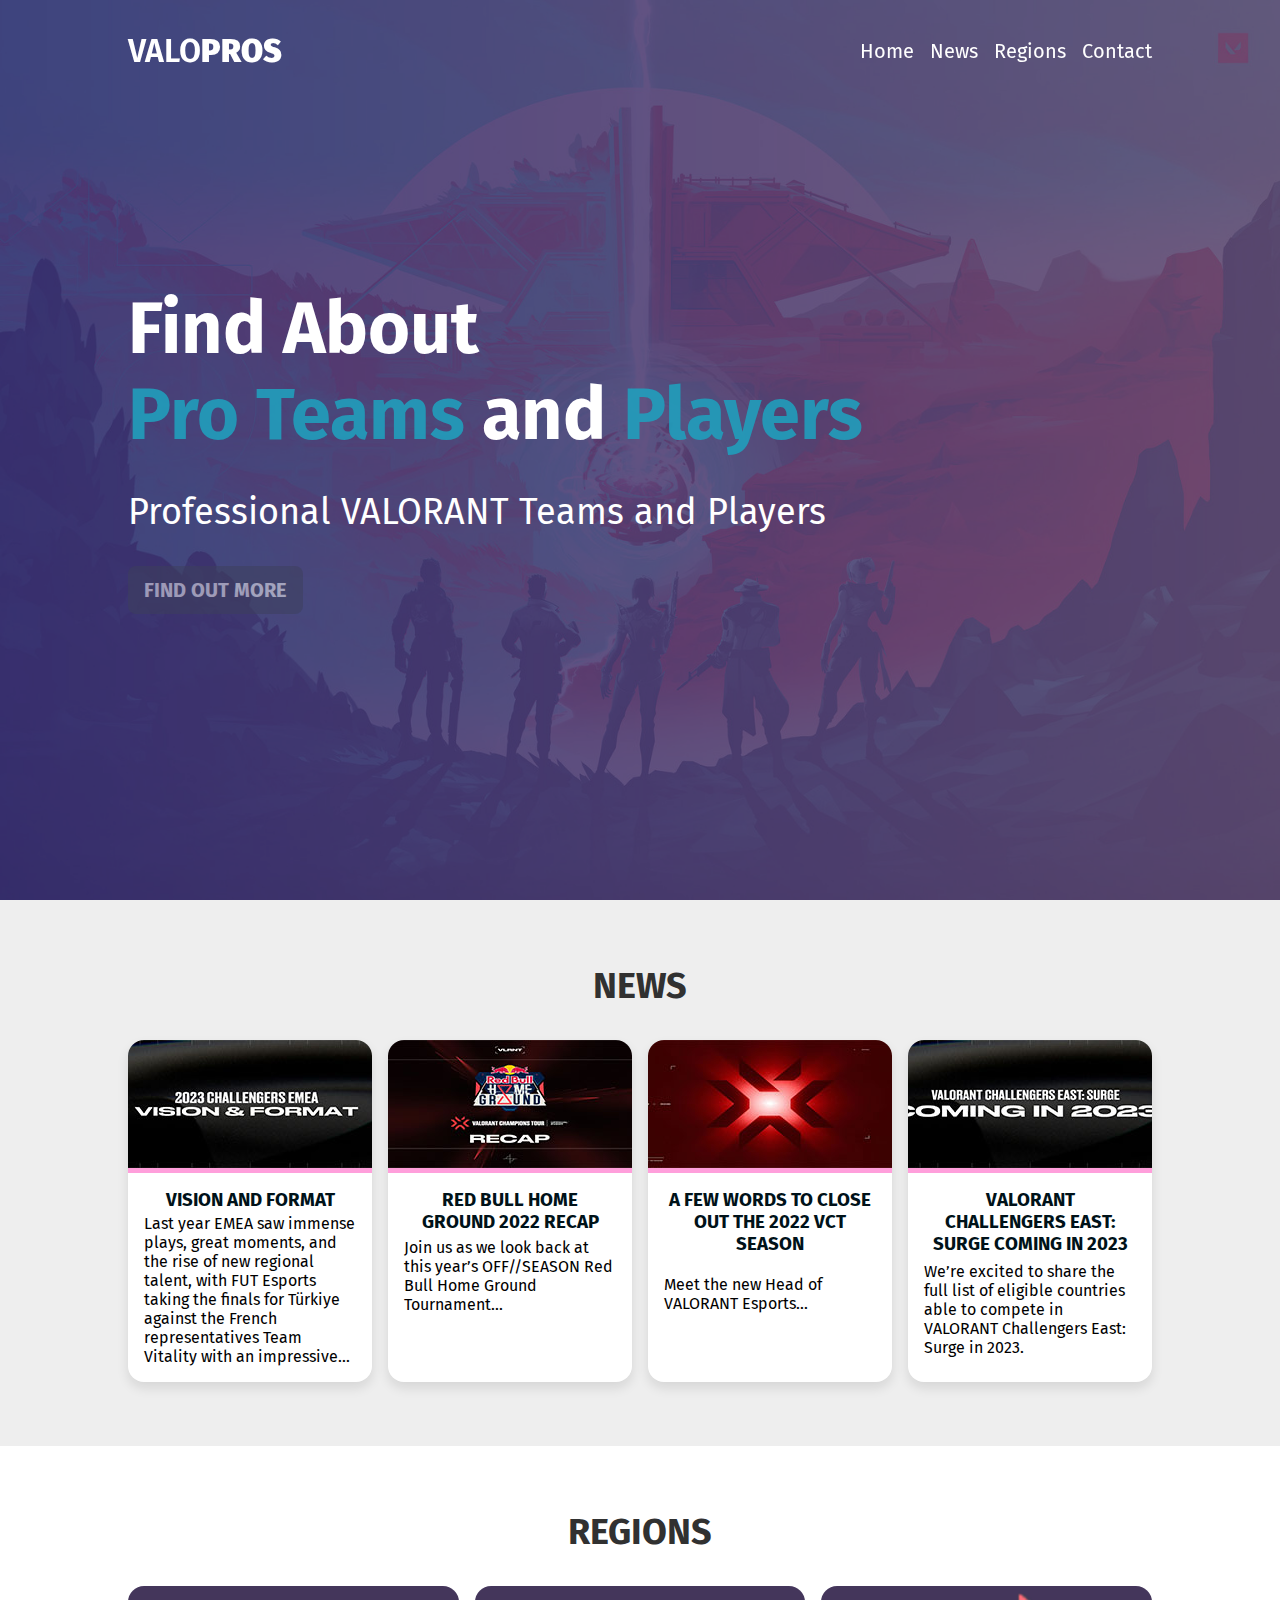
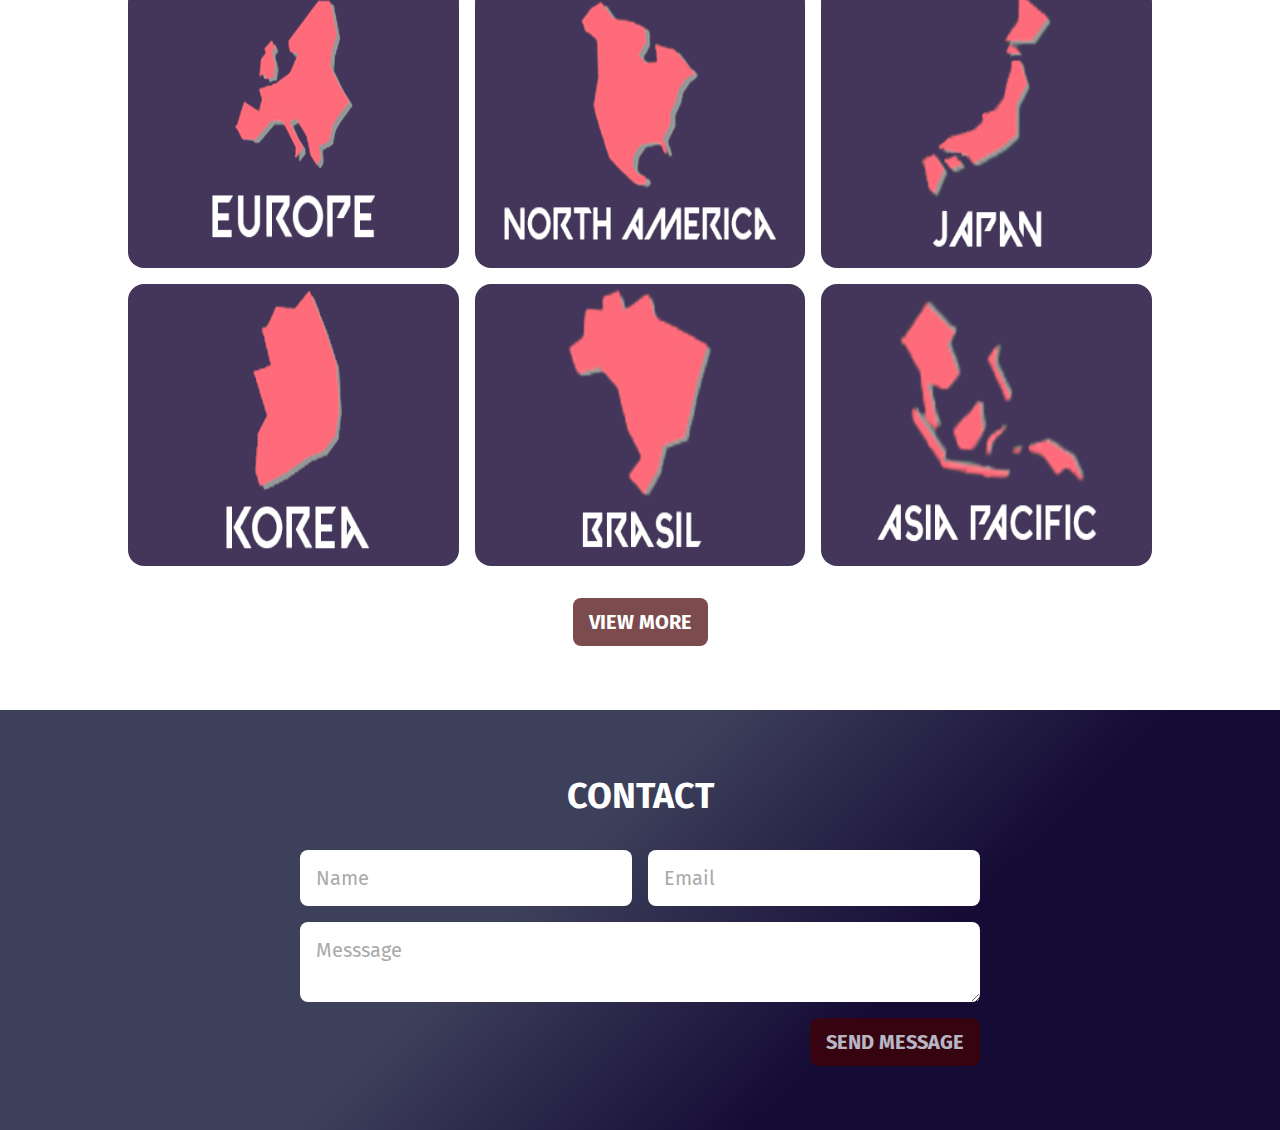
<file: index.html>
<!DOCTYPE html>
<html lang="en">
<head>
	<meta charset="UTF-8">
	<meta name="viewport" content="width=device-width, initial-scale=1.0">
	<title>VALO PROS</title>

	<link rel="preconnect" href="https://fonts.gstatic.com" />
	<link href="https://fonts.googleapis.com/css2?family=Fira+Sans:ital,wght@0,400;0,600;0,700;0,900;1,400;1,600;1,700&display=swap" rel="stylesheet" />

	<link rel="stylesheet" href="./assets/css/main.css" />
</head>
<body>
	<header>
		<div class="container">
			<h2><span>VALO</span>PROS</h2>
			<nav>
				<a href="index.html">Home</a>
				<a href="#services">News</a>
				<a href="#projects">Regions</a>
				<a href="#contact">Contact</a>
			</nav>
			<button class="hamburger">
				<div class="bar"></div>
			</button>
		</div>
	</header>
	<nav class="mobile-nav">
		<a href="index.html">Home</a>
		<a href="#services">News</a>
		<a href="#projects">Regions</a>
		<a href="#contact">Contact</a>
	</nav>
	<main>
		<section class="banner">
			<div class="container">
				<h1>
					Find About <br class="hide-mob" />
					<span>Pro Teams</span> and <span>Players</span>
				</h1>

				<h3>Professional VALORANT Teams and Players</h3>

				<a href="#" class="button" id="bannerbutton">Find out more</a>
			</div>
		</section>

		<section id="services" class="services">
			<div class="container">
				<h2>News</h2>
				
				<div class="services-grid">

					<div class="service">
						<figure class="img-box">
							<a href="https://valorantesports.com/news/challengers-emea-2023-vision-and-format/en-gb"><img src="./assets/images/news-1.jpg" alt="Website Service" class="img" /></a>
						</figure>
						<div class="content">
							<a href="https://valorantesports.com/news/challengers-emea-2023-vision-and-format/en-gb" target="_blank"><h3>VISION AND FORMAT</h3></a>
							<p style="margin-top: 3px;;">
								Last year EMEA saw immense plays, great moments, and the rise of new regional talent, 
								with FUT Esports taking the finals for Türkiye against the French representatives Team Vitality with an impressive...
							</p>
						</div>
					</div>

					<div class="service">
						<figure class="img-box">
							<a href="https://valorantesports.com/news/red-bull-home-ground-2022-recap-100-thieves-reign-supreme/en-gb"><img src="./assets/images/news-2.jpg" alt="App Service" class="img" /></a>
						</figure>
						<div class="content">
							<a href="https://valorantesports.com/news/red-bull-home-ground-2022-recap-100-thieves-reign-supreme/en-gb" target="_blank"><h3>RED BULL HOME GROUND 2022 RECAP</h3></a>
							<p style="margin-top: 5px;">
								Join us as we look back at this year’s OFF//SEASON Red Bull Home Ground Tournament...
							</p>
						</div>
					</div>
					
					<div class="service">
						<figure class="img-box">
							<a href="https://valorantesports.com/news/a-few-words-to-close-out-the-2022-vct-season/en-gb"><img src="./assets/images/news-3.jpg" alt="Games Service" class="img" /></a>
						</figure>
						<div class="content">
							<a href="https://valorantesports.com/news/a-few-words-to-close-out-the-2022-vct-season/en-gb" target="_blank"><h3>A FEW WORDS TO CLOSE OUT THE 2022 VCT SEASON</h3></a>
							
							<p style="margin-top: 20px; ">
								Meet the new Head of VALORANT Esports...
							</p>
						</div>
					</div>

					<div class="service">
						<figure class="img-box">
							<a href="https://valorantesports.com/news/valorant-challengers-east-surge-coming-in-2023/en-gb"><img src="./assets/images/news-4.jpg" alt="Mentoring Service" class="img" /></a>
						</figure>
						<div class="content">
							<a href="https://valorantesports.com/news/valorant-challengers-east-surge-coming-in-2023/en-gb" target="_blank"><h3>VALORANT CHALLENGERS EAST: SURGE COMING IN 2023</h3></a>
							<p style="margin-top: 7px;">We’re excited to share the full list of eligible countries 
							   able to compete in VALORANT Challengers East: Surge in 2023.
							</p>
						</div>
					</div>

				</div>
			</div>
		</section>

		<section class="projects" id="projects">
			<div class="container">
				<h2>Regions</h2>
				
				<div class="projects-grid">
					
					<div class="project">
						<div class="EU">
							<div class="content">
							
							<h3 >EU</h3>
							<p>
								Lorem ipsum dolor sit, amet consectetur adipisicing elit. Dolores, mollitia voluptas dolore reprehenderit nulla consectetur ipsa accusantium facilis! Cumque, voluptate!</p>
							<a href="./assets/alter/eu.html" class="button" target="_self">Learn more</a>
							</div>
						</div>
					</div>
					<div class="project">
						<div class="NA">
							<div class="content">
							<h3>NA</h3>
							<p>Lorem ipsum dolor sit, amet consectetur adipisicing elit. Dolores, mollitia voluptas dolore reprehenderit nulla consectetur ipsa accusantium facilis! Cumque, voluptate!</p>
							<a href="./assets/alter/na.html" class="button" target="_self">Learn more</a>
							</div>
						</div>
					</div>
					<div class="project">
						<div class="JAPAN">
							<div class="content">
							<h3>JAPAN</h3>
							<p>Lorem ipsum dolor sit, amet consectetur adipisicing elit. Dolores, mollitia voluptas dolore reprehenderit nulla consectetur ipsa accusantium facilis! Cumque, voluptate!</p>
							<a href="./assets/alter/japan.html" class="button" target="_self">Learn more</a>
							</div>
						</div>
					</div>
					<div class="project">
						<div class="KR">
							<div class="content">
							<h3>KR</h3>
							<p>Lorem ipsum dolor sit, amet consectetur adipisicing elit. Dolores, mollitia voluptas dolore reprehenderit nulla consectetur ipsa accusantium facilis! Cumque, voluptate!</p>
							<a href="./assets/alter/kr.html" class="button" target="_self">Learn more</a>
							</div>
						</div>
					</div>
					<div class="project">
						<div class="BR">
							<div class="content">
							<h3>BR</h3>
							<p>Lorem ipsum dolor sit, amet consectetur adipisicing elit. Dolores, mollitia voluptas dolore reprehenderit nulla consectetur ipsa accusantium facilis! Cumque, voluptate!</p>
							<a href="./assets/alter/br.html" class="button" target="_self">Learn more</a>
							</div>
						</div>
					</div>
					<div class="project">
						<div class="AP">
							<div class="content">
							<h3>AP</h3>
							<p>Lorem ipsum dolor sit, amet consectetur adipisicing elit. Dolores, mollitia voluptas dolore reprehenderit nulla consectetur ipsa accusantium facilis! Cumque, voluptate!</p>
							<a href="./assets/alter/ap.html" class="button" target="_self">Learn more</a>
							</div>
						</div>
					</div>
				</div>

				<div class="center">
					<a href="#" class="button">View more</a>
				</div>
			</div>
		</section>

		<section class="contact" id="contact">
			<div class="container">
				<h2>Contact</h2>
				
				<form>
					<div class="form-grid">
						<input type="text" name="name" id="name" placeholder="Name" class="form-element" />
						<input type="email" name="email" id="email" placeholder="Email" class="form-element" />
						<textarea name="message" id="message" placeholder="Messsage" class="form-area"></textarea>
					</div>
					<div class="right-align">
						<input type="submit" value="Send message" class="button" />
					</div>
				</form>
			</div>
		</section>
	</main>
	<script src="./assets/js/main.js"></script>
</body>
</html>
</file>
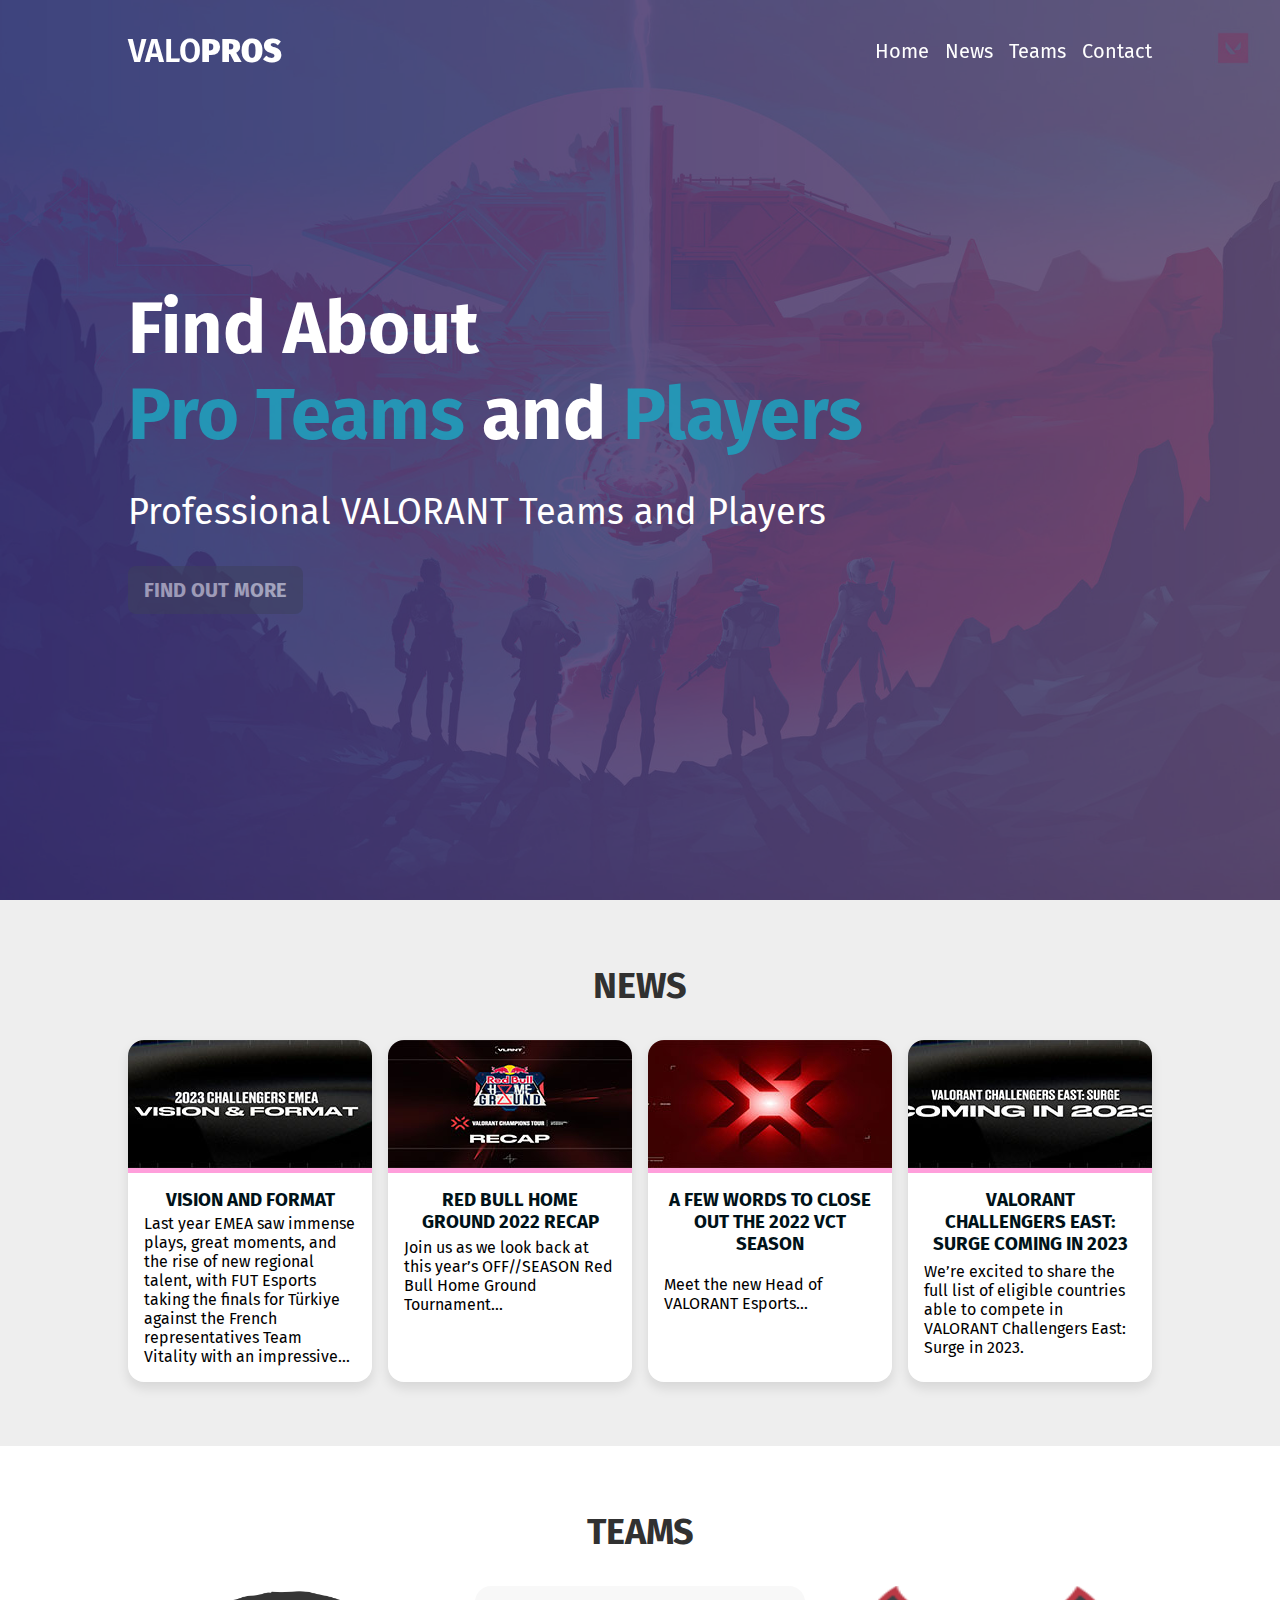
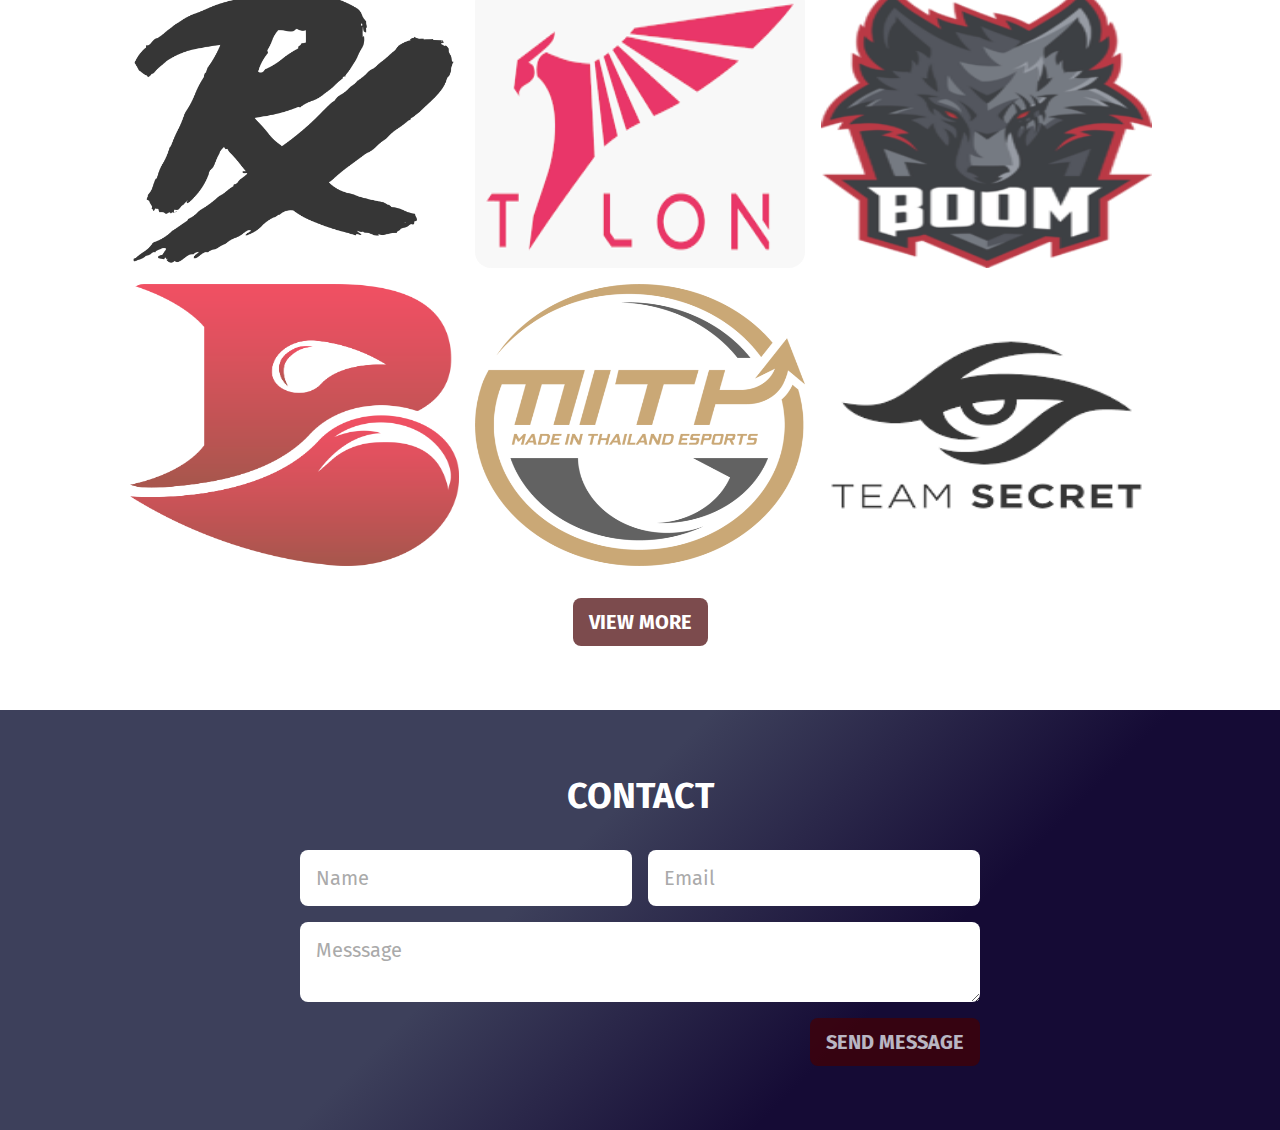
<file: assets/alter/ap.html>
<!DOCTYPE html>
<html lang="en">
<head>
	<meta charset="UTF-8">
	<meta name="viewport" content="width=device-width, initial-scale=1.0">
	<title>VALO PROS</title>

	<link rel="preconnect" href="https://fonts.gstatic.com" />
	<link href="https://fonts.googleapis.com/css2?family=Fira+Sans:ital,wght@0,400;0,600;0,700;0,900;1,400;1,600;1,700&display=swap" rel="stylesheet" />

	<link rel="stylesheet" href="../css/ap.css" />
</head>
<body>
	<header>
		<div class="container">
			<h2><span>VALO</span>PROS</h2>
			<nav>
				<a href="../../index.html">Home</a>
				<a href="#services">News</a>
				<a href="#projects">Teams</a>
				<a href="#contact">Contact</a>
			</nav>
			<button class="hamburger">
				<div class="bar"></div>
			</button>
		</div>
	</header>
	<nav class="mobile-nav">
		<a href="../../index.html">Home</a>
		<a href="#services">News</a>
		<a href="#projects">Teams</a>
		<a href="#contact">Contact</a>
	</nav>
	<main>
		<section class="banner">
			<div class="container">
				<h1>
					Find About <br class="hide-mob" />
					<span>Pro Teams</span> and <span>Players</span>
				</h1>

				<h3>Professional VALORANT Teams and Players</h3>

				<a href="#" class="button" id="bannerbutton">Find out more</a>
			</div>
		</section>

		<section id="services" class="services">
			<div class="container">
				<h2>News</h2>
				
				<div class="services-grid">

					<div class="service">
						<figure class="img-box">
							<img src="../images/news-1.jpg" alt="Website Service" class="img" />
						</figure>
						<div class="content">
							<a href="https://valorantesports.com/news/challengers-emea-2023-vision-and-format/en-gb" target="_blank"><h3>VISION AND FORMAT</h3></a>
							<p style="margin-top: 3px;;">
								Last year EMEA saw immense plays, great moments, and the rise of new regional talent, 
								with FUT Esports taking the finals for Türkiye against the French representatives Team Vitality with an impressive...
							</p>
						</div>
					</div>

					<div class="service">
						<figure class="img-box">
							<img src="../images/news-2.jpg" alt="App Service" class="img" />
						</figure>
						<div class="content">
							<a href="https://valorantesports.com/news/red-bull-home-ground-2022-recap-100-thieves-reign-supreme/en-gb" target="_blank"><h3>RED BULL HOME GROUND 2022 RECAP</h3></a>
							<p style="margin-top: 5px;">
								Join us as we look back at this year’s OFF//SEASON Red Bull Home Ground Tournament...
							</p>
						</div>
					</div>
					
					<div class="service">
						<figure class="img-box">
							<img src="../images/news-3.jpg" alt="Games Service" class="img" />
						</figure>
						<div class="content">
							<a href="https://valorantesports.com/news/a-few-words-to-close-out-the-2022-vct-season/en-gb" target="_blank"><h3>A FEW WORDS TO CLOSE OUT THE 2022 VCT SEASON</h3></a>
							
							<p style="margin-top: 20px; ">
								Meet the new Head of VALORANT Esports...
							</p>
						</div>
					</div>

					<div class="service">
						<figure class="img-box">
							<img src="../images/news-4.jpg" alt="Mentoring Service" class="img" />
						</figure>
						<div class="content">
							<a href="https://valorantesports.com/news/valorant-challengers-east-surge-coming-in-2023/en-gb" target="_blank"><h3>VALORANT CHALLENGERS EAST: SURGE COMING IN 2023</h3></a>
							<p style="margin-top: 7px;">We’re excited to share the full list of eligible countries 
							   able to compete in VALORANT Challengers East: Surge in 2023.
							</p>
						</div>
					</div>

				</div>
			</div>
		</section>

		<section class="projects" id="projects">
			<div class="container">
				<h2>Teams</h2>
				
				<div class="projects-grid">
					
					<div class="project">
						<div class="EU">
							<div class="content">
							
							<h3 >Paper Rex</h3>
							<p>
								Lorem ipsum dolor sit, amet consectetur adipisicing elit. Dolores, mollitia voluptas dolore reprehenderit nulla consectetur ipsa accusantium facilis! Cumque, voluptate!</p>
							<a href="rex.html" class="button" class="button2" target="_self">Learn more</a>
							</div>
						</div>
					</div>
					<div class="project">
						<div class="NA">
							<div class="content">
							<h3>Talon Esports</h3>
							<p>Lorem ipsum dolor sit, amet consectetur adipisicing elit. Dolores, mollitia voluptas dolore reprehenderit nulla consectetur ipsa accusantium facilis! Cumque, voluptate!</p>
							<a href="#" class="button" target="_self">Learn more</a>
							</div>
						</div>
					</div>
					<div class="project">
						<div class="JAPAN">
							<div class="content">
							<h3>Boom Esports</h3>
							<p>Lorem ipsum dolor sit, amet consectetur adipisicing elit. Dolores, mollitia voluptas dolore reprehenderit nulla consectetur ipsa accusantium facilis! Cumque, voluptate!</p>
							<a href="#" class="button" target="_self">Learn more</a>
							</div>
						</div>
					</div>
					<div class="project">
						<div class="KR">
							<div class="content">
							<h3>Bleed</h3>
							<p>Lorem ipsum dolor sit, amet consectetur adipisicing elit. Dolores, mollitia voluptas dolore reprehenderit nulla consectetur ipsa accusantium facilis! Cumque, voluptate!</p>
							<a href="#" class="button" target="_self">Learn more</a>
							</div>
						</div>
					</div>
					<div class="project">
						<div class="BR">
							<div class="content">
							<h3>Made in Thailand</h3>
							<p>Lorem ipsum dolor sit, amet consectetur adipisicing elit. Dolores, mollitia voluptas dolore reprehenderit nulla consectetur ipsa accusantium facilis! Cumque, voluptate!</p>
							<a href="#" class="button" target="_self">Learn more</a>
							</div>
						</div>
					</div>
					<div class="project">
						<div class="AP">
							<div class="content">
							<h3>Team Secret</h3>
							<p>Lorem ipsum dolor sit, amet consectetur adipisicing elit. Dolores, mollitia voluptas dolore reprehenderit nulla consectetur ipsa accusantium facilis! Cumque, voluptate!</p>
							<a href="#" class="button" target="_self">Learn more</a>
							</div>
						</div>
					</div>
				</div>

				<div class="center">
					<a href="#" class="button">View more</a>
				</div>
			</div>
		</section>

		<section class="contact" id="contact">
			<div class="container">
				<h2>Contact</h2>
				
				<form>
					<div class="form-grid">
						<input type="text" name="name" id="name" placeholder="Name" class="form-element" />
						<input type="email" name="email" id="email" placeholder="Email" class="form-element" />
						<textarea name="message" id="message" placeholder="Messsage" class="form-area"></textarea>
					</div>
					<div class="right-align">
						<input type="submit" value="Send message" class="button" />
					</div>
				</form>
			</div>
		</section>
	</main>
	<script src="../js/main.js"></script>
</body>
</html>
</file>
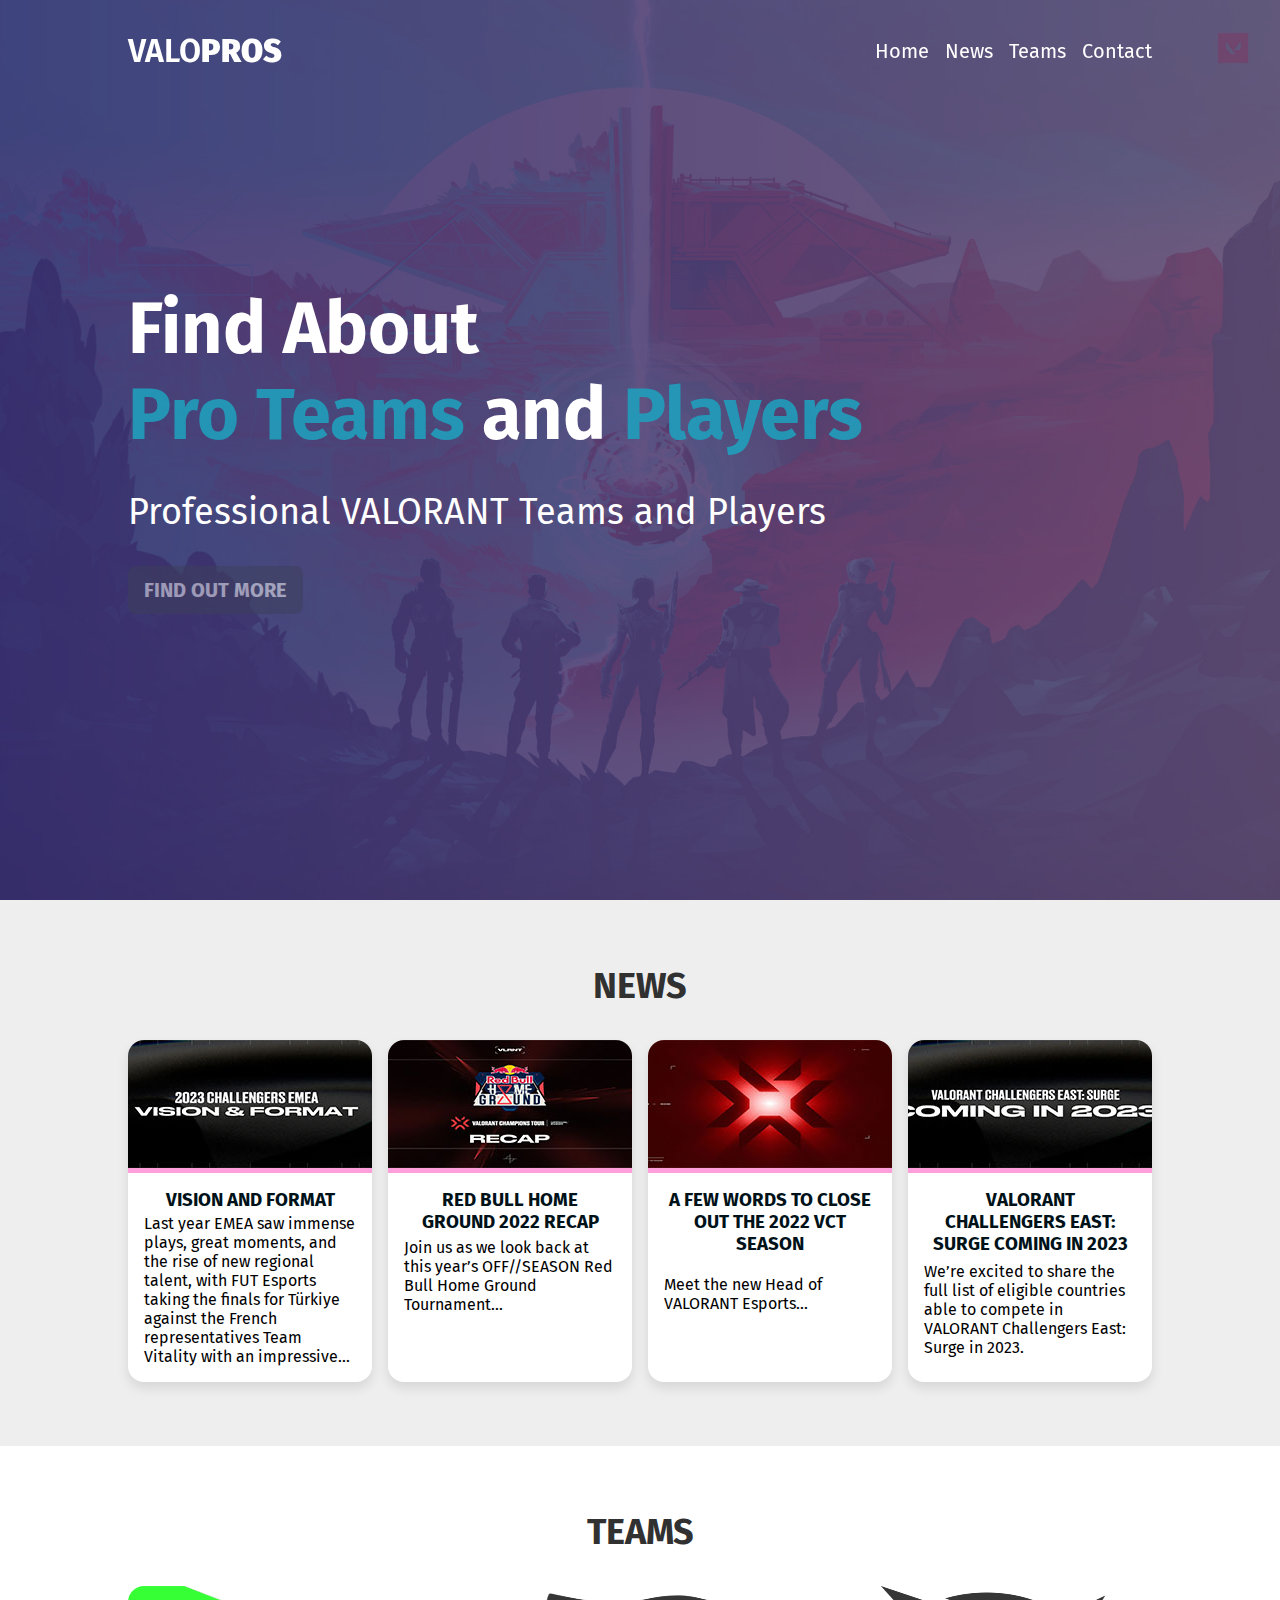
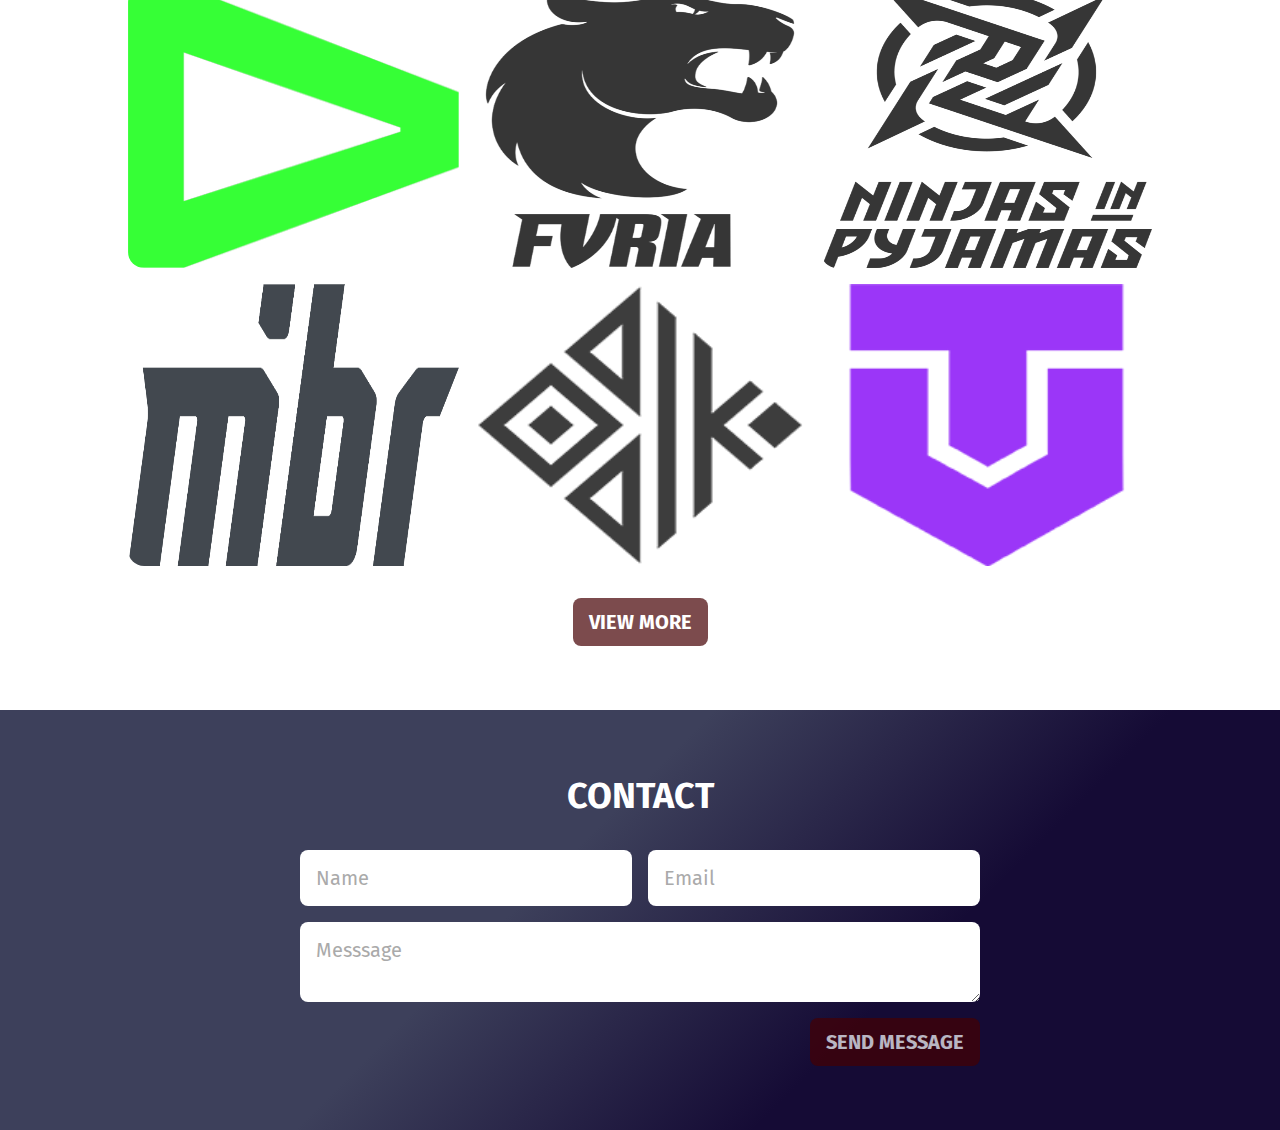
<file: assets/alter/br.html>
<!DOCTYPE html>
<html lang="en">
<head>
	<meta charset="UTF-8">
	<meta name="viewport" content="width=device-width, initial-scale=1.0">
	<title>VALO PROS</title>

	<link rel="preconnect" href="https://fonts.gstatic.com" />
	<link href="https://fonts.googleapis.com/css2?family=Fira+Sans:ital,wght@0,400;0,600;0,700;0,900;1,400;1,600;1,700&display=swap" rel="stylesheet" />

	<link rel="stylesheet" href="../css/br.css" />
</head>
<body>
	<header>
		<div class="container">
			<h2><span>VALO</span>PROS</h2>
			<nav>
				<a href="../../index.html">Home</a>
				<a href="#services">News</a>
				<a href="#projects">Teams</a>
				<a href="#contact">Contact</a>
			</nav>
			<button class="hamburger">
				<div class="bar"></div>
			</button>
		</div>
	</header>
	<nav class="mobile-nav">
		<a href="../../index.html">Home</a>
		<a href="#services">News</a>
		<a href="#projects">Teams</a>
		<a href="#contact">Contact</a>
	</nav>
	<main>
		<section class="banner">
			<div class="container">
				<h1>
					Find About <br class="hide-mob" />
					<span>Pro Teams</span> and <span>Players</span>
				</h1>

				<h3>Professional VALORANT Teams and Players</h3>

				<a href="#" class="button" id="bannerbutton">Find out more</a>
			</div>
		</section>

		<section id="services" class="services">
			<div class="container">
				<h2>News</h2>
				
				<div class="services-grid">

					<div class="service">
						<figure class="img-box">
							<img src="../images/news-1.jpg" alt="Website Service" class="img" />
						</figure>
						<div class="content">
							<a href="https://valorantesports.com/news/challengers-emea-2023-vision-and-format/en-gb" target="_blank"><h3>VISION AND FORMAT</h3></a>
							<p style="margin-top: 3px;;">
								Last year EMEA saw immense plays, great moments, and the rise of new regional talent, 
								with FUT Esports taking the finals for Türkiye against the French representatives Team Vitality with an impressive...
							</p>
						</div>
					</div>

					<div class="service">
						<figure class="img-box">
							<img src="../images/news-2.jpg" alt="App Service" class="img" />
						</figure>
						<div class="content">
							<a href="https://valorantesports.com/news/red-bull-home-ground-2022-recap-100-thieves-reign-supreme/en-gb" target="_blank"><h3>RED BULL HOME GROUND 2022 RECAP</h3></a>
							<p style="margin-top: 5px;">
								Join us as we look back at this year’s OFF//SEASON Red Bull Home Ground Tournament...
							</p>
						</div>
					</div>
					
					<div class="service">
						<figure class="img-box">
							<img src="../images/news-3.jpg" alt="Games Service" class="img" />
						</figure>
						<div class="content">
							<a href="https://valorantesports.com/news/a-few-words-to-close-out-the-2022-vct-season/en-gb" target="_blank"><h3>A FEW WORDS TO CLOSE OUT THE 2022 VCT SEASON</h3></a>
							
							<p style="margin-top: 20px; ">
								Meet the new Head of VALORANT Esports...
							</p>
						</div>
					</div>

					<div class="service">
						<figure class="img-box">
							<img src="../images/news-4.jpg" alt="Mentoring Service" class="img" />
						</figure>
						<div class="content">
							<a href="https://valorantesports.com/news/valorant-challengers-east-surge-coming-in-2023/en-gb" target="_blank"><h3>VALORANT CHALLENGERS EAST: SURGE COMING IN 2023</h3></a>
							<p style="margin-top: 7px;">We’re excited to share the full list of eligible countries 
							   able to compete in VALORANT Challengers East: Surge in 2023.
							</p>
						</div>
					</div>

				</div>
			</div>
		</section>

		<section class="projects" id="projects">
			<div class="container">
				<h2>Teams</h2>
				
				<div class="projects-grid">
					
					<div class="project">
						<div class="EU">
							<div class="content">
							
							<h3>LOUD</h3>
							<p>
								Lorem ipsum dolor sit, amet consectetur adipisicing elit. Dolores, mollitia voluptas dolore reprehenderit nulla consectetur ipsa accusantium facilis! Cumque, voluptate!</p>
							<a href="loud.html" class="button" class="button2" target="_self">Learn more</a>
							</div>
						</div>
					</div>
					<div class="project">
						<div class="NA">
							<div class="content">
							<h3>FURIA</h3>
							<p>Lorem ipsum dolor sit, amet consectetur adipisicing elit. Dolores, mollitia voluptas dolore reprehenderit nulla consectetur ipsa accusantium facilis! Cumque, voluptate!</p>
							<a href="#" class="button" target="_self">Learn more</a>
							</div>
						</div>
					</div>
					<div class="project">
						<div class="JAPAN">
							<div class="content">
							<h3>NIP</h3>
							<p>Lorem ipsum dolor sit, amet consectetur adipisicing elit. Dolores, mollitia voluptas dolore reprehenderit nulla consectetur ipsa accusantium facilis! Cumque, voluptate!</p>
							<a href="#" class="button" target="_self">Learn more</a>
							</div>
						</div>
					</div>
					<div class="project">
						<div class="KR">
							<div class="content">
							<h3>MIBR</h3>
							<p>Lorem ipsum dolor sit, amet consectetur adipisicing elit. Dolores, mollitia voluptas dolore reprehenderit nulla consectetur ipsa accusantium facilis! Cumque, voluptate!</p>
							<a href="#" class="button" target="_self">Learn more</a>
							</div>
						</div>
					</div>
					<div class="project">
						<div class="BR">
							<div class="content">
							<h3>ODDIK</h3>
							<p>Lorem ipsum dolor sit, amet consectetur adipisicing elit. Dolores, mollitia voluptas dolore reprehenderit nulla consectetur ipsa accusantium facilis! Cumque, voluptate!</p>
							<a href="#" class="button" target="_self">Learn more</a>
							</div>
						</div>
					</div>
					<div class="project">
						<div class="AP">
							<div class="content">
							<h3>THE ONION</h3>
							<p>Lorem ipsum dolor sit, amet consectetur adipisicing elit. Dolores, mollitia voluptas dolore reprehenderit nulla consectetur ipsa accusantium facilis! Cumque, voluptate!</p>
							<a href="#" class="button" target="_self">Learn more</a>
							</div>
						</div>
					</div>
				</div>

				<div class="center">
					<a href="#" class="button">View more</a>
				</div>
			</div>
		</section>

		<section class="contact" id="contact">
			<div class="container">
				<h2>Contact</h2>
				
				<form>
					<div class="form-grid">
						<input type="text" name="name" id="name" placeholder="Name" class="form-element" />
						<input type="email" name="email" id="email" placeholder="Email" class="form-element" />
						<textarea name="message" id="message" placeholder="Messsage" class="form-area"></textarea>
					</div>
					<div class="right-align">
						<input type="submit" value="Send message" class="button" />
					</div>
				</form>
			</div>
		</section>
	</main>
	<script src="../js/main.js"></script>
</body>
</html>
</file>
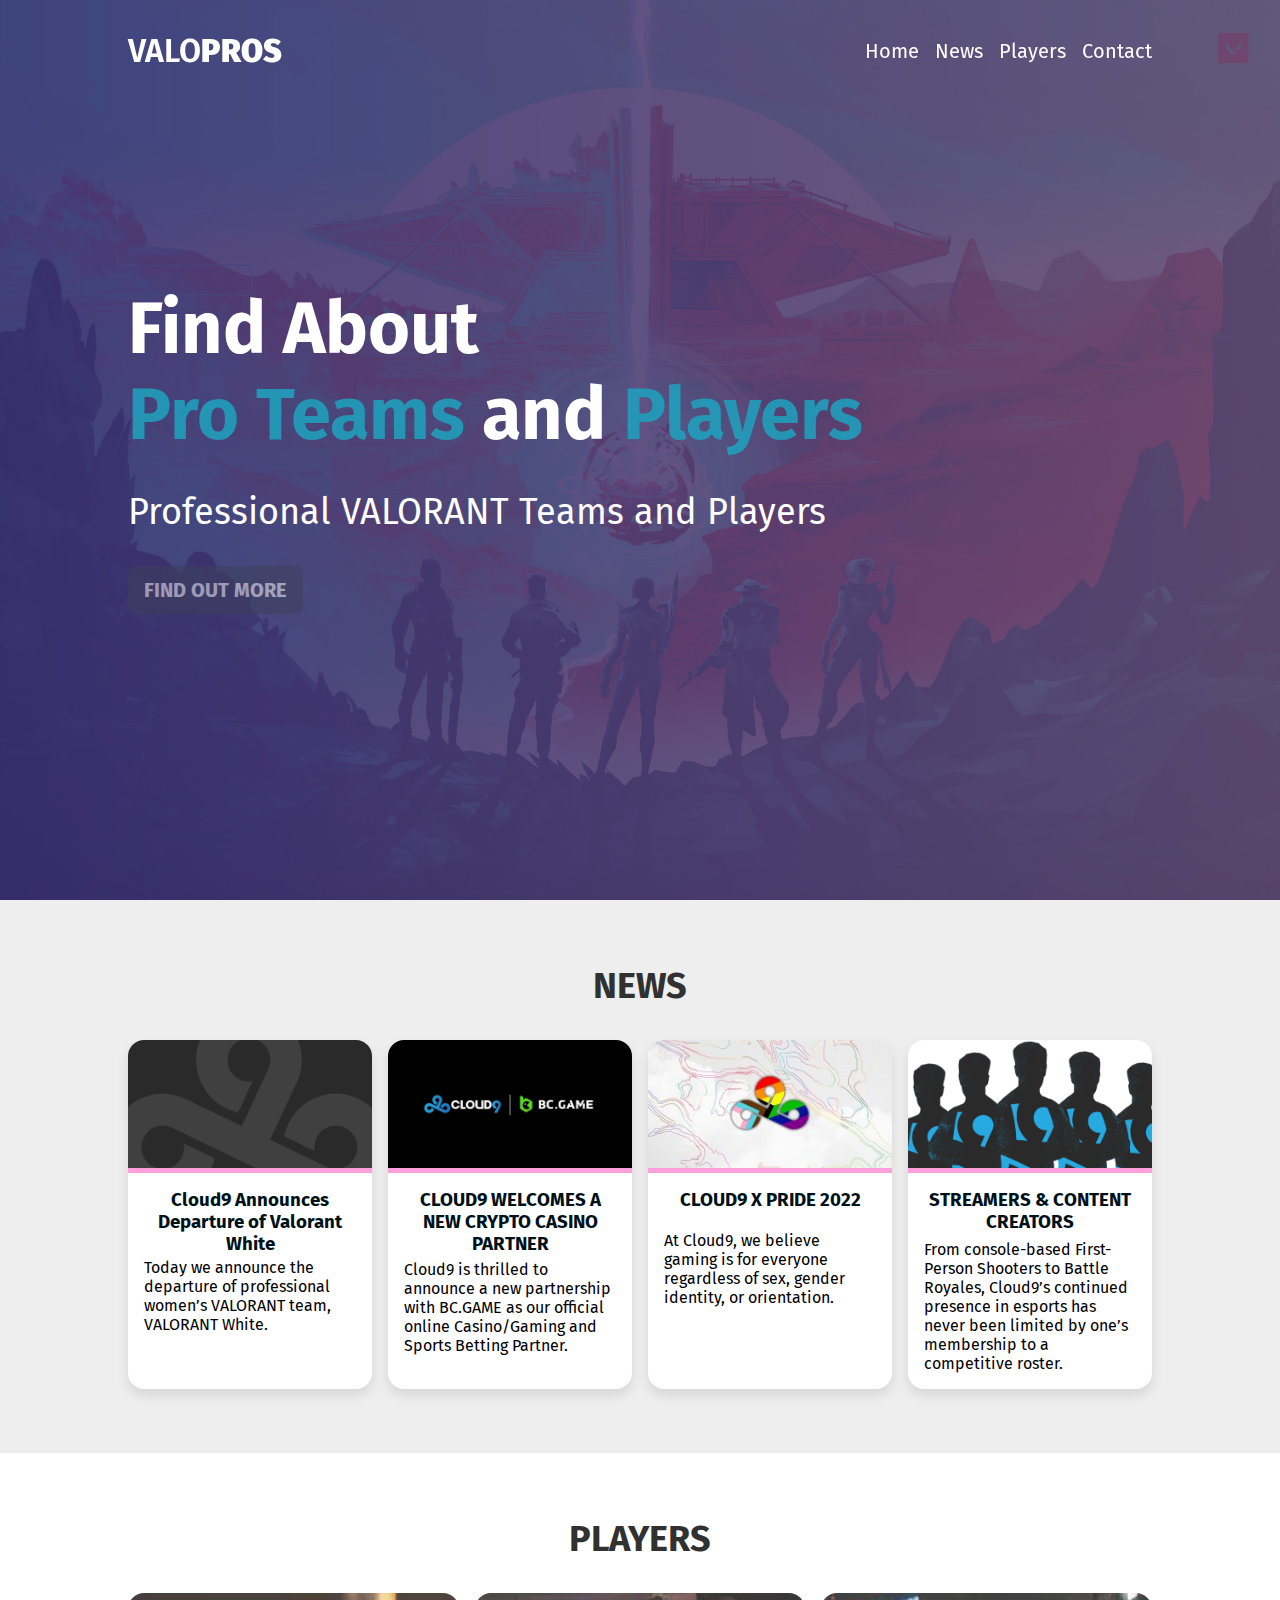
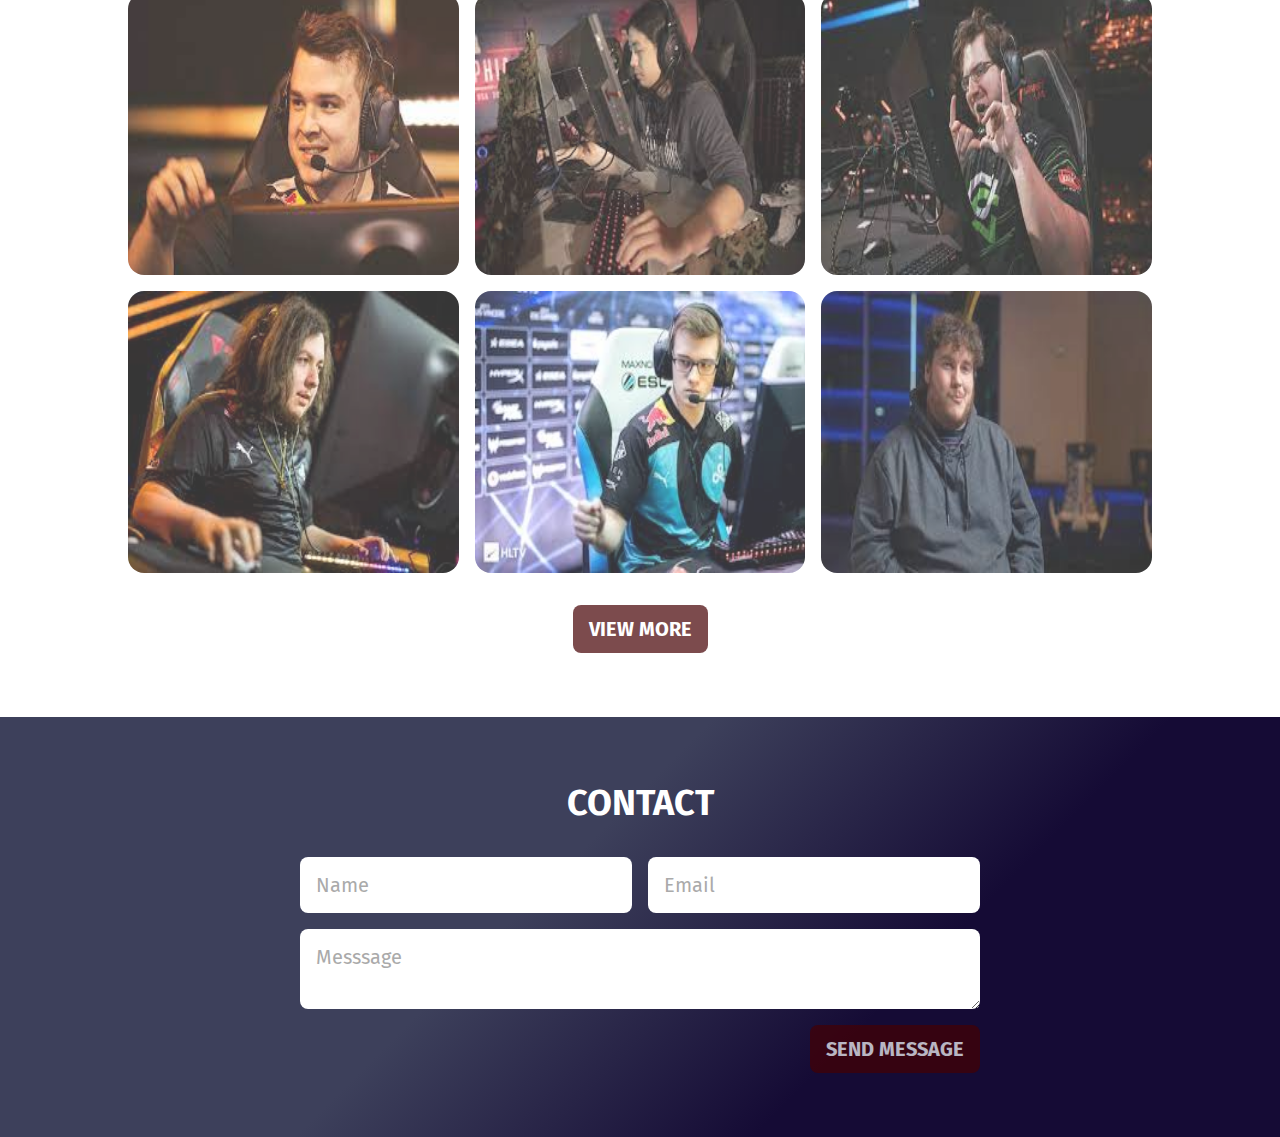
<file: assets/alter/cloud.html>
<!DOCTYPE html>
<html lang="en">
<head>
	<meta charset="UTF-8">
	<meta name="viewport" content="width=device-width, initial-scale=1.0">
	<title>VALO PROS</title>

	<link rel="preconnect" href="https://fonts.gstatic.com" />
	<link href="https://fonts.googleapis.com/css2?family=Fira+Sans:ital,wght@0,400;0,600;0,700;0,900;1,400;1,600;1,700&display=swap" rel="stylesheet" />

	<link rel="stylesheet" href="../css/cloud.css" />
</head>
<body>
	<header>
		<div class="container">
			<h2><span>VALO</span>PROS</h2>
			<nav>
				<a href="../../index.html">Home</a>
				<a href="#services">News</a>
				<a href="#projects">Players</a>
				<a href="#contact">Contact</a>
			</nav>
			<button class="hamburger">
				<div class="bar"></div>
			</button>
		</div>
	</header>
	<nav class="mobile-nav">
		<a href="../../index.html">Home</a>
		<a href="#services">News</a>
		<a href="#projects">Players</a>
		<a href="#contact">Contact</a>
	</nav>
	<main>
		<section class="banner">
			<div class="container">
				<h1>
					Find About <br class="hide-mob" />
					<span>Pro Teams</span> and <span>Players</span>
				</h1>

				<h3>Professional VALORANT Teams and Players</h3>

				<a href="#" class="button" id="bannerbutton">Find out more</a>
			</div>
		</section>

		<section id="services" class="services">
			<div class="container">
				<h2>News</h2>
				
				<div class="services-grid">

					<div class="service">
						<figure class="img-box">
							<img src="../images/logos/NA/cloud9/news/news1.png" alt="Website Service" class="img" />
						</figure>
						<div class="content">
							<a href="https://cloud9.gg/latest/cloud9-announces-departure-of-valorant-white/" target="_blank"><h3>Cloud9 Announces Departure of Valorant White</h3></a>
							<p style="margin-top: 3px;;">
								Today we announce the departure of professional women’s VALORANT team, VALORANT White.
							</p>
						</div>
					</div>

					<div class="service">
						<figure class="img-box">
							<img src="../images/logos/NA/cloud9/news/news2.png" alt="App Service" class="img" />
						</figure>
						<div class="content">
							<a href="https://cloud9.gg/latest/cloud9-welcomes-a-new-crypto-casino-partner-bc-game/" target="_blank"><h3>CLOUD9 WELCOMES A NEW CRYPTO CASINO PARTNER</h3></a>
							<p style="margin-top: 5px;">
								Cloud9 is thrilled to announce a new partnership with BC.GAME as our official online Casino/Gaming and Sports Betting Partner.
							</p>
						</div>
					</div>
					
					<div class="service">
						<figure class="img-box">
							<img src="../images/logos/NA/cloud9/news/news3.jpeg" alt="Games Service" class="img" />
						</figure>
						<div class="content">
							<a href="https://cloud9.gg/latest/cloud9-x-pride-2022/" target="_blank"><h3>CLOUD9 X PRIDE 2022</h3></a>
							
							<p style="margin-top: 20px; ">
								At Cloud9, we believe gaming is for everyone regardless of sex, gender identity, or orientation.
							</p>
						</div>
					</div>

					<div class="service">
						<figure class="img-box">
							<img src="../images/logos/NA/cloud9/news/news4.png" alt="Mentoring Service" class="img" />
						</figure>
						<div class="content">
							<a href="https://cloud9.gg/teams/streamers-creators/" target="_blank"><h3>STREAMERS & CONTENT CREATORS </h3></a>
							<p style="margin-top: 7px;">From console-based First-Person Shooters to Battle Royales, Cloud9’s continued presence in esports 
								has never been limited by one’s membership to a competitive roster.
							</p>
						</div>
					</div>

				</div>
			</div>
		</section>

		<section class="projects" id="projects">
			<div class="container">
				<h2>PLAYERS</h2>
				
				<div class="projects-grid">
					
					<div class="project">
						<div class="EU">
							<div class="content">
							
							<h3 >Vanity</h3>
							<p>
								Lorem ipsum dolor sit, amet consectetur adipisicing elit. Dolores, mollitia voluptas dolore reprehenderit nulla consectetur ipsa accusantium facilis! Cumque, voluptate!</p>
							<a href="https://www.vlr.gg/player/7870/vanity" class="button" class="button2" target="_blank">Learn more</a>
							</div>
						</div>
					</div>
					<div class="project">
						<div class="NA">
							<div class="content">
							<h3>Xeppa</h3>
							<p>Lorem ipsum dolor sit, amet consectetur adipisicing elit. Dolores, mollitia voluptas dolore reprehenderit nulla consectetur ipsa accusantium facilis! Cumque, voluptate!</p>
							<a href="https://www.vlr.gg/player/7871/xeppaa" class="button" target="_blank">Learn more</a>
							</div>
						</div>
					</div>
					<div class="project">
						<div class="JAPAN">
							<div class="content">
							<h3>Yay</h3>
							<p>Lorem ipsum dolor sit, amet consectetur adipisicing elit. Dolores, mollitia voluptas dolore reprehenderit nulla consectetur ipsa accusantium facilis! Cumque, voluptate!</p>
							<a href="https://www.vlr.gg/player/881/yay" class="button" target="_blank">Learn more</a>
							</div>
						</div>
					</div>
					<div class="project">
						<div class="KR">
							<div class="content">
							<h3>Leaf</h3>
							<p>Lorem ipsum dolor sit, amet consectetur adipisicing elit. Dolores, mollitia voluptas dolore reprehenderit nulla consectetur ipsa accusantium facilis! Cumque, voluptate!</p>
							<a href="https://www.vlr.gg/player/7873/leaf" class="button" target="_blank">Learn more</a>
							</div>
						</div>
					</div>
					<div class="project">
						<div class="BR">
							<div class="content">
							<h3>Zellsis</h3>
							<p>Lorem ipsum dolor sit, amet consectetur adipisicing elit. Dolores, mollitia voluptas dolore reprehenderit nulla consectetur ipsa accusantium facilis! Cumque, voluptate!</p>
							<a href="https://www.vlr.gg/player/729/zellsis" class="button" target="_blank">Learn more</a>
							</div>
						</div>
					</div>
					<div class="project">
						<div class="AP">
							<div class="content">
							<h3>Coach:mCe</h3>
							<p>Lorem ipsum dolor sit, amet consectetur adipisicing elit. Dolores, mollitia voluptas dolore reprehenderit nulla consectetur ipsa accusantium facilis! Cumque, voluptate!</p>
							<a href="https://www.vlr.gg/player/7874/mce" class="button" target="_blank">Learn more</a>
							</div>
						</div>
					</div>
				</div>

				<div class="center">
					<a href="#" class="button">View more</a>
				</div>
			</div>
		</section>

		<section class="contact" id="contact">
			<div class="container">
				<h2>Contact</h2>
				
				<form>
					<div class="form-grid">
						<input type="text" name="name" id="name" placeholder="Name" class="form-element" />
						<input type="email" name="email" id="email" placeholder="Email" class="form-element" />
						<textarea name="message" id="message" placeholder="Messsage" class="form-area"></textarea>
					</div>
					<div class="right-align">
						<input type="submit" value="Send message" class="button" />
					</div>
				</form>
			</div>
		</section>
	</main>
	<script src="../js/main.js"></script>
</body>
</html>
</file>
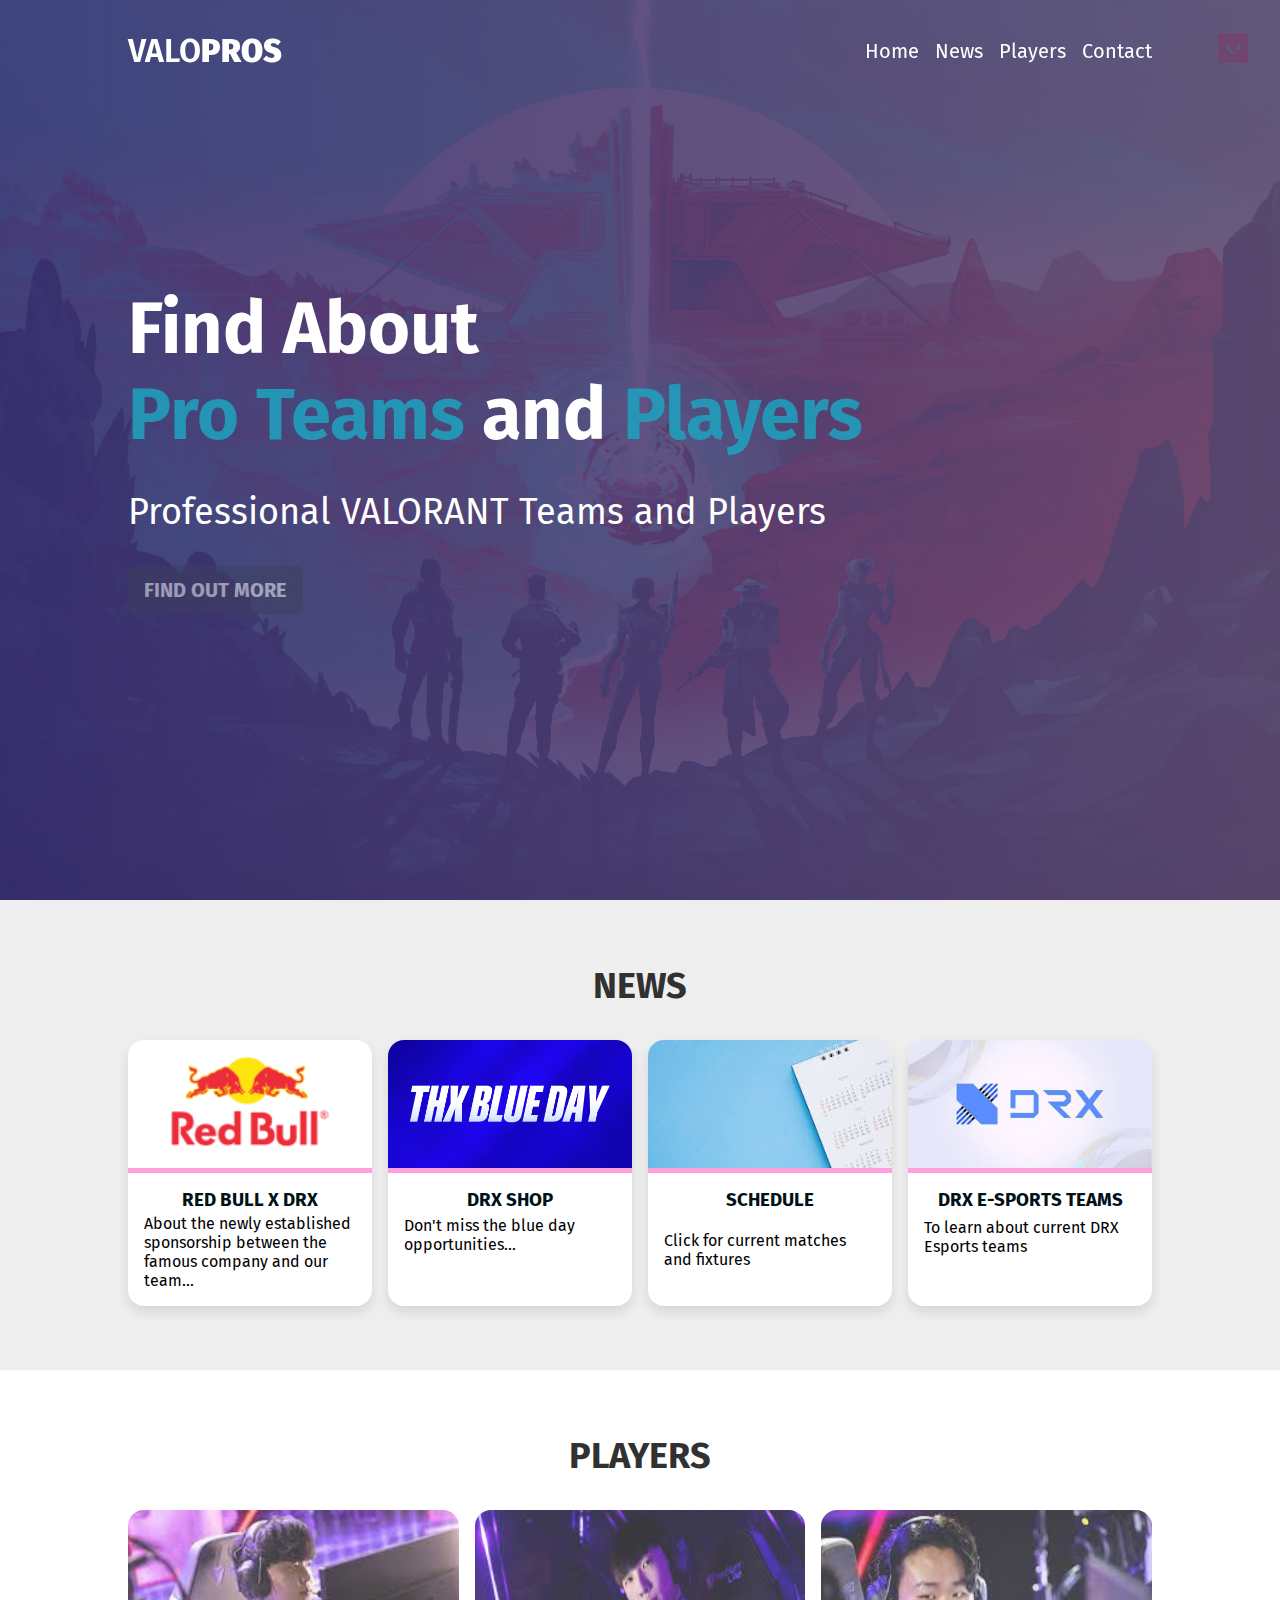
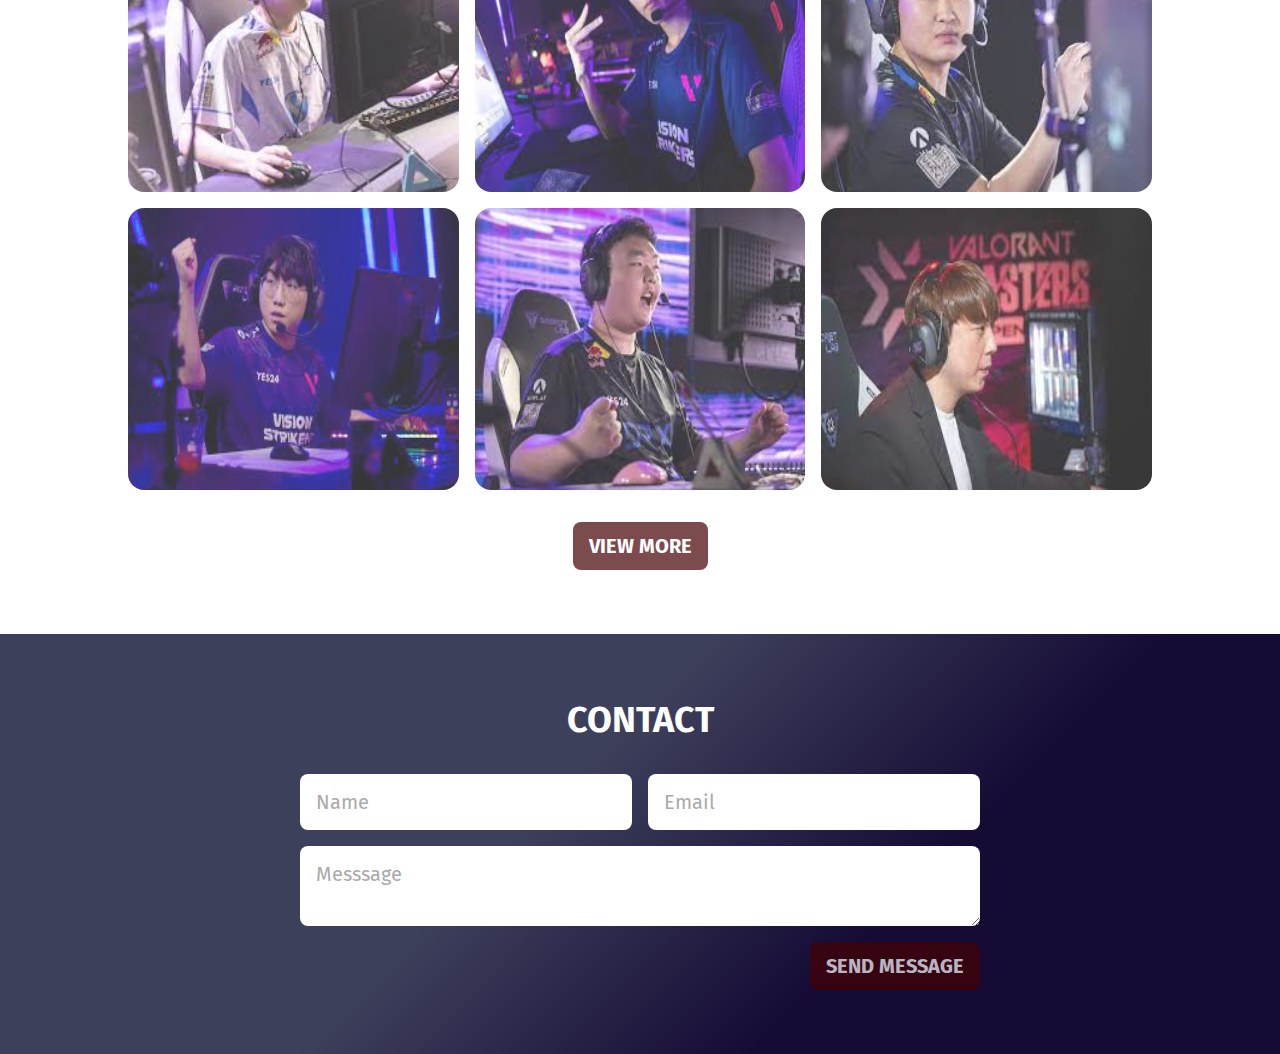
<file: assets/alter/drx.html>
<!DOCTYPE html>
<html lang="en">
<head>
	<meta charset="UTF-8">
	<meta name="viewport" content="width=device-width, initial-scale=1.0">
	<title>VALO PROS</title>

	<link rel="preconnect" href="https://fonts.gstatic.com" />
	<link href="https://fonts.googleapis.com/css2?family=Fira+Sans:ital,wght@0,400;0,600;0,700;0,900;1,400;1,600;1,700&display=swap" rel="stylesheet" />

	<link rel="stylesheet" href="../css/drx.css" />
</head>
<body>
	<header>
		<div class="container">
			<h2><span>VALO</span>PROS</h2>
			<nav>
				<a href="../../index.html">Home</a>
				<a href="#services">News</a>
				<a href="#projects">Players</a>
				<a href="#contact">Contact</a>
			</nav>
			<button class="hamburger">
				<div class="bar"></div>
			</button>
		</div>
	</header>
	<nav class="mobile-nav">
		<a href="../../index.html">Home</a>
		<a href="#services">News</a>
		<a href="#projects">Players</a>
		<a href="#contact">Contact</a>
	</nav>
	<main>
		<section class="banner">
			<div class="container">
				<h1>
					Find About <br class="hide-mob" />
					<span>Pro Teams</span> and <span>Players</span>
				</h1>

				<h3>Professional VALORANT Teams and Players</h3>

				<a href="#" class="button" id="bannerbutton">Find out more</a>
			</div>
		</section>

		<section id="services" class="services">
			<div class="container">
				<h2>News</h2>
				
				<div class="services-grid">

					<div class="service">
						<figure class="img-box">
							<img src="../images/logos/KR/drx/news/news1.png" alt="Website Service" class="img" />
						</figure>
						<div class="content">
							<a href="https://www.redbull.com/kr-ko/" target="_blank"><h3> RED BULL X DRX </h3></a>
							<p style="margin-top: 3px;;">
								About the newly established sponsorship between the famous company and our team...
							</p>
						</div>
					</div>

					<div class="service">
						<figure class="img-box">
							<img src="../images/logos/KR/drx/news/news2.png" alt="App Service" class="img" />
						</figure>
						<div class="content">
							<a href="https://www.drxglobal.shop/" target="_blank"><h3>DRX SHOP</h3></a>
							<p style="margin-top: 5px;">
								Don't miss the blue day opportunities...

							</p>
						</div>
					</div>
					
					<div class="service">
						<figure class="img-box">
							<img src="../images/logos/KR/drx/news/news3.jfif" alt="Games Service" class="img" />
						</figure>
						<div class="content">
							<a href="https://main.drx.gg/schedule" target="_blank"><h3>SCHEDULE</h3></a>
							
							<p style="margin-top: 20px; ">
								Click for current matches and fixtures

							</p>
						</div>
					</div>

					<div class="service">
						<figure class="img-box">
							<img src="../images/logos/KR/drx/news/news4.jfif" alt="Mentoring Service" class="img" />
						</figure>
						<div class="content">
							<a href="https://main.drx.gg/teams" target="_blank"><h3> DRX E-SPORTS TEAMS </h3></a>
							<p style="margin-top: 7px;">To learn about current DRX Esports teams
							</p>
						</div>
					</div>

				</div>
			</div>
		</section>

		<section class="projects" id="projects">
			<div class="container">
				<h2>PLAYERS</h2>
				
				<div class="projects-grid">
					
					<div class="project">
						<div class="EU">
							<div class="content">
							
							<h3 >Stax</h3>
							<p>
								Lorem ipsum dolor sit, amet consectetur adipisicing elit. Dolores, mollitia voluptas dolore reprehenderit nulla consectetur ipsa accusantium facilis! Cumque, voluptate!</p>
							<a href="https://www.vlr.gg/player/485/stax" class="button" class="button2" target="_blank">Learn more</a>
							</div>
						</div>
					</div>
					<div class="project">
						<div class="NA">
							<div class="content">
							<h3>Rb</h3>
							<p>Lorem ipsum dolor sit, amet consectetur adipisicing elit. Dolores, mollitia voluptas dolore reprehenderit nulla consectetur ipsa accusantium facilis! Cumque, voluptate!</p>
							<a href="https://www.vlr.gg/player/488/rb" class="button" target="_blank">Learn more</a>
							</div>
						</div>
					</div>
					<div class="project">
						<div class="JAPAN">
							<div class="content">
							<h3>Zest</h3>
							<p>Lorem ipsum dolor sit, amet consectetur adipisicing elit. Dolores, mollitia voluptas dolore reprehenderit nulla consectetur ipsa accusantium facilis! Cumque, voluptate!</p>
							<a href="https://www.vlr.gg/player/772/zest" class="button" target="_blank">Learn more</a>
							</div>
						</div>
					</div>
					<div class="project">
						<div class="KR">
							<div class="content">
							<h3>BuZz</h3>
							<p>Lorem ipsum dolor sit, amet consectetur adipisicing elit. Dolores, mollitia voluptas dolore reprehenderit nulla consectetur ipsa accusantium facilis! Cumque, voluptate!</p>
							<a href="https://www.vlr.gg/player/804/buzz" class="button" target="_blank">Learn more</a>
							</div>
						</div>
					</div>
					<div class="project">
						<div class="BR">
							<div class="content">
							<h3>MaKo</h3>
							<p>Lorem ipsum dolor sit, amet consectetur adipisicing elit. Dolores, mollitia voluptas dolore reprehenderit nulla consectetur ipsa accusantium facilis! Cumque, voluptate!</p>
							<a href="https://www.vlr.gg/player/4462/mako" class="button" target="_blank">Learn more</a>
							</div>
						</div>
					</div>
					<div class="project">
						<div class="AP">
							<div class="content">
							<h3>Coach:Termi</h3>
							<p>Lorem ipsum dolor sit, amet consectetur adipisicing elit. Dolores, mollitia voluptas dolore reprehenderit nulla consectetur ipsa accusantium facilis! Cumque, voluptate!</p>
							<a href="https://www.vlr.gg/player/775/termi" class="button" target="_blank">Learn more</a>
							</div>
						</div>
					</div>
				</div>

				<div class="center">
					<a href="#" class="button">View more</a>
				</div>
			</div>
		</section>

		<section class="contact" id="contact">
			<div class="container">
				<h2>Contact</h2>
				
				<form>
					<div class="form-grid">
						<input type="text" name="name" id="name" placeholder="Name" class="form-element" />
						<input type="email" name="email" id="email" placeholder="Email" class="form-element" />
						<textarea name="message" id="message" placeholder="Messsage" class="form-area"></textarea>
					</div>
					<div class="right-align">
						<input type="submit" value="Send message" class="button" />
					</div>
				</form>
			</div>
		</section>
	</main>
	<script src="../js/main.js"></script>
</body>
</html>
</file>
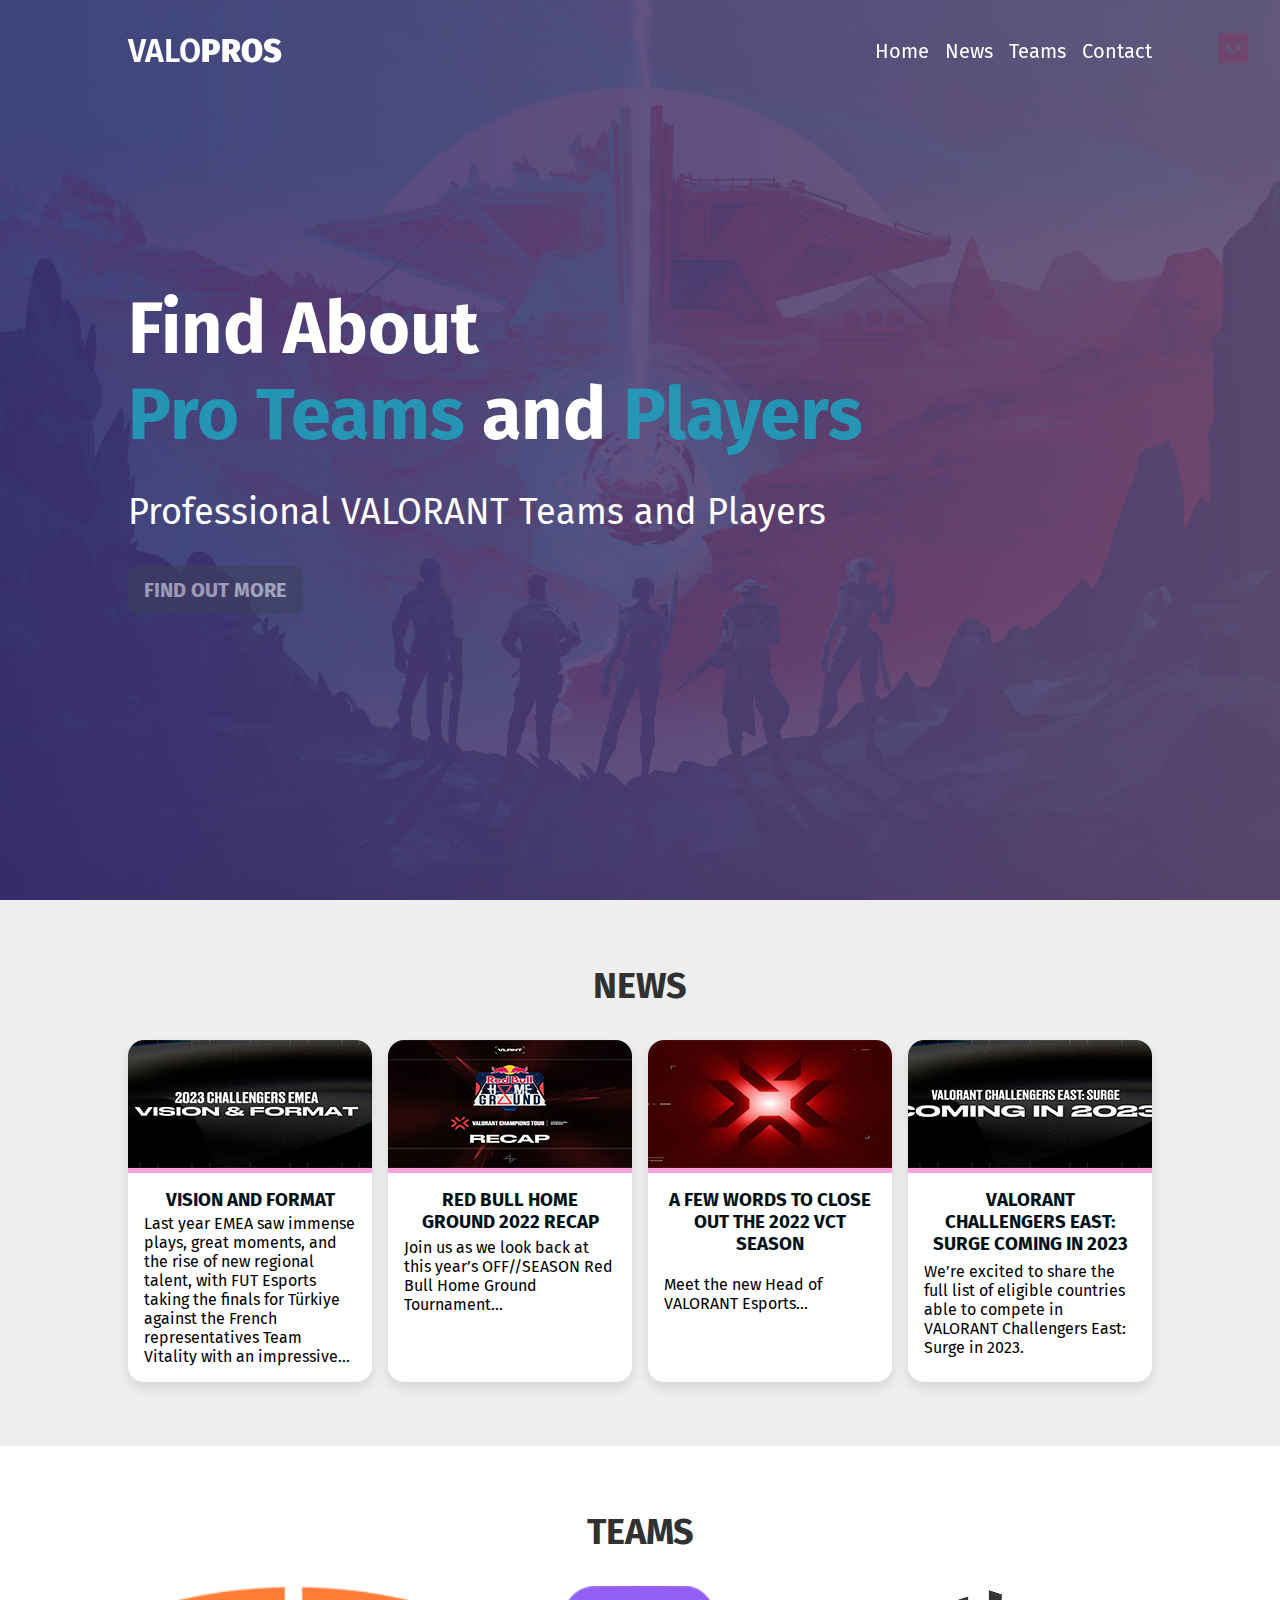
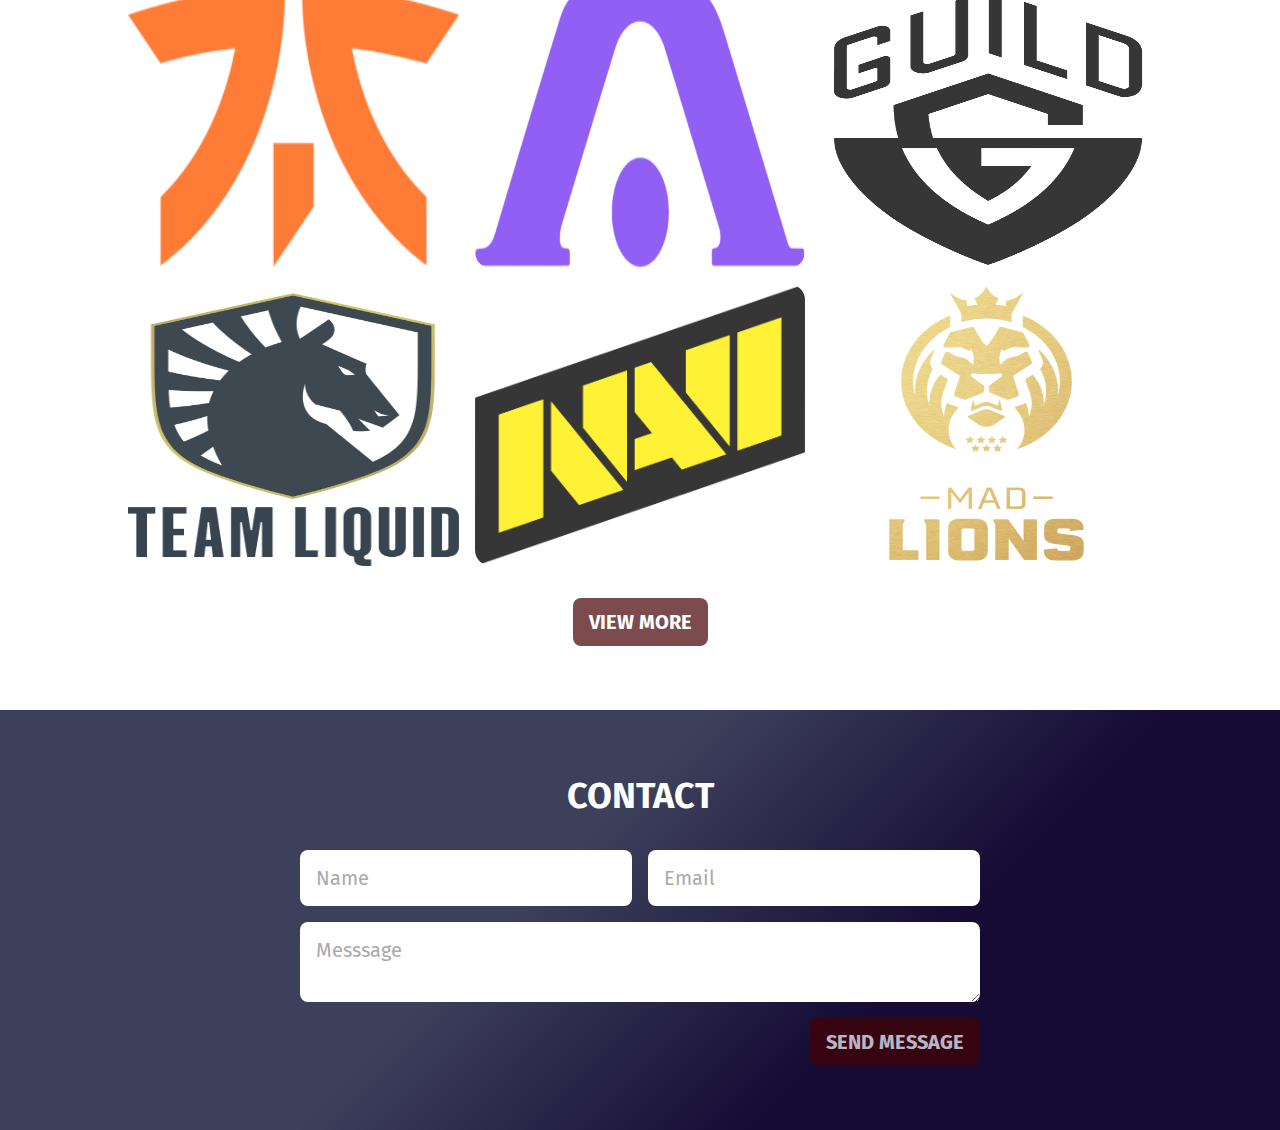
<file: assets/alter/eu.html>
<!DOCTYPE html>
<html lang="en">
<head>
	<meta charset="UTF-8">
	<meta name="viewport" content="width=device-width, initial-scale=1.0">
	<title>VALO PROS</title>

	<link rel="preconnect" href="https://fonts.gstatic.com" />
	<link href="https://fonts.googleapis.com/css2?family=Fira+Sans:ital,wght@0,400;0,600;0,700;0,900;1,400;1,600;1,700&display=swap" rel="stylesheet" />

	<link rel="stylesheet" href="../css/eu.css" />
</head>
<body>
	<header>
		<div class="container">
			<h2><span>VALO</span>PROS</h2>
			<nav>
				<a href="../../index.html">Home</a>
				<a href="#services">News</a>
				<a href="#projects">Teams</a>
				<a href="#contact">Contact</a>
			</nav>
			<button class="hamburger">
				<div class="bar"></div>
			</button>
		</div>
	</header>
	<nav class="mobile-nav">
		<a href="../../index.html">Home</a>
		<a href="#services">News</a>
		<a href="#projects">Teams</a>
		<a href="#contact">Contact</a>
	</nav>
	<main>
		<section class="banner">
			<div class="container">
				<h1>
					Find About <br class="hide-mob" />
					<span>Pro Teams</span> and <span>Players</span>
				</h1>

				<h3>Professional VALORANT Teams and Players</h3>

				<a href="#" class="button" id="bannerbutton">Find out more</a>
			</div>
		</section>

		<section id="services" class="services">
			<div class="container">
				<h2>News</h2>
				
				<div class="services-grid">

					<div class="service">
						<figure class="img-box">
							<img src="../images/news-1.jpg" alt="Website Service" class="img" />
						</figure>
						<div class="content">
							<a href="https://valorantesports.com/news/challengers-emea-2023-vision-and-format/en-gb" target="_blank"><h3>VISION AND FORMAT</h3></a>
							<p style="margin-top: 3px;;">
								Last year EMEA saw immense plays, great moments, and the rise of new regional talent, 
								with FUT Esports taking the finals for Türkiye against the French representatives Team Vitality with an impressive...
							</p>
						</div>
					</div>

					<div class="service">
						<figure class="img-box">
							<img src="../images/news-2.jpg" alt="App Service" class="img" />
						</figure>
						<div class="content">
							<a href="https://valorantesports.com/news/red-bull-home-ground-2022-recap-100-thieves-reign-supreme/en-gb" target="_blank"><h3>RED BULL HOME GROUND 2022 RECAP</h3></a>
							<p style="margin-top: 5px;">
								Join us as we look back at this year’s OFF//SEASON Red Bull Home Ground Tournament...
							</p>
						</div>
					</div>
					
					<div class="service">
						<figure class="img-box">
							<img src="../images/news-3.jpg" alt="Games Service" class="img" />
						</figure>
						<div class="content">
							<a href="https://valorantesports.com/news/a-few-words-to-close-out-the-2022-vct-season/en-gb" target="_blank"><h3>A FEW WORDS TO CLOSE OUT THE 2022 VCT SEASON</h3></a>
							
							<p style="margin-top: 20px; ">
								Meet the new Head of VALORANT Esports...
							</p>
						</div>
					</div>

					<div class="service">
						<figure class="img-box">
							<img src="../images/news-4.jpg" alt="Mentoring Service" class="img" />
						</figure>
						<div class="content">
							<a href="https://valorantesports.com/news/valorant-challengers-east-surge-coming-in-2023/en-gb" target="_blank"><h3>VALORANT CHALLENGERS EAST: SURGE COMING IN 2023</h3></a>
							<p style="margin-top: 7px;">We’re excited to share the full list of eligible countries 
							   able to compete in VALORANT Challengers East: Surge in 2023.
							</p>
						</div>
					</div>

				</div>
			</div>
		</section>

		<section class="projects" id="projects">
			<div class="container">
				<h2>TEAMS</h2>
				
				<div class="projects-grid">
					
					<div class="project">
						<div class="EU">
							<div class="content">
							
							<h3 >FNATIC</h3>
							<p>
								Lorem ipsum dolor sit, amet consectetur adipisicing elit. Dolores, mollitia voluptas dolore reprehenderit nulla consectetur ipsa accusantium facilis! Cumque, voluptate!</p>
							<a href="fnatic.html" class="button" class="button2" target="_self">Learn more</a>
							</div>
						</div>
					</div>
					<div class="project">
						<div class="NA">
							<div class="content">
							<h3>ACEND</h3>
							<p>Lorem ipsum dolor sit, amet consectetur adipisicing elit. Dolores, mollitia voluptas dolore reprehenderit nulla consectetur ipsa accusantium facilis! Cumque, voluptate!</p>
							<a href="#" class="button" target="_self">Learn more</a>
							</div>
						</div>
					</div>
					<div class="project">
						<div class="JAPAN">
							<div class="content">
							<h3>GUILD</h3>
							<p>Lorem ipsum dolor sit, amet consectetur adipisicing elit. Dolores, mollitia voluptas dolore reprehenderit nulla consectetur ipsa accusantium facilis! Cumque, voluptate!</p>
							<a href="#" class="button" target="_self">Learn more</a>
							</div>
						</div>
					</div>
					<div class="project">
						<div class="KR">
							<div class="content">
							<h3>LIQUID</h3>
							<p>Lorem ipsum dolor sit, amet consectetur adipisicing elit. Dolores, mollitia voluptas dolore reprehenderit nulla consectetur ipsa accusantium facilis! Cumque, voluptate!</p>
							<a href="#" class="button" target="_self">Learn more</a>
							</div>
						</div>
					</div>
					<div class="project">
						<div class="BR">
							<div class="content">
							<h3>NAVI</h3>
							<p>Lorem ipsum dolor sit, amet consectetur adipisicing elit. Dolores, mollitia voluptas dolore reprehenderit nulla consectetur ipsa accusantium facilis! Cumque, voluptate!</p>
							<a href="#" class="button" target="_self">Learn more</a>
							</div>
						</div>
					</div>
					<div class="project">
						<div class="AP">
							<div class="content">
							<h3>MAD LIONS</h3>
							<p>Lorem ipsum dolor sit, amet consectetur adipisicing elit. Dolores, mollitia voluptas dolore reprehenderit nulla consectetur ipsa accusantium facilis! Cumque, voluptate!</p>
							<a href="#" class="button" target="_self">Learn more</a>
							</div>
						</div>
					</div>
				</div>

				<div class="center">
					<a href="#" class="button">View more</a>
				</div>
			</div>
		</section>

		<section class="contact" id="contact">
			<div class="container">
				<h2>Contact</h2>
				
				<form>
					<div class="form-grid">
						<input type="text" name="name" id="name" placeholder="Name" class="form-element" />
						<input type="email" name="email" id="email" placeholder="Email" class="form-element" />
						<textarea name="message" id="message" placeholder="Messsage" class="form-area"></textarea>
					</div>
					<div class="right-align">
						<input type="submit" value="Send message" class="button" />
					</div>
				</form>
			</div>
		</section>
	</main>
	<script src="../js/main.js"></script>
</body>
</html>
</file>
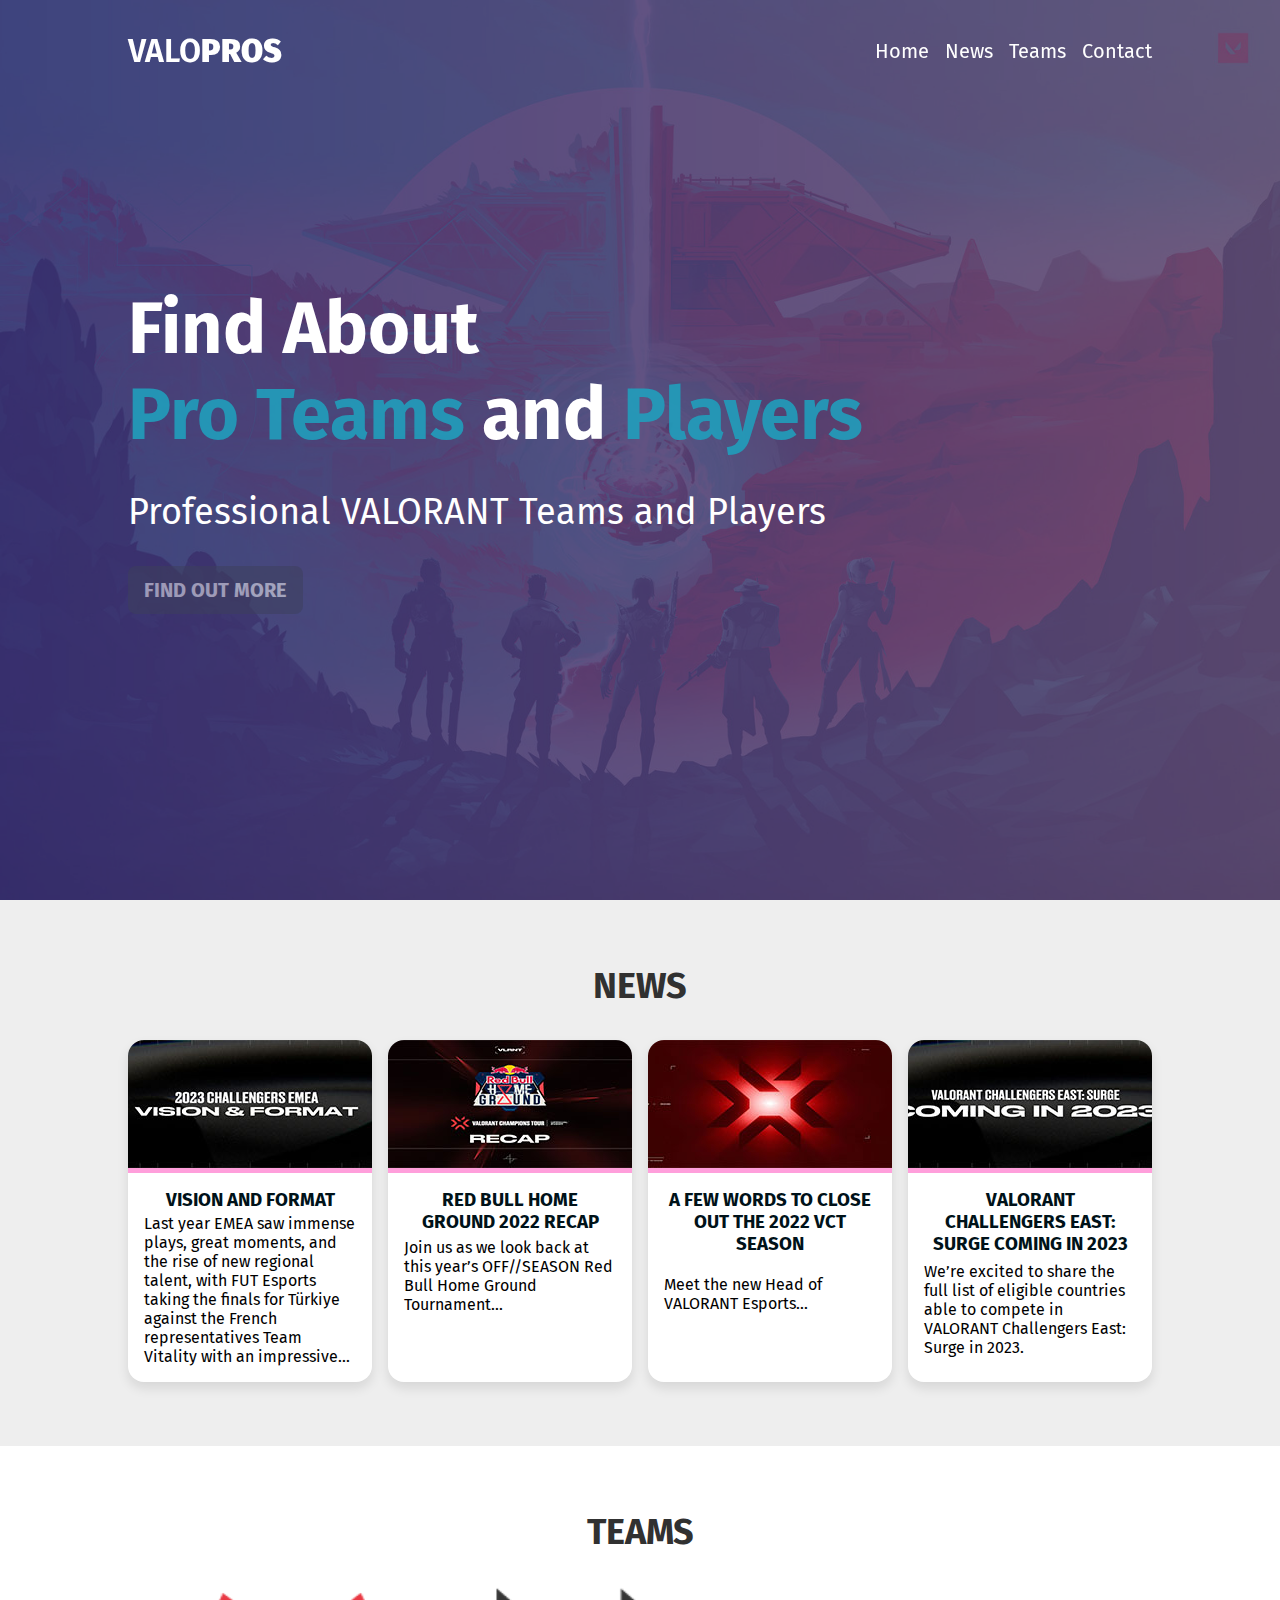
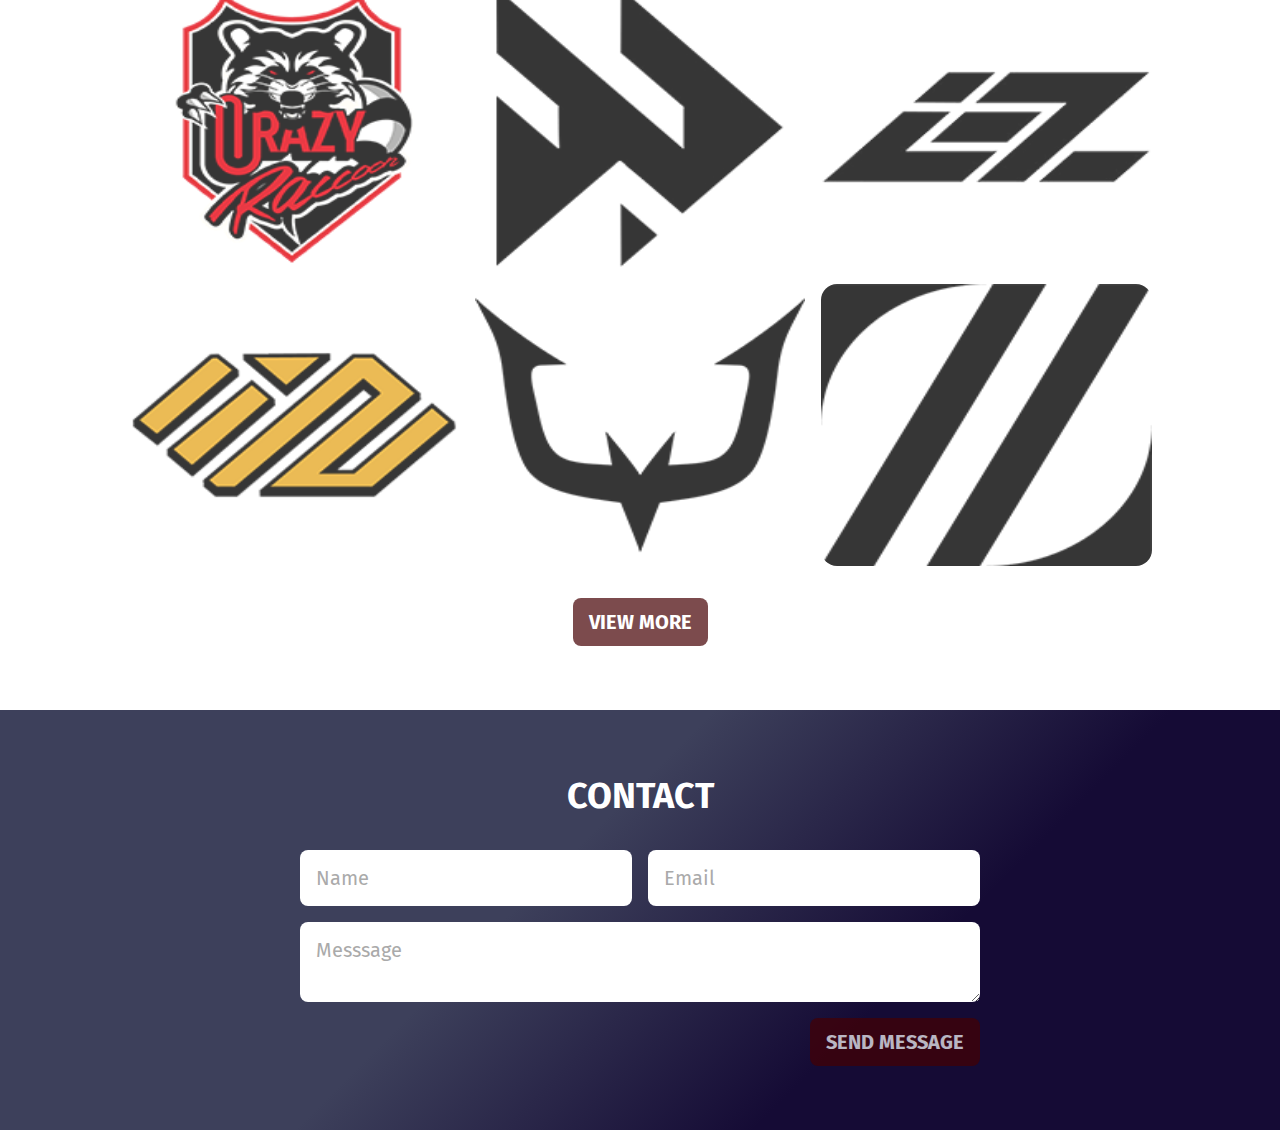
<file: assets/alter/japan.html>
<!DOCTYPE html>
<html lang="en">
<head>
	<meta charset="UTF-8">
	<meta name="viewport" content="width=device-width, initial-scale=1.0">
	<title>VALO PROS</title>

	<link rel="preconnect" href="https://fonts.gstatic.com" />
	<link href="https://fonts.googleapis.com/css2?family=Fira+Sans:ital,wght@0,400;0,600;0,700;0,900;1,400;1,600;1,700&display=swap" rel="stylesheet" />

	<link rel="stylesheet" href="../css/japan.css" />
</head>
<body>
	<header>
		<div class="container">
			<h2><span>VALO</span>PROS</h2>
			<nav>
				<a href="../../index.html">Home</a>
				<a href="#services">News</a>
				<a href="#projects">Teams</a>
				<a href="#contact">Contact</a>
			</nav>
			<button class="hamburger">
				<div class="bar"></div>
			</button>
		</div>
	</header>
	<nav class="mobile-nav">
		<a href="../../index.html">Home</a>
		<a href="#services">News</a>
		<a href="#projects">Teams</a>
		<a href="#contact">Contact</a>
	</nav>
	<main>
		<section class="banner">
			<div class="container">
				<h1>
					Find About <br class="hide-mob" />
					<span>Pro Teams</span> and <span>Players</span>
				</h1>

				<h3>Professional VALORANT Teams and Players</h3>

				<a href="#" class="button" id="bannerbutton">Find out more</a>
			</div>
		</section>

		<section id="services" class="services">
			<div class="container">
				<h2>News</h2>
				
				<div class="services-grid">

					<div class="service">
						<figure class="img-box">
							<img src="../images/news-1.jpg" alt="Website Service" class="img" />
						</figure>
						<div class="content">
							<a href="https://valorantesports.com/news/challengers-emea-2023-vision-and-format/en-gb" target="_blank"><h3>VISION AND FORMAT</h3></a>
							<p style="margin-top: 3px;;">
								Last year EMEA saw immense plays, great moments, and the rise of new regional talent, 
								with FUT Esports taking the finals for Türkiye against the French representatives Team Vitality with an impressive...
							</p>
						</div>
					</div>

					<div class="service">
						<figure class="img-box">
							<img src="../images/news-2.jpg" alt="App Service" class="img" />
						</figure>
						<div class="content">
							<a href="https://valorantesports.com/news/red-bull-home-ground-2022-recap-100-thieves-reign-supreme/en-gb" target="_blank"><h3>RED BULL HOME GROUND 2022 RECAP</h3></a>
							<p style="margin-top: 5px;">
								Join us as we look back at this year’s OFF//SEASON Red Bull Home Ground Tournament...
							</p>
						</div>
					</div>
					
					<div class="service">
						<figure class="img-box">
							<img src="../images/news-3.jpg" alt="Games Service" class="img" />
						</figure>
						<div class="content">
							<a href="https://valorantesports.com/news/a-few-words-to-close-out-the-2022-vct-season/en-gb" target="_blank"><h3>A FEW WORDS TO CLOSE OUT THE 2022 VCT SEASON</h3></a>
							
							<p style="margin-top: 20px; ">
								Meet the new Head of VALORANT Esports...
							</p>
						</div>
					</div>

					<div class="service">
						<figure class="img-box">
							<img src="../images/news-4.jpg" alt="Mentoring Service" class="img" />
						</figure>
						<div class="content">
							<a href="https://valorantesports.com/news/valorant-challengers-east-surge-coming-in-2023/en-gb" target="_blank"><h3>VALORANT CHALLENGERS EAST: SURGE COMING IN 2023</h3></a>
							<p style="margin-top: 7px;">We’re excited to share the full list of eligible countries 
							   able to compete in VALORANT Challengers East: Surge in 2023.
							</p>
						</div>
					</div>

				</div>
			</div>
		</section>

		<section class="projects" id="projects">
			<div class="container">
				<h2>TEAMS</h2>
				
				<div class="projects-grid">
					
					<div class="project">
						<div class="EU">
							<div class="content">
							
							<h3 >CRAZY RACCOONS</h3>
							<p>
								Lorem ipsum dolor sit, amet consectetur adipisicing elit. Dolores, mollitia voluptas dolore reprehenderit nulla consectetur ipsa accusantium facilis! Cumque, voluptate!</p>
							<a href="raccoons.html" class="button" class="button2" target="_self">Learn more</a>
							</div>
						</div>
					</div>
					<div class="project">
						<div class="NA">
							<div class="content">
							<h3>FAV GAMING</h3>
							<p>Lorem ipsum dolor sit, amet consectetur adipisicing elit. Dolores, mollitia voluptas dolore reprehenderit nulla consectetur ipsa accusantium facilis! Cumque, voluptate!</p>
							<a href="#" class="button" target="_self">Learn more</a>
							</div>
						</div>
					</div>
					<div class="project">
						<div class="JAPAN">
							<div class="content">
							<h3>IGZIST</h3>
							<p>Lorem ipsum dolor sit, amet consectetur adipisicing elit. Dolores, mollitia voluptas dolore reprehenderit nulla consectetur ipsa accusantium facilis! Cumque, voluptate!</p>
							<a href="#" class="button" target="_self">Learn more</a>
							</div>
						</div>
					</div>
					<div class="project">
						<div class="KR">
							<div class="content">
							<h3>NORTHEPTION</h3>
							<p>Lorem ipsum dolor sit, amet consectetur adipisicing elit. Dolores, mollitia voluptas dolore reprehenderit nulla consectetur ipsa accusantium facilis! Cumque, voluptate!</p>
							<a href="#" class="button" target="_self">Learn more</a>
							</div>
						</div>
					</div>
					<div class="project">
						<div class="BR">
							<div class="content">
							<h3>REJECT</h3>
							<p>Lorem ipsum dolor sit, amet consectetur adipisicing elit. Dolores, mollitia voluptas dolore reprehenderit nulla consectetur ipsa accusantium facilis! Cumque, voluptate!</p>
							<a href="#" class="button" target="_self">Learn more</a>
							</div>
						</div>
					</div>
					<div class="project">
						<div class="AP">
							<div class="content">
							<h3>ZETA</h3>
							<p>Lorem ipsum dolor sit, amet consectetur adipisicing elit. Dolores, mollitia voluptas dolore reprehenderit nulla consectetur ipsa accusantium facilis! Cumque, voluptate!</p>
							<a href="#" class="button" target="_self">Learn more</a>
							</div>
						</div>
					</div>
				</div>

				<div class="center">
					<a href="#" class="button">View more</a>
				</div>
			</div>
		</section>

		<section class="contact" id="contact">
			<div class="container">
				<h2>Contact</h2>
				
				<form>
					<div class="form-grid">
						<input type="text" name="name" id="name" placeholder="Name" class="form-element" />
						<input type="email" name="email" id="email" placeholder="Email" class="form-element" />
						<textarea name="message" id="message" placeholder="Messsage" class="form-area"></textarea>
					</div>
					<div class="right-align">
						<input type="submit" value="Send message" class="button" />
					</div>
				</form>
			</div>
		</section>
	</main>
	<script src="../js/main.js"></script>
</body>
</html>
</file>
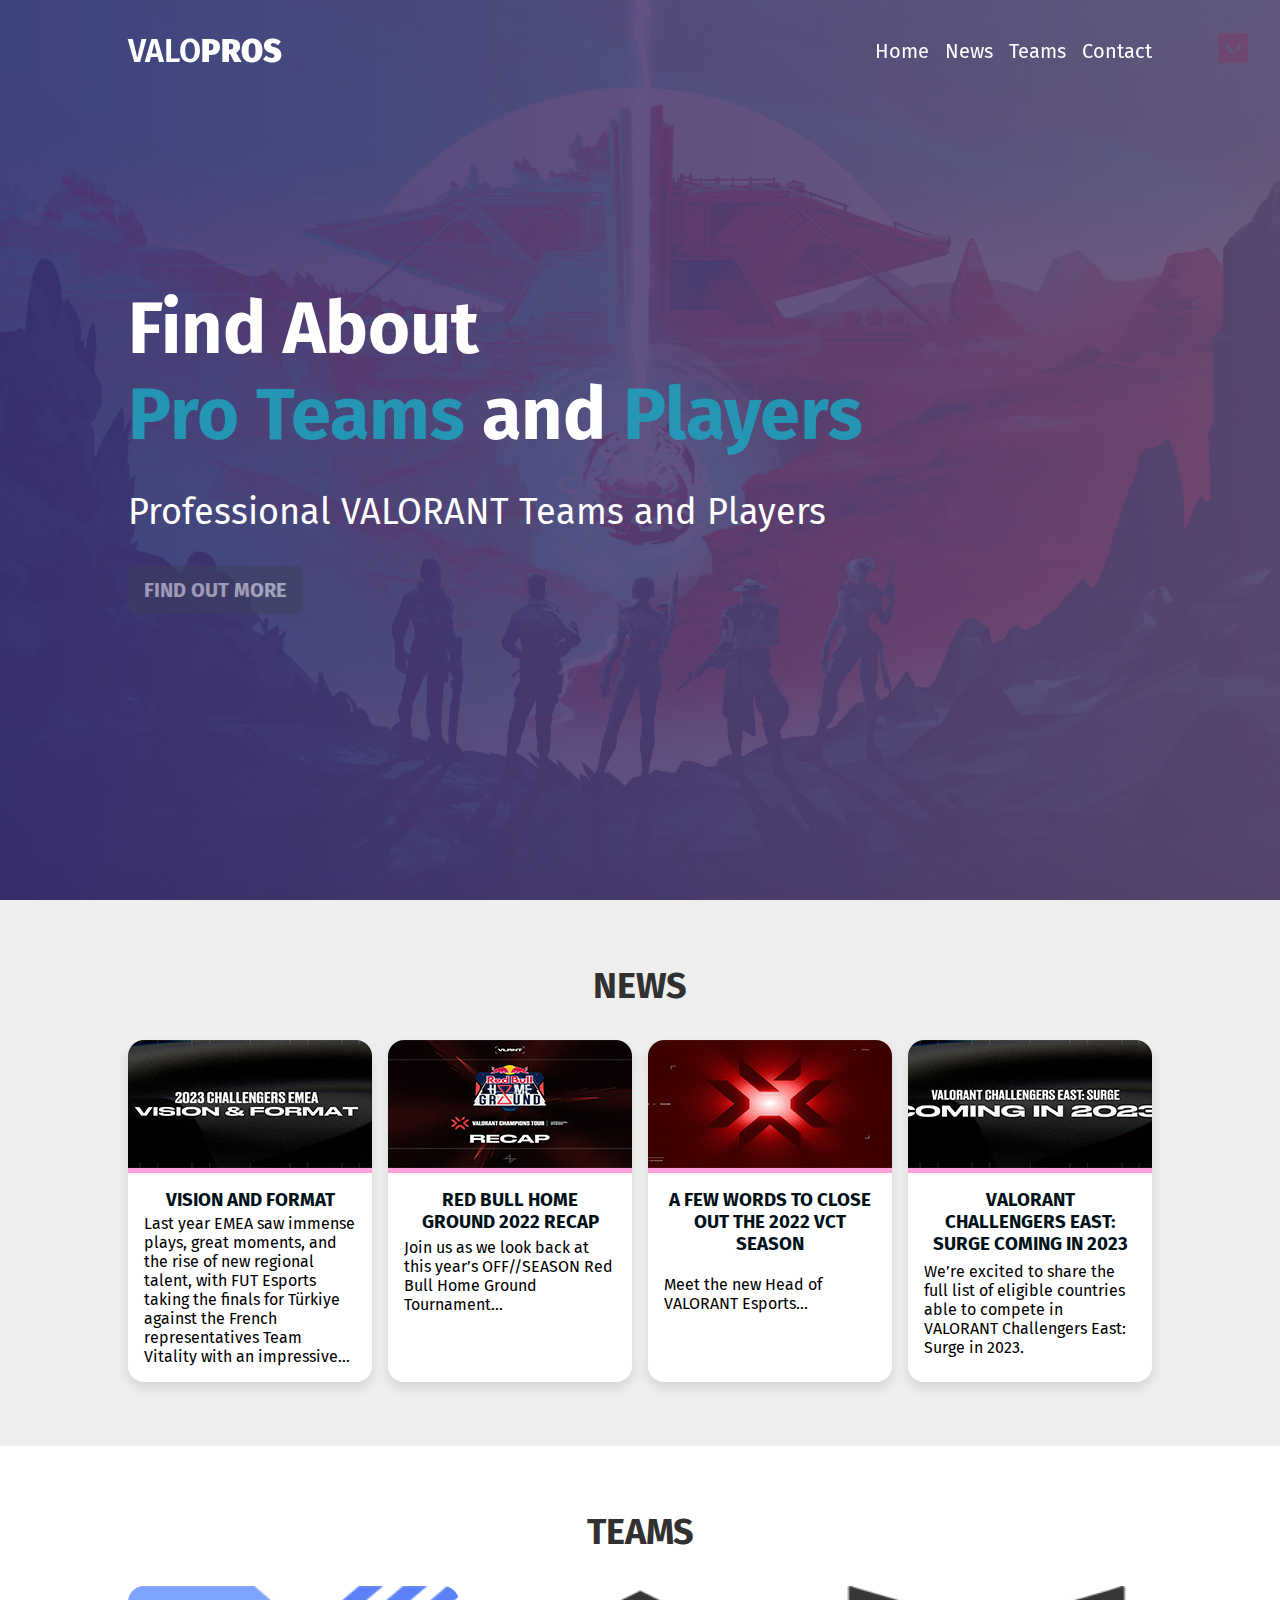
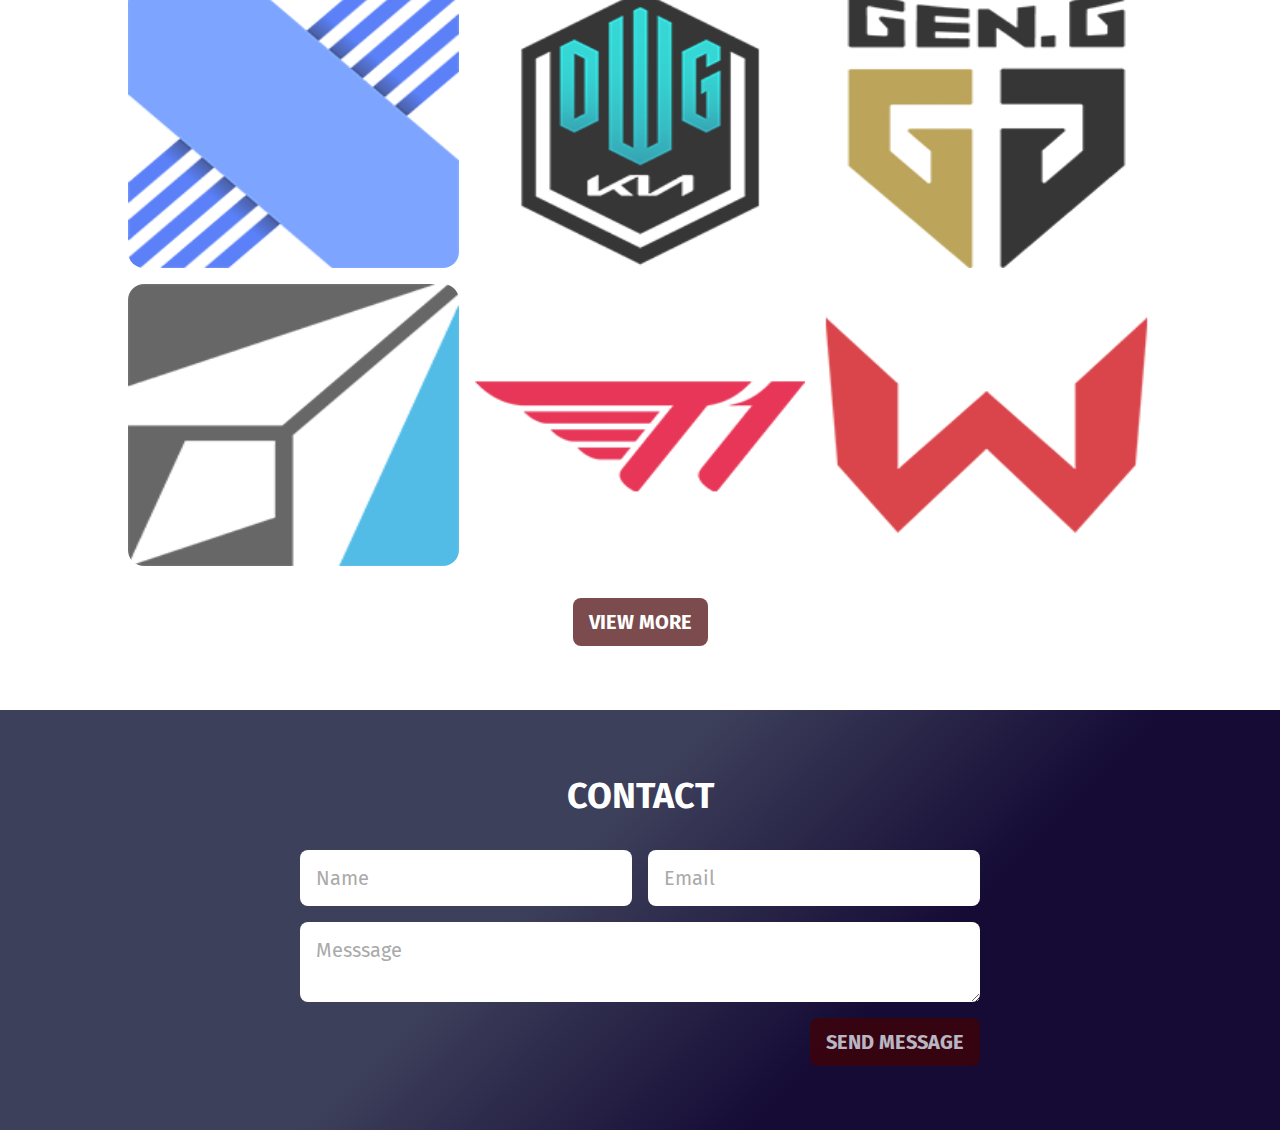
<file: assets/alter/kr.html>
<!DOCTYPE html>
<html lang="en">
<head>
	<meta charset="UTF-8">
	<meta name="viewport" content="width=device-width, initial-scale=1.0">
	<title>VALO PROS</title>

	<link rel="preconnect" href="https://fonts.gstatic.com" />
	<link href="https://fonts.googleapis.com/css2?family=Fira+Sans:ital,wght@0,400;0,600;0,700;0,900;1,400;1,600;1,700&display=swap" rel="stylesheet" />

	<link rel="stylesheet" href="../css/kr.css" />
</head>
<body>
	<header>
		<div class="container">
			<h2><span>VALO</span>PROS</h2>
			<nav>
				<a href="../../index.html">Home</a>
				<a href="#services">News</a>
				<a href="#projects">Teams</a>
				<a href="#contact">Contact</a>
			</nav>
			<button class="hamburger">
				<div class="bar"></div>
			</button>
		</div>
	</header>
	<nav class="mobile-nav">
		<a href="../../index.html">Home</a>
		<a href="#services">News</a>
		<a href="#projects">Teams</a>
		<a href="#contact">Contact</a>
	</nav>
	<main>
		<section class="banner">
			<div class="container">
				<h1>
					Find About <br class="hide-mob" />
					<span>Pro Teams</span> and <span>Players</span>
				</h1>

				<h3>Professional VALORANT Teams and Players</h3>

				<a href="#" class="button" id="bannerbutton">Find out more</a>
			</div>
		</section>

		<section id="services" class="services">
			<div class="container">
				<h2>News</h2>
				
				<div class="services-grid">

					<div class="service">
						<figure class="img-box">
							<img src="../images/news-1.jpg" alt="Website Service" class="img" />
						</figure>
						<div class="content">
							<a href="https://valorantesports.com/news/challengers-emea-2023-vision-and-format/en-gb" target="_blank"><h3>VISION AND FORMAT</h3></a>
							<p style="margin-top: 3px;;">
								Last year EMEA saw immense plays, great moments, and the rise of new regional talent, 
								with FUT Esports taking the finals for Türkiye against the French representatives Team Vitality with an impressive...
							</p>
						</div>
					</div>

					<div class="service">
						<figure class="img-box">
							<img src="../images/news-2.jpg" alt="App Service" class="img" />
						</figure>
						<div class="content">
							<a href="https://valorantesports.com/news/red-bull-home-ground-2022-recap-100-thieves-reign-supreme/en-gb" target="_blank"><h3>RED BULL HOME GROUND 2022 RECAP</h3></a>
							<p style="margin-top: 5px;">
								Join us as we look back at this year’s OFF//SEASON Red Bull Home Ground Tournament...
							</p>
						</div>
					</div>
					
					<div class="service">
						<figure class="img-box">
							<img src="../images/news-3.jpg" alt="Games Service" class="img" />
						</figure>
						<div class="content">
							<a href="https://valorantesports.com/news/a-few-words-to-close-out-the-2022-vct-season/en-gb" target="_blank"><h3>A FEW WORDS TO CLOSE OUT THE 2022 VCT SEASON</h3></a>
							
							<p style="margin-top: 20px; ">
								Meet the new Head of VALORANT Esports...
							</p>
						</div>
					</div>

					<div class="service">
						<figure class="img-box">
							<img src="../images/news-4.jpg" alt="Mentoring Service" class="img" />
						</figure>
						<div class="content">
							<a href="https://valorantesports.com/news/valorant-challengers-east-surge-coming-in-2023/en-gb" target="_blank"><h3>VALORANT CHALLENGERS EAST: SURGE COMING IN 2023</h3></a>
							<p style="margin-top: 7px;">We’re excited to share the full list of eligible countries 
							   able to compete in VALORANT Challengers East: Surge in 2023.
							</p>
						</div>
					</div>

				</div>
			</div>
		</section>

		<section class="projects" id="projects">
			<div class="container">
				<h2>TEAMS</h2>
				
				<div class="projects-grid">
					
					<div class="project">
						<div class="EU">
							<div class="content">
							
							<h3 >DRX</h3>
							<p>
								Lorem ipsum dolor sit, amet consectetur adipisicing elit. Dolores, mollitia voluptas dolore reprehenderit nulla consectetur ipsa accusantium facilis! Cumque, voluptate!</p>
							<a href="drx.html" class="button" class="button2" target="_self">Learn more</a>
							</div>
						</div>
					</div>
					<div class="project">
						<div class="NA">
							<div class="content">
							<h3>DWG</h3>
							<p>Lorem ipsum dolor sit, amet consectetur adipisicing elit. Dolores, mollitia voluptas dolore reprehenderit nulla consectetur ipsa accusantium facilis! Cumque, voluptate!</p>
							<a href="#" class="button" target="_self">Learn more</a>
							</div>
						</div>
					</div>
					<div class="project">
						<div class="JAPAN">
							<div class="content">
							<h3>GEN_G</h3>
							<p>Lorem ipsum dolor sit, amet consectetur adipisicing elit. Dolores, mollitia voluptas dolore reprehenderit nulla consectetur ipsa accusantium facilis! Cumque, voluptate!</p>
							<a href="#" class="button" target="_self">Learn more</a>
							</div>
						</div>
					</div>
					<div class="project">
						<div class="KR">
							<div class="content">
							<h3>SPEAR GAMING</h3>
							<p>Lorem ipsum dolor sit, amet consectetur adipisicing elit. Dolores, mollitia voluptas dolore reprehenderit nulla consectetur ipsa accusantium facilis! Cumque, voluptate!</p>
							<a href="#" class="button" target="_self">Learn more</a>
							</div>
						</div>
					</div>
					<div class="project">
						<div class="BR">
							<div class="content">
							<h3>T1</h3>
							<p>Lorem ipsum dolor sit, amet consectetur adipisicing elit. Dolores, mollitia voluptas dolore reprehenderit nulla consectetur ipsa accusantium facilis! Cumque, voluptate!</p>
							<a href="#" class="button" target="_self">Learn more</a>
							</div>
						</div>
					</div>
					<div class="project">
						<div class="AP">
							<div class="content">
							<h3>WORLD</h3>
							<p>Lorem ipsum dolor sit, amet consectetur adipisicing elit. Dolores, mollitia voluptas dolore reprehenderit nulla consectetur ipsa accusantium facilis! Cumque, voluptate!</p>
							<a href="#" class="button" target="_self">Learn more</a>
							</div>
						</div>
					</div>
				</div>

				<div class="center">
					<a href="#" class="button">View more</a>
				</div>
			</div>
		</section>

		<section class="contact" id="contact">
			<div class="container">
				<h2>Contact</h2>
				
				<form>
					<div class="form-grid">
						<input type="text" name="name" id="name" placeholder="Name" class="form-element" />
						<input type="email" name="email" id="email" placeholder="Email" class="form-element" />
						<textarea name="message" id="message" placeholder="Messsage" class="form-area"></textarea>
					</div>
					<div class="right-align">
						<input type="submit" value="Send message" class="button" />
					</div>
				</form>
			</div>
		</section>
	</main>
	<script src="../js/main.js"></script>
</body>
</html>
</file>
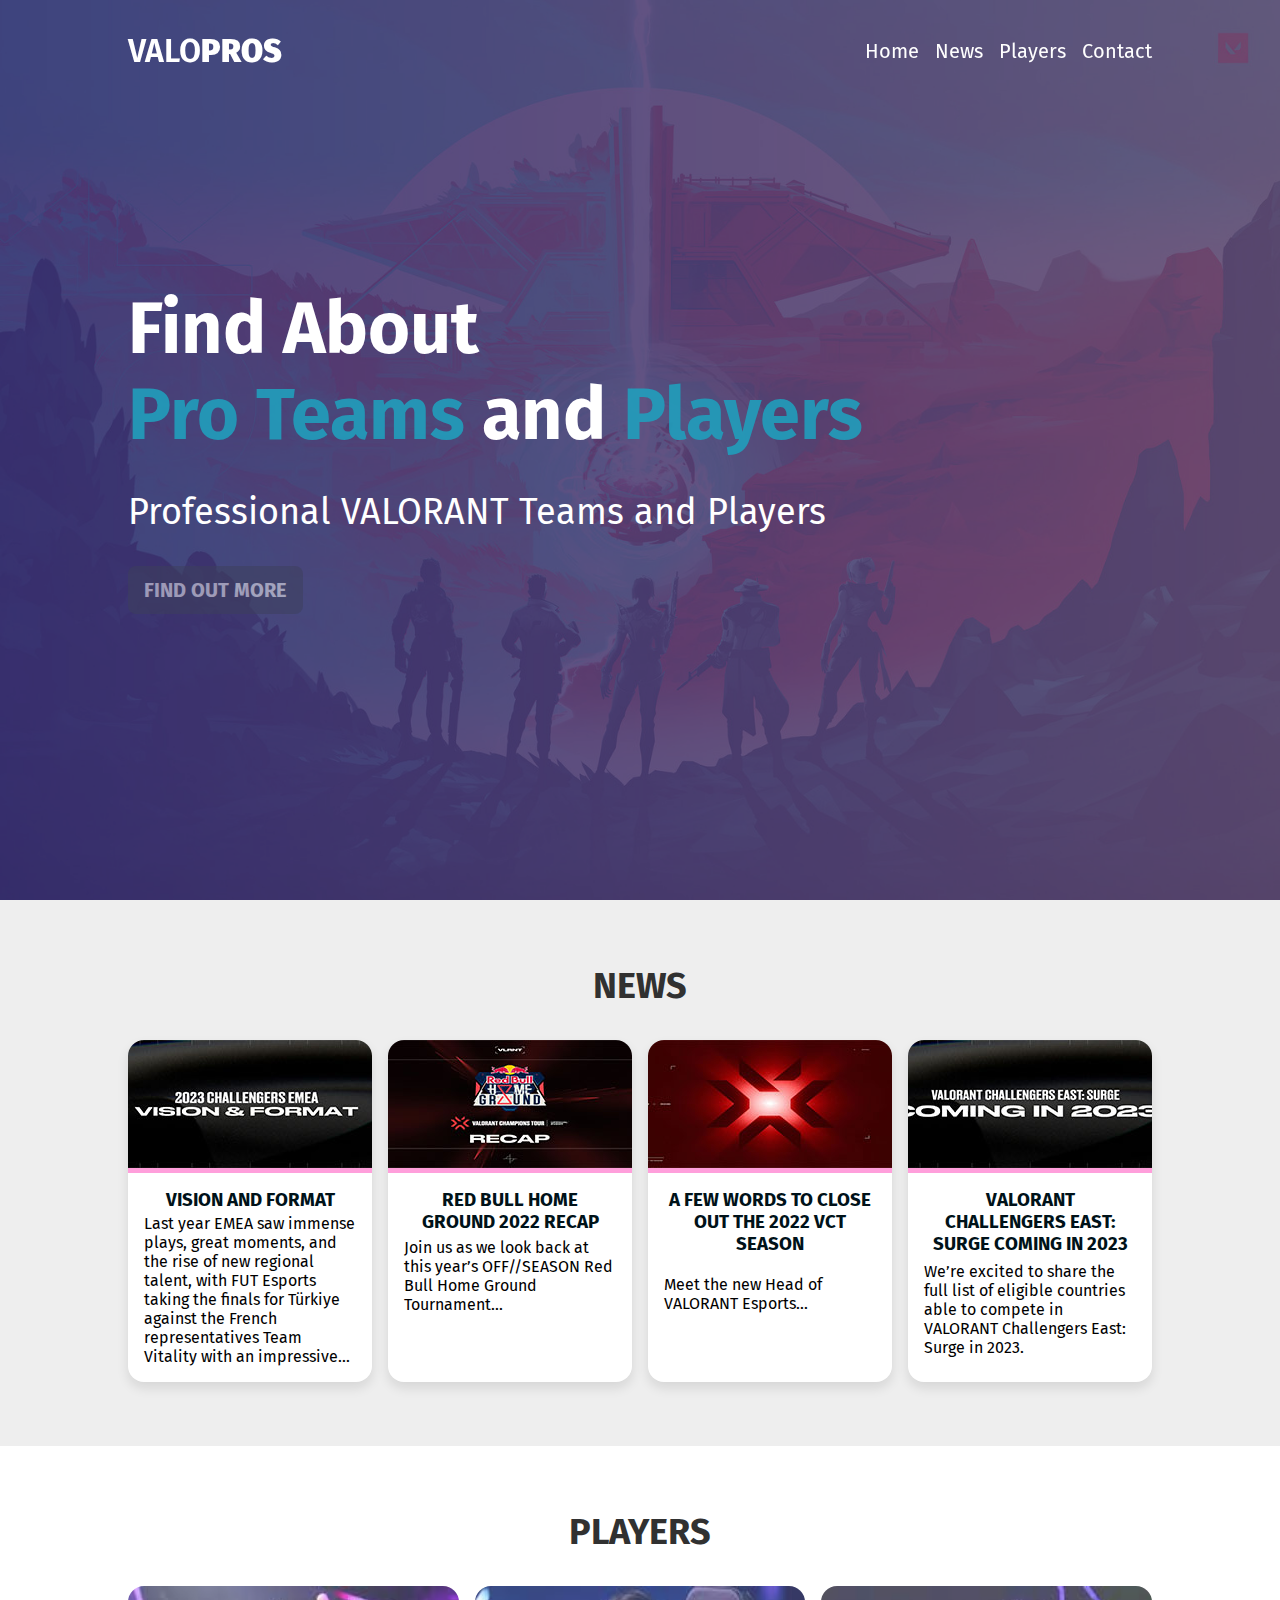
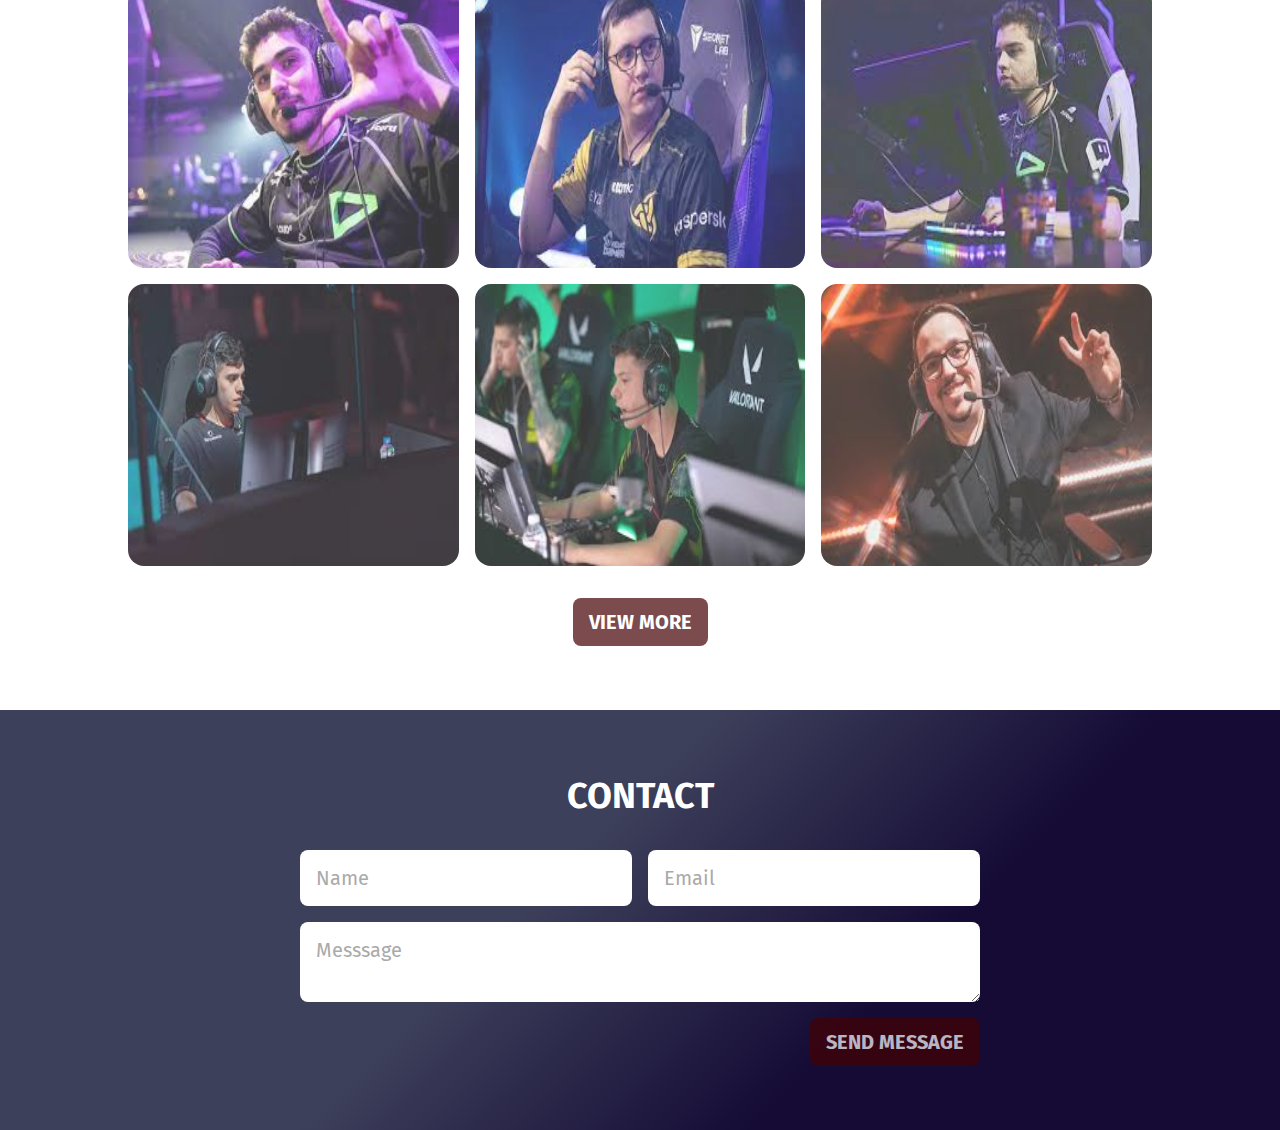
<file: assets/alter/loud.html>
<!DOCTYPE html>
<html lang="en">
<head>
	<meta charset="UTF-8">
	<meta name="viewport" content="width=device-width, initial-scale=1.0">
	<title>VALO PROS</title>

	<link rel="preconnect" href="https://fonts.gstatic.com" />
	<link href="https://fonts.googleapis.com/css2?family=Fira+Sans:ital,wght@0,400;0,600;0,700;0,900;1,400;1,600;1,700&display=swap" rel="stylesheet" />

	<link rel="stylesheet" href="../css/loud.css" />
</head>
<body>
	<header>
		<div class="container">
			<h2><span>VALO</span>PROS</h2>
			<nav>
				<a href="../../index.html">Home</a>
				<a href="#services">News</a>
				<a href="#projects">Players</a>
				<a href="#contact">Contact</a>
			</nav>
			<button class="hamburger">
				<div class="bar"></div>
			</button>
		</div>
	</header>
	<nav class="mobile-nav">
		<a href="../../index.html">Home</a>
		<a href="#services">News</a>
		<a href="#projects">Players</a>
		<a href="#contact">Contact</a>
	</nav>
	<main>
		<section class="banner">
			<div class="container">
				<h1>
					Find About <br class="hide-mob" />
					<span>Pro Teams</span> and <span>Players</span>
				</h1>

				<h3>Professional VALORANT Teams and Players</h3>

				<a href="#" class="button" id="bannerbutton">Find out more</a>
			</div>
		</section>

		<section id="services" class="services">
			<div class="container">
				<h2>News</h2>
				
				<div class="services-grid">

					<div class="service">
						<figure class="img-box">
							<img src="../images/news-1.jpg" alt="Website Service" class="img" />
						</figure>
						<div class="content">
							<a href="https://valorantesports.com/news/challengers-emea-2023-vision-and-format/en-gb" target="_blank"><h3>VISION AND FORMAT</h3></a>
							<p style="margin-top: 3px;;">
								Last year EMEA saw immense plays, great moments, and the rise of new regional talent, 
								with FUT Esports taking the finals for Türkiye against the French representatives Team Vitality with an impressive...
							</p>
						</div>
					</div>

					<div class="service">
						<figure class="img-box">
							<img src="../images/news-2.jpg" alt="App Service" class="img" />
						</figure>
						<div class="content">
							<a href="https://valorantesports.com/news/red-bull-home-ground-2022-recap-100-thieves-reign-supreme/en-gb" target="_blank"><h3>RED BULL HOME GROUND 2022 RECAP</h3></a>
							<p style="margin-top: 5px;">
								Join us as we look back at this year’s OFF//SEASON Red Bull Home Ground Tournament...
							</p>
						</div>
					</div>
					
					<div class="service">
						<figure class="img-box">
							<img src="../images/news-3.jpg" alt="Games Service" class="img" />
						</figure>
						<div class="content">
							<a href="https://valorantesports.com/news/a-few-words-to-close-out-the-2022-vct-season/en-gb" target="_blank"><h3>A FEW WORDS TO CLOSE OUT THE 2022 VCT SEASON</h3></a>
							
							<p style="margin-top: 20px; ">
								Meet the new Head of VALORANT Esports...
							</p>
						</div>
					</div>

					<div class="service">
						<figure class="img-box">
							<img src="../images/news-4.jpg" alt="Mentoring Service" class="img" />
						</figure>
						<div class="content">
							<a href="https://valorantesports.com/news/valorant-challengers-east-surge-coming-in-2023/en-gb" target="_blank"><h3>VALORANT CHALLENGERS EAST: SURGE COMING IN 2023</h3></a>
							<p style="margin-top: 7px;">We’re excited to share the full list of eligible countries 
							   able to compete in VALORANT Challengers East: Surge in 2023.
							</p>
						</div>
					</div>

				</div>
			</div>
		</section>

		<section class="projects" id="projects">
			<div class="container">
				<h2>Players</h2>
				
				<div class="projects-grid">
					
					<div class="project">
						<div class="EU">
							<div class="content">
							
							<h3>ASPAS</h3>
							<p>
								Lorem ipsum dolor sit, amet consectetur adipisicing elit. Dolores, mollitia voluptas dolore reprehenderit nulla consectetur ipsa accusantium facilis! Cumque, voluptate!</p>
							<a href="https://www.vlr.gg/player/8480/aspas" class="button" class="button2" target="_blank">Learn more</a>
							</div>
						</div>
					</div>
					<div class="project">
						<div class="NA">
							<div class="content">
							<h3>SAADHAK</h3>
							<p>Lorem ipsum dolor sit, amet consectetur adipisicing elit. Dolores, mollitia voluptas dolore reprehenderit nulla consectetur ipsa accusantium facilis! Cumque, voluptate!</p>
							<a href="https://www.vlr.gg/player/727/saadhak" class="button" target="_blank">Learn more</a>
							</div>
						</div>
					</div>
					<div class="project">
						<div class="JAPAN">
							<div class="content">
							<h3>LESS</h3>
							<p>Lorem ipsum dolor sit, amet consectetur adipisicing elit. Dolores, mollitia voluptas dolore reprehenderit nulla consectetur ipsa accusantium facilis! Cumque, voluptate!</p>
							<a href="https://www.vlr.gg/player/8447/less" class="button" target="_blank">Learn more</a>
							</div>
						</div>
					</div>
					<div class="project">
						<div class="KR">
							<div class="content">
							<h3>TUYZ</h3>
							<p>Lorem ipsum dolor sit, amet consectetur adipisicing elit. Dolores, mollitia voluptas dolore reprehenderit nulla consectetur ipsa accusantium facilis! Cumque, voluptate!</p>
							<a href="https://www.vlr.gg/player/2408/tuyz" class="button" target="_blank">Learn more</a>
							</div>
						</div>
					</div>
					<div class="project">
						<div class="BR">
							<div class="content">
							<h3>CAUANZIN</h3>
							<p>Lorem ipsum dolor sit, amet consectetur adipisicing elit. Dolores, mollitia voluptas dolore reprehenderit nulla consectetur ipsa accusantium facilis! Cumque, voluptate!</p>
							<a href="https://www.vlr.gg/player/6193/cauanzin" class="button" target="_blank">Learn more</a>
							</div>
						</div>
					</div>
					<div class="project">
						<div class="AP">
							<div class="content">
							<h3> COACH:FROD</h3> 
							<p>Lorem ipsum dolor sit, amet consectetur adipisicing elit. Dolores, mollitia voluptas dolore reprehenderit nulla consectetur ipsa accusantium facilis! Cumque, voluptate!</p>
							<a href="https://www.vlr.gg/player/145/frod" class="button" target="_blank">Learn more</a>
							</div>
						</div>
					</div>
				</div>

				<div class="center">
					<a href="#" class="button">View more</a>
				</div>
			</div>
		</section>

		<section class="contact" id="contact">
			<div class="container">
				<h2>Contact</h2>
				
				<form>
					<div class="form-grid">
						<input type="text" name="name" id="name" placeholder="Name" class="form-element" />
						<input type="email" name="email" id="email" placeholder="Email" class="form-element" />
						<textarea name="message" id="message" placeholder="Messsage" class="form-area"></textarea>
					</div>
					<div class="right-align">
						<input type="submit" value="Send message" class="button" />
					</div>
				</form>
			</div>
		</section>
	</main>
	<script src="../js/main.js"></script>
</body>
</html>
</file>
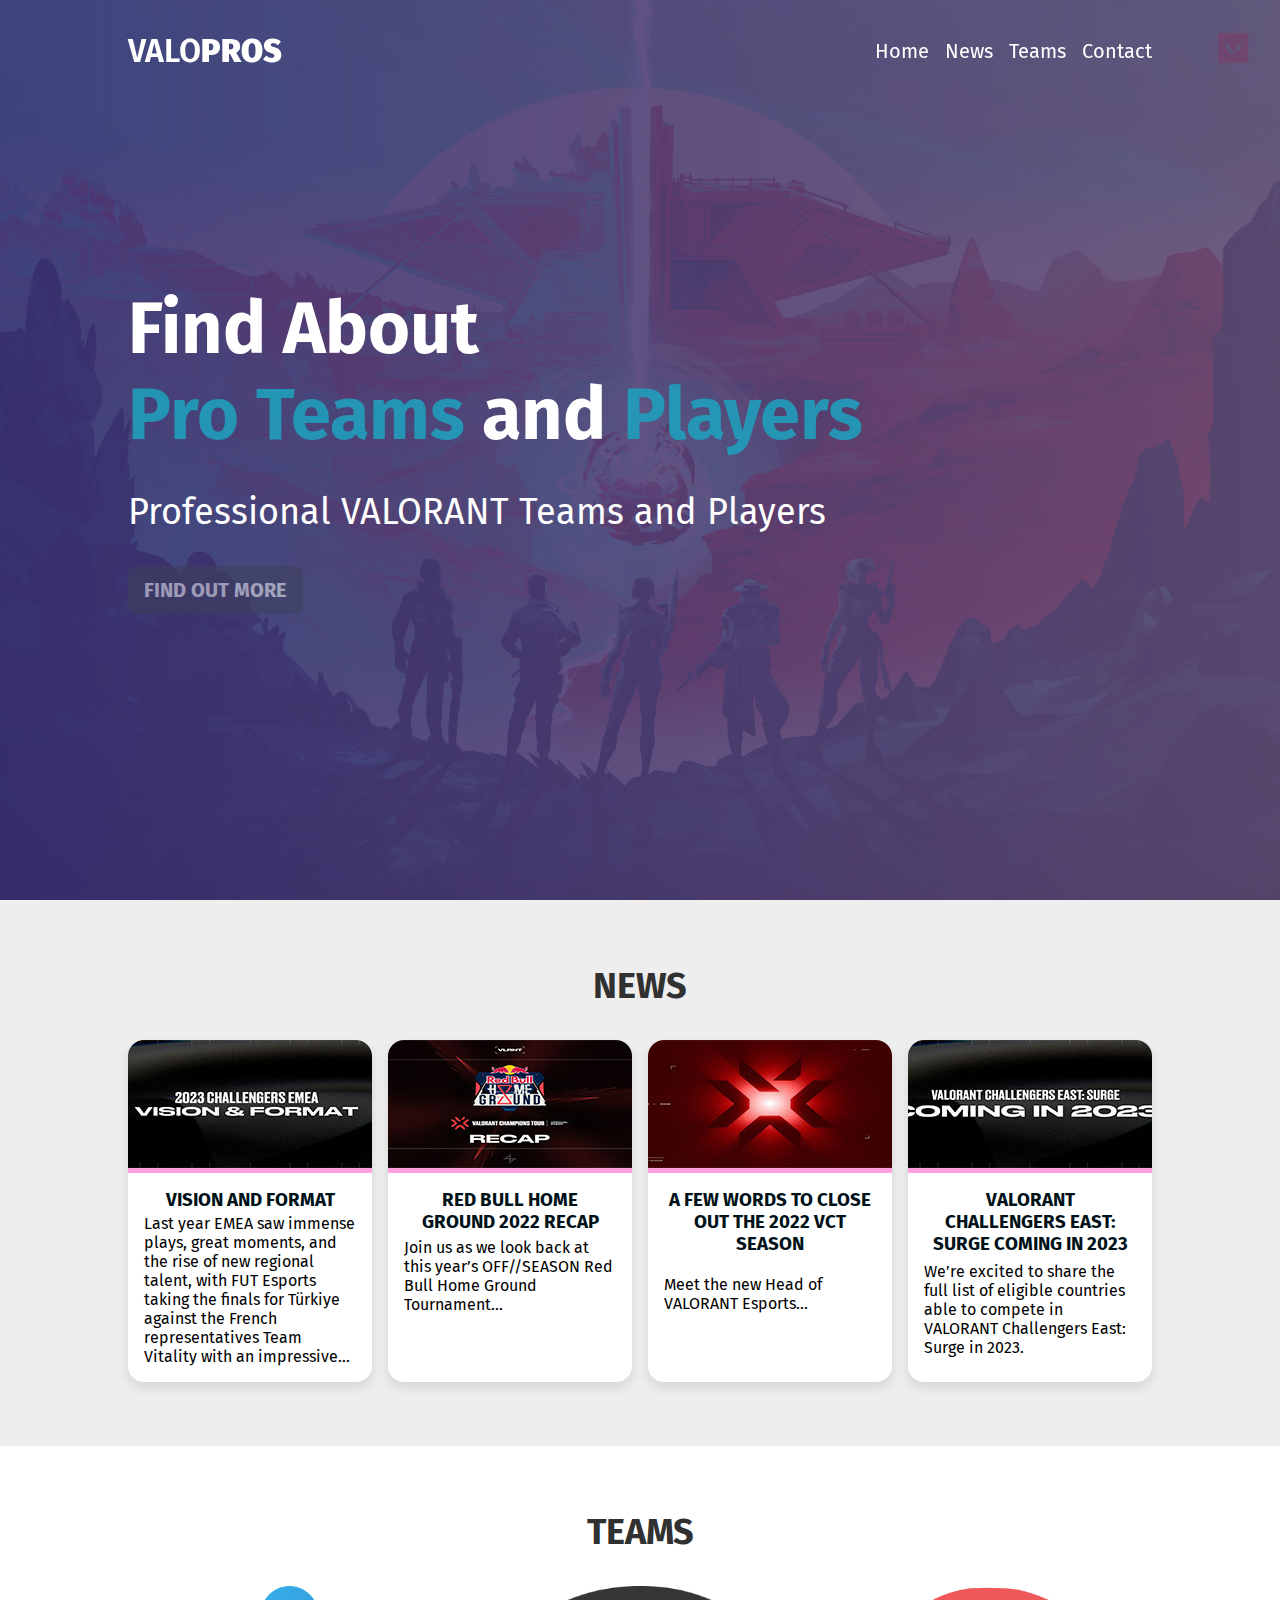
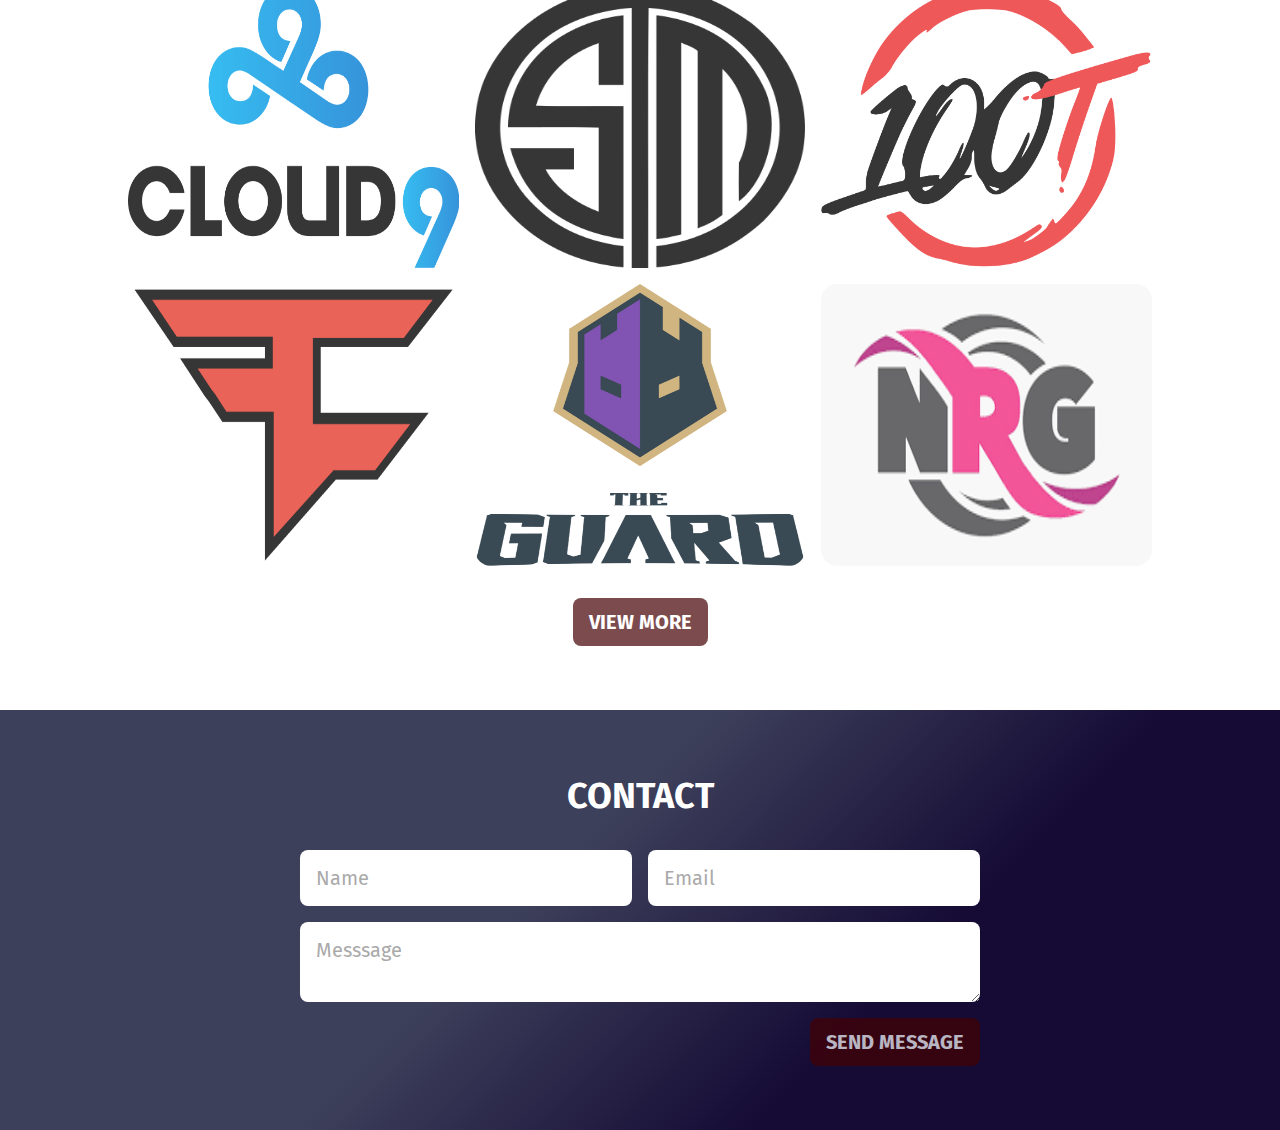
<file: assets/alter/na.html>
<!DOCTYPE html>
<html lang="en">
<head>
	<meta charset="UTF-8">
	<meta name="viewport" content="width=device-width, initial-scale=1.0">
	<title>VALO PROS</title>

	<link rel="preconnect" href="https://fonts.gstatic.com" />
	<link href="https://fonts.googleapis.com/css2?family=Fira+Sans:ital,wght@0,400;0,600;0,700;0,900;1,400;1,600;1,700&display=swap" rel="stylesheet" />

	<link rel="stylesheet" href="../css/na.css" />
</head>
<body>
	<header>
		<div class="container">
			<h2><span>VALO</span>PROS</h2>
			<nav>
				<a href="../../index.html">Home</a>
				<a href="#services">News</a>
				<a href="#projects">Teams</a>
				<a href="#contact">Contact</a>
			</nav>
			<button class="hamburger">
				<div class="bar"></div>
			</button>
		</div>
	</header>
	<nav class="mobile-nav">
		<a href="../../index.html">Home</a>
		<a href="#services">News</a>
		<a href="#projects">Teams</a>
		<a href="#contact">Contact</a>
	</nav>
	<main>
		<section class="banner">
			<div class="container">
				<h1>
					Find About <br class="hide-mob" />
					<span>Pro Teams</span> and <span>Players</span>
				</h1>

				<h3>Professional VALORANT Teams and Players</h3>

				<a href="#" class="button" id="bannerbutton">Find out more</a>
			</div>
		</section>

		<section id="services" class="services">
			<div class="container">
				<h2>News</h2>
				
				<div class="services-grid">

					<div class="service">
						<figure class="img-box">
							<img src="../images/news-1.jpg" alt="Website Service" class="img" />
						</figure>
						<div class="content">
							<a href="https://valorantesports.com/news/challengers-emea-2023-vision-and-format/en-gb" target="_blank"><h3>VISION AND FORMAT</h3></a>
							<p style="margin-top: 3px;;">
								Last year EMEA saw immense plays, great moments, and the rise of new regional talent, 
								with FUT Esports taking the finals for Türkiye against the French representatives Team Vitality with an impressive...
							</p>
						</div>
					</div>

					<div class="service">
						<figure class="img-box">
							<img src="../images/news-2.jpg" alt="App Service" class="img" />
						</figure>
						<div class="content">
							<a href="https://valorantesports.com/news/red-bull-home-ground-2022-recap-100-thieves-reign-supreme/en-gb" target="_blank"><h3>RED BULL HOME GROUND 2022 RECAP</h3></a>
							<p style="margin-top: 5px;">
								Join us as we look back at this year’s OFF//SEASON Red Bull Home Ground Tournament...
							</p>
						</div>
					</div>
					
					<div class="service">
						<figure class="img-box">
							<img src="../images/news-3.jpg" alt="Games Service" class="img" />
						</figure>
						<div class="content">
							<a href="https://valorantesports.com/news/a-few-words-to-close-out-the-2022-vct-season/en-gb" target="_blank"><h3>A FEW WORDS TO CLOSE OUT THE 2022 VCT SEASON</h3></a>
							
							<p style="margin-top: 20px; ">
								Meet the new Head of VALORANT Esports...
							</p>
						</div>
					</div>

					<div class="service">
						<figure class="img-box">
							<img src="../images/news-4.jpg" alt="Mentoring Service" class="img" />
						</figure>
						<div class="content">
							<a href="https://valorantesports.com/news/valorant-challengers-east-surge-coming-in-2023/en-gb" target="_blank"><h3>VALORANT CHALLENGERS EAST: SURGE COMING IN 2023</h3></a>
							<p style="margin-top: 7px;">We’re excited to share the full list of eligible countries 
							   able to compete in VALORANT Challengers East: Surge in 2023.
							</p>
						</div>
					</div>

				</div>
			</div>
		</section>

		<section class="projects" id="projects">
			<div class="container">
				<h2>TEAMS</h2>
				
				<div class="projects-grid">
					
					<div class="project">
						<div class="EU">
							<div class="content">
							
							<h3 >Cloud9</h3>
							<p>
								Lorem ipsum dolor sit, amet consectetur adipisicing elit. Dolores, mollitia voluptas dolore reprehenderit nulla consectetur ipsa accusantium facilis! Cumque, voluptate!</p>
							<a href="cloud.html" class="button" class="button2" target="_self">Learn more</a>
							</div>
						</div>
					</div>
					<div class="project">
						<div class="NA">
							<div class="content">
							<h3>TSM</h3>
							<p>Lorem ipsum dolor sit, amet consectetur adipisicing elit. Dolores, mollitia voluptas dolore reprehenderit nulla consectetur ipsa accusantium facilis! Cumque, voluptate!</p>
							<a href="na.html" class="button" target="_self">Learn more</a>
							</div>
						</div>
					</div>
					<div class="project">
						<div class="JAPAN">
							<div class="content">
							<h3>100 Thieves</h3>
							<p>Lorem ipsum dolor sit, amet consectetur adipisicing elit. Dolores, mollitia voluptas dolore reprehenderit nulla consectetur ipsa accusantium facilis! Cumque, voluptate!</p>
							<a href="#" class="button" target="_self">Learn more</a>
							</div>
						</div>
					</div>
					<div class="project">
						<div class="KR">
							<div class="content">
							<h3>Faze</h3>
							<p>Lorem ipsum dolor sit, amet consectetur adipisicing elit. Dolores, mollitia voluptas dolore reprehenderit nulla consectetur ipsa accusantium facilis! Cumque, voluptate!</p>
							<a href="#" class="button" target="_self">Learn more</a>
							</div>
						</div>
					</div>
					<div class="project">
						<div class="BR">
							<div class="content">
							<h3>The Guard</h3>
							<p>Lorem ipsum dolor sit, amet consectetur adipisicing elit. Dolores, mollitia voluptas dolore reprehenderit nulla consectetur ipsa accusantium facilis! Cumque, voluptate!</p>
							<a href="#" class="button" target="_self">Learn more</a>
							</div>
						</div>
					</div>
					<div class="project">
						<div class="AP">
							<div class="content">
							<h3>NRG E-sports</h3>
							<p>Lorem ipsum dolor sit, amet consectetur adipisicing elit. Dolores, mollitia voluptas dolore reprehenderit nulla consectetur ipsa accusantium facilis! Cumque, voluptate!</p>
							<a href="#" class="button" target="_self">Learn more</a>
							</div>
						</div>
					</div>
				</div>

				<div class="center">
					<a href="#" class="button">View more</a>
				</div>
			</div>
		</section>

		<section class="contact" id="contact">
			<div class="container">
				<h2>Contact</h2>
				
				<form>
					<div class="form-grid">
						<input type="text" name="name" id="name" placeholder="Name" class="form-element" />
						<input type="email" name="email" id="email" placeholder="Email" class="form-element" />
						<textarea name="message" id="message" placeholder="Messsage" class="form-area"></textarea>
					</div>
					<div class="right-align">
						<input type="submit" value="Send message" class="button" />
					</div>
				</form>
			</div>
		</section>
	</main>
	<script src="../js/main.js"></script>
</body>
</html>
</file>
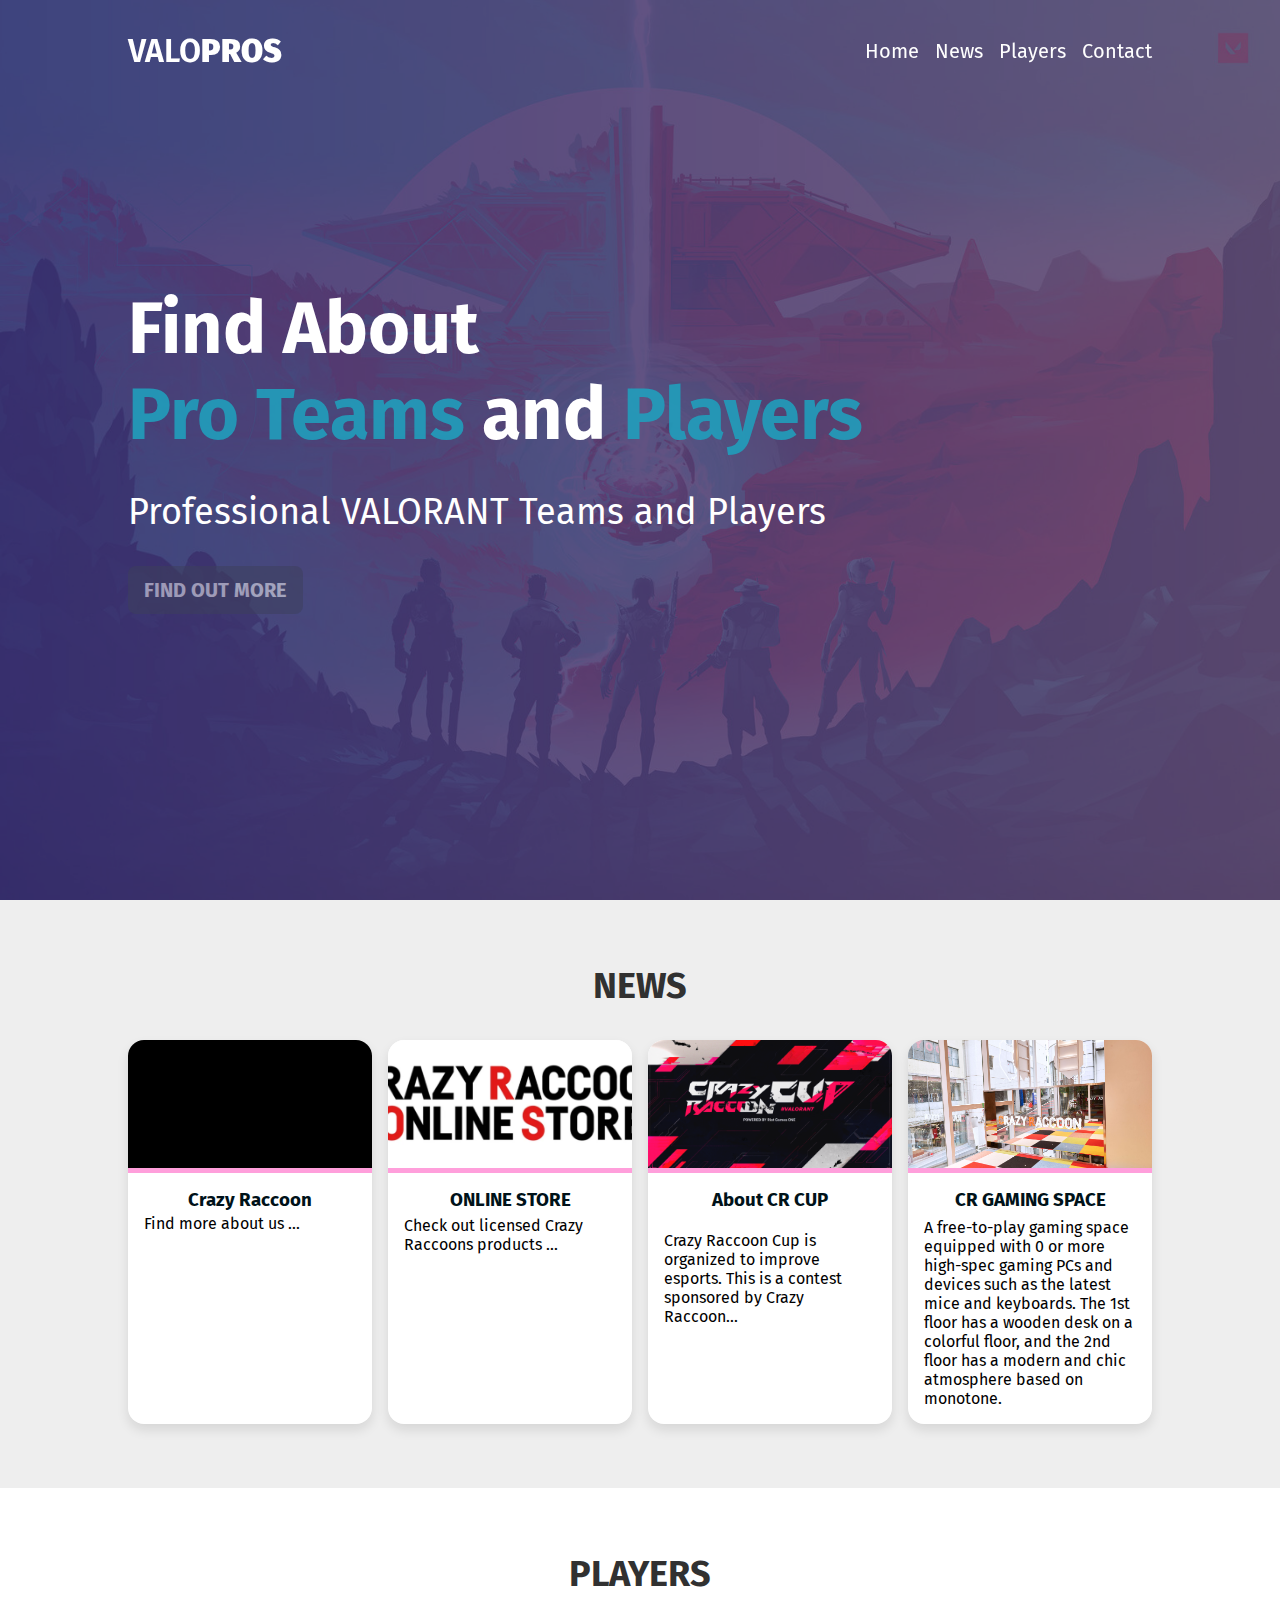
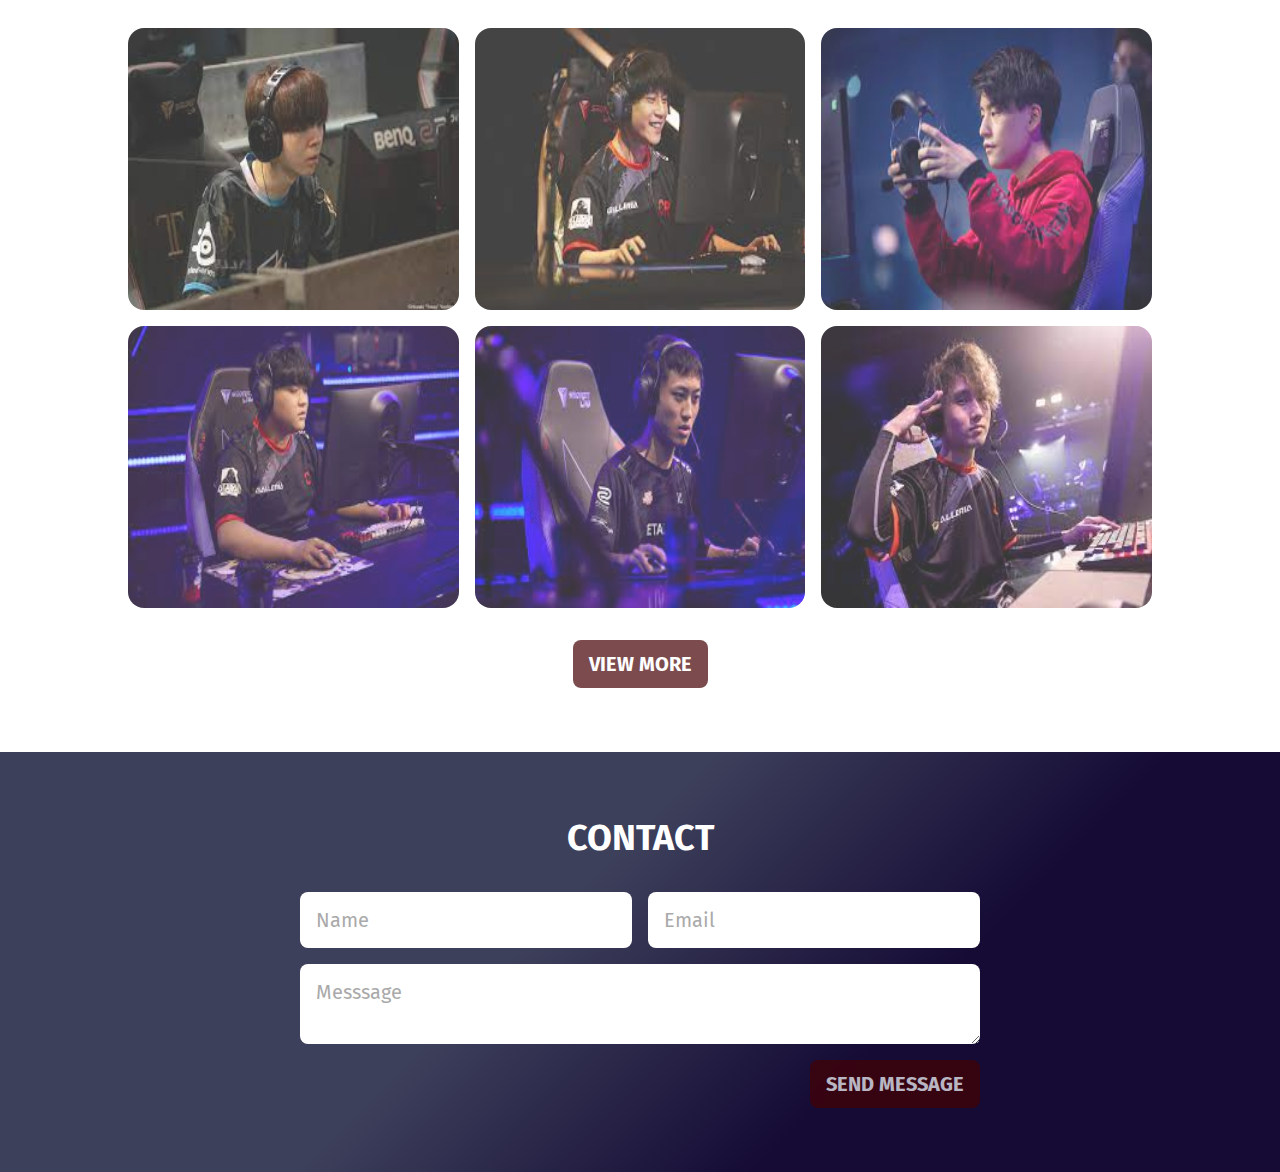
<file: assets/alter/raccoons.html>
<!DOCTYPE html>
<html lang="en">
<head>
	<meta charset="UTF-8">
	<meta name="viewport" content="width=device-width, initial-scale=1.0">
	<title>VALO PROS</title>

	<link rel="preconnect" href="https://fonts.gstatic.com" />
	<link href="https://fonts.googleapis.com/css2?family=Fira+Sans:ital,wght@0,400;0,600;0,700;0,900;1,400;1,600;1,700&display=swap" rel="stylesheet" />

	<link rel="stylesheet" href="../css/raccoons.css" />
</head>
<body>
	<header>
		<div class="container">
			<h2><span>VALO</span>PROS</h2>
			<nav>
				<a href="../../index.html">Home</a>
				<a href="#services">News</a>
				<a href="#projects">Players</a>
				<a href="#contact">Contact</a>
			</nav>
			<button class="hamburger">
				<div class="bar"></div>
			</button>
		</div>
	</header>
	<nav class="mobile-nav">
		<a href="../../index.html">Home</a>
		<a href="#services">News</a>
		<a href="#projects">Players</a>
		<a href="#contact">Contact</a>
	</nav>
	<main>
		<section class="banner">
			<div class="container">
				<h1>
					Find About <br class="hide-mob" />
					<span>Pro Teams</span> and <span>Players</span>
				</h1>

				<h3>Professional VALORANT Teams and Players</h3>

				<a href="#" class="button" id="bannerbutton">Find out more</a>
			</div>
		</section>

		<section id="services" class="services">
			<div class="container">
				<h2>News</h2>
				
				<div class="services-grid">

					<div class="service">
						<figure class="img-box">
							<img src="../images/logos/JAPAN/raccoon/news/news1.gif" class="img" loop autoplay controls ></img>
						</figure>
						<div class="content">
							<a href="https://crazyraccoon.jp/about/" target="_blank"><h3>Crazy Raccoon </h3></a>
							<p style="margin-top: 3px;;">
								Find more about us ...
							</p>
						</div>
					</div>

					<div class="service">
						<figure class="img-box">
							<img src="../images/logos/JAPAN/raccoon/news/news2.png" alt="App Service" class="img" />
						</figure>
						<div class="content">
							<a href="https://crazyraccoon-store.com/" target="_blank"><h3>ONLINE STORE</h3></a>
							<p style="margin-top: 5px;">
								Check out licensed Crazy Raccoons products ...
							</p>
						</div>
					</div>
					
					<div class="service">
						<figure class="img-box">
							<img src="../images/logos/JAPAN/raccoon/news/news3.png" alt="Games Service" class="img" />
						</figure>
						<div class="content">
							<a href="https://crcup.jp/" target="_blank"><h3>About CR CUP</h3></a>
							
							<p style="margin-top: 20px; ">
								Crazy Raccoon Cup is organized to improve esports.
                                This is a contest sponsored by Crazy Raccoon...
							</p>
						</div>
					</div>

					<div class="service">
						<figure class="img-box">
							<img src="../images/logos/JAPAN/raccoon/news/news4.jpeg" alt="Mentoring Service" class="img" />
						</figure>
						<div class="content">
							<a href="https://crazyraccoon.jp/store/#crgamingspace" target="_blank"><h3>CR GAMING SPACE</h3></a>
							<p style="margin-top: 7px;">
                                A free-to-play gaming space equipped with 0 or more high-spec gaming PCs and devices such as the latest mice and keyboards. The 1st floor 
                                has a wooden desk on a colorful floor, and the 2nd floor has a modern and chic atmosphere based on monotone. 
							</p>
						</div>
					</div>

				</div>
			</div>
		</section>

		<section class="projects" id="projects">
			<div class="container">
				<h2>PLAYERS</h2>
				
				<div class="projects-grid">
					
					<div class="project">
						<div class="EU">
							<div class="content">
							
							<h3 >Popogachi</h3>
							<p>
								Lorem ipsum dolor sit, amet consectetur adipisicing elit. Dolores, mollitia voluptas dolore reprehenderit nulla consectetur ipsa accusantium facilis! Cumque, voluptate!</p>
							<a href="#" class="button" class="button2">Learn more</a>
							</div>
						</div>
					</div>
					<div class="project">
						<div class="NA">
							<div class="content">
							<h3>Neth</h3>
							<p>Lorem ipsum dolor sit, amet consectetur adipisicing elit. Dolores, mollitia voluptas dolore reprehenderit nulla consectetur ipsa accusantium facilis! Cumque, voluptate!</p>
							<a href="#" class="button">Learn more</a>
							</div>
						</div>
					</div>
					<div class="project">
						<div class="JAPAN">
							<div class="content">
							<h3>Meiy</h3>
							<p>Lorem ipsum dolor sit, amet consectetur adipisicing elit. Dolores, mollitia voluptas dolore reprehenderit nulla consectetur ipsa accusantium facilis! Cumque, voluptate!</p>
							<a href="#" class="button">Learn more</a>
							</div>
						</div>
					</div>
					<div class="project">
						<div class="KR">
							<div class="content">
							<h3>Medusa</h3>
							<p>Lorem ipsum dolor sit, amet consectetur adipisicing elit. Dolores, mollitia voluptas dolore reprehenderit nulla consectetur ipsa accusantium facilis! Cumque, voluptate!</p>
							<a href="#" class="button">Learn more</a>
							</div>
						</div>
					</div>
					<div class="project">
						<div class="BR">
							<div class="content">
							<h3>Makiba</h3>
							<p>Lorem ipsum dolor sit, amet consectetur adipisicing elit. Dolores, mollitia voluptas dolore reprehenderit nulla consectetur ipsa accusantium facilis! Cumque, voluptate!</p>
							<a href="#" class="button">Learn more</a>
							</div>
						</div>
					</div>
					<div class="project">
						<div class="AP">
							<div class="content">
							<h3>Coach:Ade</h3>
							<p>Lorem ipsum dolor sit, amet consectetur adipisicing elit. Dolores, mollitia voluptas dolore reprehenderit nulla consectetur ipsa accusantium facilis! Cumque, voluptate!</p>
							<a href="#" class="button">Learn more</a>
							</div>
						</div>
					</div>
				</div>

				<div class="center">
					<a href="#" class="button">View more</a>
				</div>
			</div>
		</section>

		<section class="contact" id="contact">
			<div class="container">
				<h2>Contact</h2>
				
				<form>
					<div class="form-grid">
						<input type="text" name="name" id="name" placeholder="Name" class="form-element" />
						<input type="email" name="email" id="email" placeholder="Email" class="form-element" />
						<textarea name="message" id="message" placeholder="Messsage" class="form-area"></textarea>
					</div>
					<div class="right-align">
						<input type="submit" value="Send message" class="button" />
					</div>
				</form>
			</div>
		</section>
	</main>
	<script src="../js/main.js"></script>
</body>
</html>
</file>
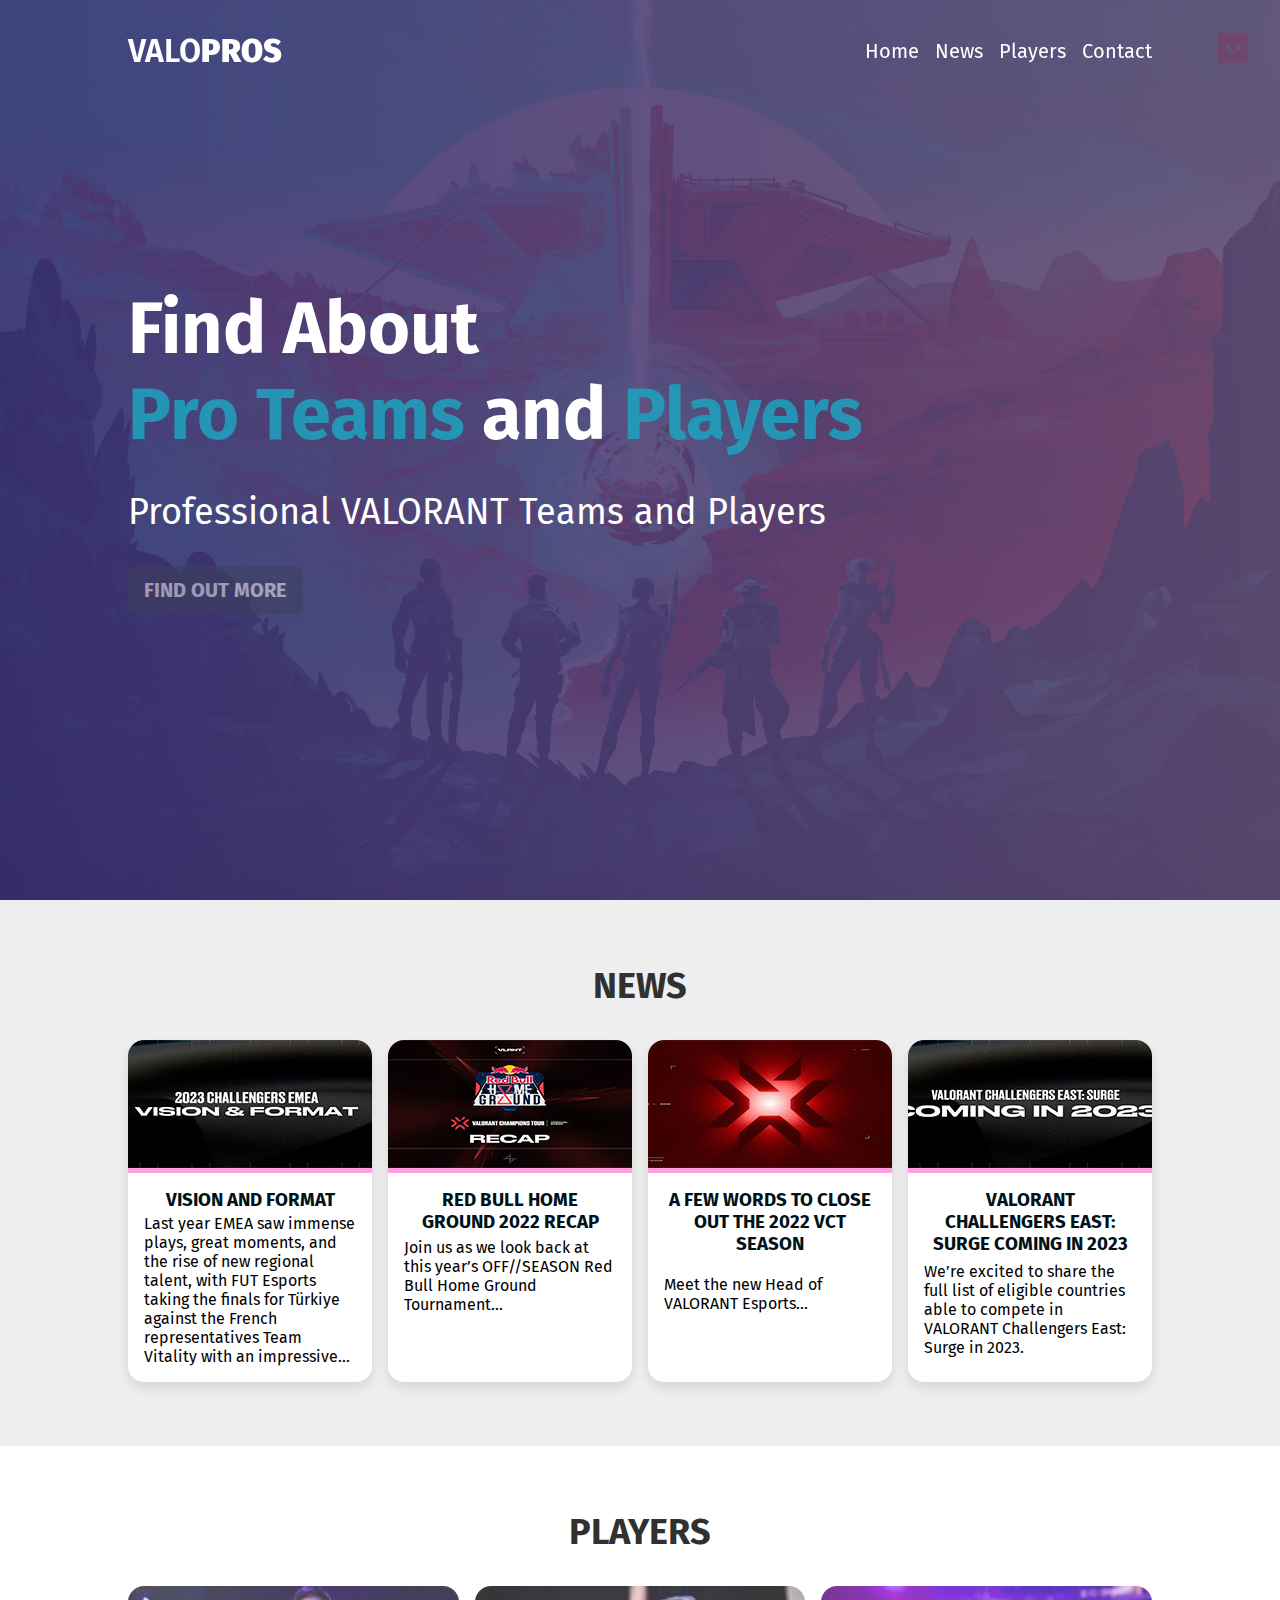
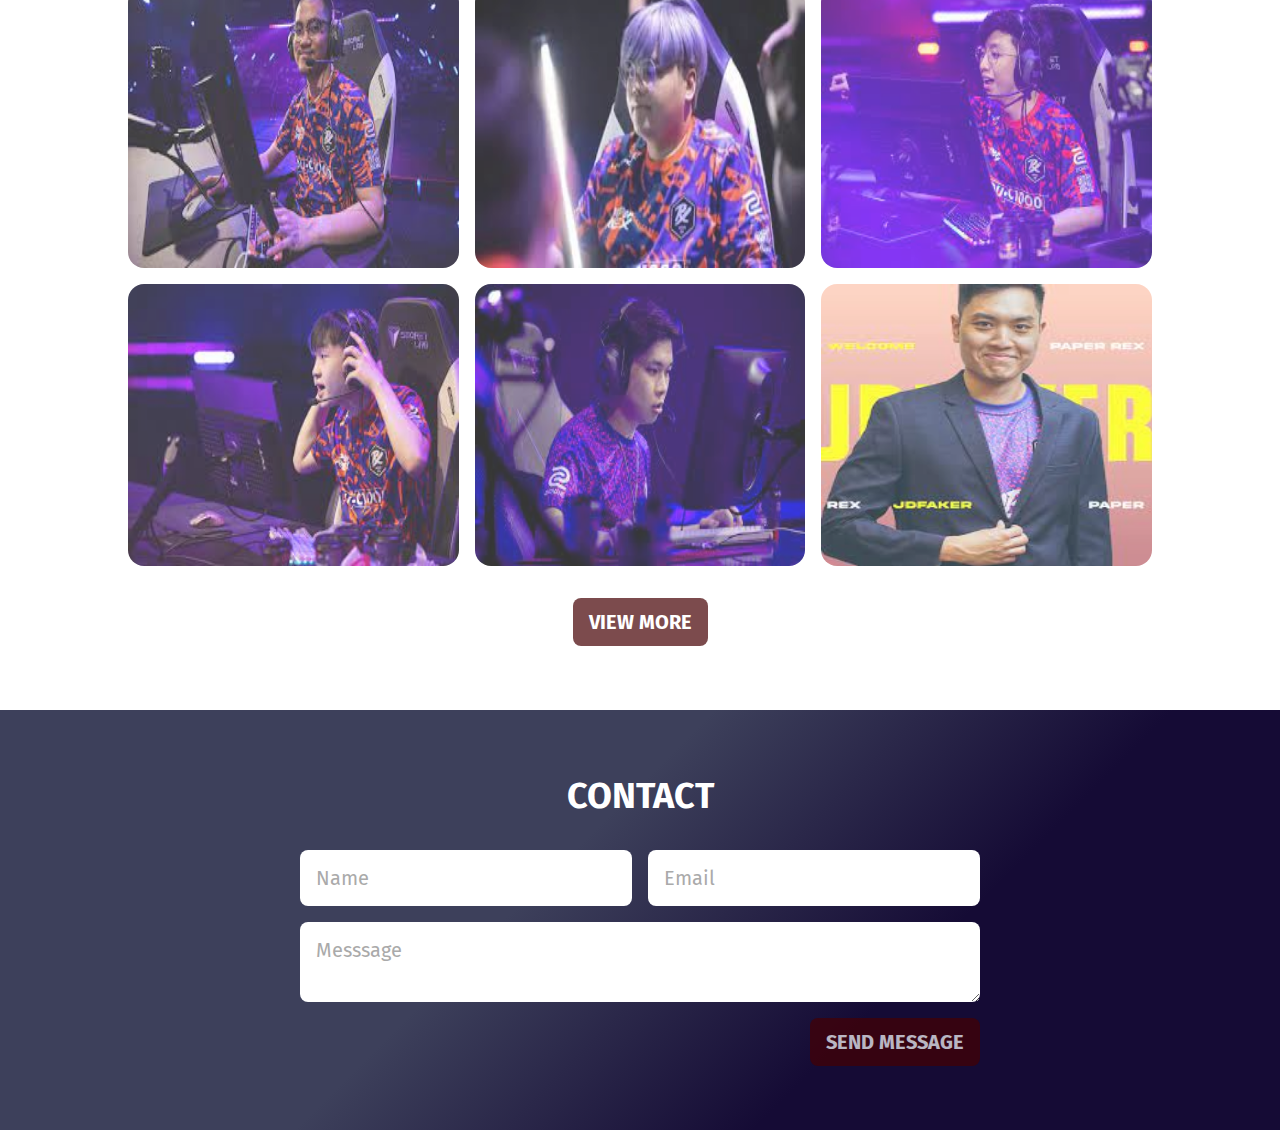
<file: assets/alter/rex.html>
<!DOCTYPE html>
<html lang="en">
<head>
	<meta charset="UTF-8">
	<meta name="viewport" content="width=device-width, initial-scale=1.0">
	<title>VALO PROS</title>

	<link rel="preconnect" href="https://fonts.gstatic.com" />
	<link href="https://fonts.googleapis.com/css2?family=Fira+Sans:ital,wght@0,400;0,600;0,700;0,900;1,400;1,600;1,700&display=swap" rel="stylesheet" />

	<link rel="stylesheet" href="../css/rex.css" />
</head>
<body>
	<header>
		<div class="container">
			<h2><span>VALO</span>PROS</h2>
			<nav>
				<a href="../../index.html">Home</a>
				<a href="#services">News</a>
				<a href="#projects">Players</a>
				<a href="#contact">Contact</a>
			</nav>
			<button class="hamburger">
				<div class="bar"></div>
			</button>
		</div>
	</header>
	<nav class="mobile-nav">
		<a href="../../index.html">Home</a>
		<a href="#services">News</a>
		<a href="#projects">Players</a>
		<a href="#contact">Contact</a>
	</nav>
	<main>
		<section class="banner">
			<div class="container">
				<h1>
					Find About <br class="hide-mob" />
					<span>Pro Teams</span> and <span>Players</span>
				</h1>

				<h3>Professional VALORANT Teams and Players</h3>

				<a href="#" class="button" id="bannerbutton">Find out more</a>
			</div>
		</section>

		<section id="services" class="services">
			<div class="container">
				<h2>News</h2>
				
				<div class="services-grid">

					<div class="service">
						<figure class="img-box">
							<a href="https://valorantesports.com/news/challengers-emea-2023-vision-and-format/en-gb"><img src="../images/news-1.jpg" alt="Website Service" class="img" /></a>
						</figure>
						<div class="content">
							<a href="https://valorantesports.com/news/challengers-emea-2023-vision-and-format/en-gb" target="_blank"><h3>VISION AND FORMAT</h3></a>
							<p style="margin-top: 3px;;">
								Last year EMEA saw immense plays, great moments, and the rise of new regional talent, 
								with FUT Esports taking the finals for Türkiye against the French representatives Team Vitality with an impressive...
							</p>
						</div>
					</div>

					<div class="service">
						<figure class="img-box">
							<a href="https://valorantesports.com/news/red-bull-home-ground-2022-recap-100-thieves-reign-supreme/en-gb"><img src="../images/news-2.jpg" alt="App Service" class="img" /></a>
						</figure>
						<div class="content">
							<a href="https://valorantesports.com/news/red-bull-home-ground-2022-recap-100-thieves-reign-supreme/en-gb" target="_blank"><h3>RED BULL HOME GROUND 2022 RECAP</h3></a>
							<p style="margin-top: 5px;">
								Join us as we look back at this year’s OFF//SEASON Red Bull Home Ground Tournament...
							</p>
						</div>
					</div>
					
					<div class="service">
						<figure class="img-box">
							<a href="https://valorantesports.com/news/a-few-words-to-close-out-the-2022-vct-season/en-gb"><img src="../images/news-3.jpg" alt="Games Service" class="img" /></a>
						</figure>
						<div class="content">
							<a href="https://valorantesports.com/news/a-few-words-to-close-out-the-2022-vct-season/en-gb" target="_blank"><h3>A FEW WORDS TO CLOSE OUT THE 2022 VCT SEASON</h3></a>
							
							<p style="margin-top: 20px; ">
								Meet the new Head of VALORANT Esports...
							</p>
						</div>
					</div>

					<div class="service">
						<figure class="img-box">
							<a href="https://valorantesports.com/news/valorant-challengers-east-surge-coming-in-2023/en-gb"><img src="../images/news-4.jpg" alt="Mentoring Service" class="img" /></a>
						</figure>
						<div class="content">
							<a href="https://valorantesports.com/news/valorant-challengers-east-surge-coming-in-2023/en-gb" target="_blank"><h3>VALORANT CHALLENGERS EAST: SURGE COMING IN 2023</h3></a>
							<p style="margin-top: 7px;">We’re excited to share the full list of eligible countries 
							   able to compete in VALORANT Challengers East: Surge in 2023.
							</p>
						</div>
					</div>

				</div>
			</div>
		</section>

		<section class="projects" id="projects">
			<div class="container">
				<h2>PLAYERS</h2>
				
				<div class="projects-grid">
					
					<div class="project">
						<div class="EU">
							<div class="content">
							
							<h3 >Benkai</h3>
							<p>
								Lorem ipsum dolor sit, amet consectetur adipisicing elit. Dolores, mollitia voluptas dolore reprehenderit nulla consectetur ipsa accusantium facilis! Cumque, voluptate!</p>
							<a href="https://www.vlr.gg/player/9802/benkai" class="button" target="_blank">Learn more</a>
							</div>
						</div>
					</div>
					<div class="project">
						<div class="NA">
							<div class="content">
							<h3>d4v41</h3>
							<p>Lorem ipsum dolor sit, amet consectetur adipisicing elit. Dolores, mollitia voluptas dolore reprehenderit nulla consectetur ipsa accusantium facilis! Cumque, voluptate!</p>
							<a href="https://www.vlr.gg/player/9803/d4v41" class="button" target="_blank">Learn more</a>
							</div>
						</div>
					</div>
					<div class="project">
						<div class="JAPAN">
							<div class="content">
							<h3>Forsaken</h3>
							<p>Lorem ipsum dolor sit, amet consectetur adipisicing elit. Dolores, mollitia voluptas dolore reprehenderit nulla consectetur ipsa accusantium facilis! Cumque, voluptate!</p>
							<a href="https://www.vlr.gg/player/9801/f0rsaken" class="button" target="_blank">Learn more</a>
							</div>
						</div>
					</div>
					<div class="project">
						<div class="KR">
							<div class="content">
							<h3>Jingg</h3>
							<p>Lorem ipsum dolor sit, amet consectetur adipisicing elit. Dolores, mollitia voluptas dolore reprehenderit nulla consectetur ipsa accusantium facilis! Cumque, voluptate!</p>
							<a href="https://www.vlr.gg/player/7378/jinggg" class="button" target="_blank">Learn more</a>
							</div>
						</div>
					</div>
					<div class="project">
						<div class="BR">
							<div class="content">
							<h3>Mindfreak</h3>
							<p>Lorem ipsum dolor sit, amet consectetur adipisicing elit. Dolores, mollitia voluptas dolore reprehenderit nulla consectetur ipsa accusantium facilis! Cumque, voluptate!</p>
							<a href="https://www.vlr.gg/player/9800/mindfreak" class="button" target="_blank">Learn more</a>
							</div>
						</div>
					</div>
					<div class="project">
						<div class="AP">
							<div class="content">
							<h3>COACH:JdFaker</h3>
							<p>Lorem ipsum dolor sit, amet consectetur adipisicing elit. Dolores, mollitia voluptas dolore reprehenderit nulla consectetur ipsa accusantium facilis! Cumque, voluptate!</p>
							<a href="https://www.vlr.gg/player/2364/jdfaker" class="button" target="_blank">Learn more</a>
							</div>
						</div>
					</div>
				</div>

				<div class="center">
					<a href="#" class="button">View more</a>
				</div>
			</div>
		</section>

		<section class="contact" id="contact">
			<div class="container">
				<h2>Contact</h2>
				
				<form>
					<div class="form-grid">
						<input type="text" name="name" id="name" placeholder="Name" class="form-element" />
						<input type="email" name="email" id="email" placeholder="Email" class="form-element" />
						<textarea name="message" id="message" placeholder="Messsage" class="form-area"></textarea>
					</div>
					<div class="right-align">
						<input type="submit" value="Send message" class="button" />
					</div>
				</form>
			</div>
		</section>
	</main>
	<script src="../js/main.js"></script>
</body>
</html>
</file>
<file: assets/css/main.css>
* {
  margin: 0;
  padding: 0;
  -webkit-box-sizing: border-box;
  box-sizing: border-box;
  font-family: "Fira Sans", sans-serif;
}
.container {
  width: 100%;
  max-width: 1600px;
  margin: 0 auto;
  padding-left: 128px;
  padding-right: 128px;
}
@media (max-width: 1024px) {
  .container {
    padding-left: 64px;
    padding-right: 64px;
  }
}
@media (max-width: 767px) {
  .container {
    padding-left: 32px;
    padding-right: 32px;
  }
}
.hamburger {
  position: relative;
  display: block;
  width: 35px;
  cursor: pointer;
  -webkit-appearance: none;
  -moz-appearance: none;
  appearance: none;
  background: none;
  outline: none;
  border: none;
}
.hamburger .bar,
.hamburger:after,
.hamburger:before {
  content: "";
  display: block;
  width: 100%;
  height: 5px;
  background-color: #fff;
  margin: 6px 0px;
  -webkit-transition: 0.4s;
  transition: 0.4s;
}
.hamburger.is-active:before {
  -webkit-transform: rotate(-45deg) translate(-8px, 6px);
  transform: rotate(-45deg) translate(-8px, 6px);
}
.hamburger.is-active:after {
  -webkit-transform: rotate(45deg) translate(-9px, -8px);
  transform: rotate(45deg) translate(-9px, -8px);
}
.hamburger.is-active .bar {
  opacity: 0;
}
.mobile-nav {
  position: fixed;
  top: 0;
  left: 100%;
  width: 100%;
  min-height: 100vh;
  display: block;
  z-index: 98;
  background-color: #12002f;
  padding-top: 120px;
  -webkit-transition: 0.4s;
  transition: 0.4s;
}
.mobile-nav.is-active {
  left: 0;
}
.mobile-nav a {
  display: block;
  width: 100%;
  max-width: 200px;
  margin: 0 auto 16px;
  text-align: center;
  padding: 12px 16px;
  background-color: #1f103f;
  color: #fff;
  text-decoration: none;
}
.mobile-nav a:hover {
  background-color: #24104f;
}
@media (min-width: 768px) {
  .mobile-nav {
    display: none;
  }
  .hamburger {
    display: none;
  }
}
section h2 {
  text-align: center;
  margin-bottom: 32px;
  text-transform: uppercase;
  color: #313131;
  font-size: 36px;
}
#bannerbutton {
  -webkit-appearance: none;
  -moz-appearance: none;
  appearance: none;
  border: none;
  outline: none;
  background: none;
  display: inline-block;
  color: #fff;
  font-size: 20px;
  background-color:  #3d405b ;
  opacity: 0.5;
  /* #ff9fdb*/
  padding: 12px 16px;
  border-radius: 8px;
  text-decoration: none;
  text-transform: uppercase;
  font-weight: 700;
  cursor: pointer;
  -webkit-transition-duration: 0.4s;
  transition-duration: 0.4s;

}

#bannerbutton:hover{
  background-color: #2695b5;
}
.button {
  -webkit-appearance: none;
  -moz-appearance: none;
  appearance: none;
  border: none;
  outline: none;
  background: none;
  display: inline-block;
  color: #fff;
  font-size: 20px;
  background-color:  /*#e07a5f*/ #450003  ;
  opacity:0.7;
  /* #ff9fdb*/
  padding: 12px 16px;
  border-radius: 8px;
  text-decoration: none;
  text-transform: uppercase;
  font-weight: 700;
  cursor: pointer;

}

main .projects .projects-grid .project .button{
  -webkit-appearance: none;
  -moz-appearance: none;
  appearance: none;
  border: none;
  outline: none;
  background: none;
  display: inline-block;
  color: #fff;
  font-size: 20px;
  background-color: #450003 ;
  /* #ff9fdb*/
  padding: 12px 16px;
  border-radius: 8px;
  text-decoration: none;
  text-transform: uppercase;
  font-weight: 700;
  cursor: pointer;
  opacity: 1;
  -webkit-transition-duration: 0.4s;
  transition-duration: 0.4s;
}
main .projects .projects-grid .project .button:hover{
  background-color: #2695b5;
}

@media (max-width: 767px) {
  .button {
    font-size: 18px;
  }
}
img {
  max-width: 100%;
}
header {
  color: #fff;
  position: fixed;
  top: 0;
  left: 0;
  width: 100%;
  z-index: 99;
}
header .container {
  padding-top: 32px;
  padding-bottom: 32px;
  display: -webkit-box;
  display: -ms-flexbox;
  display: flex;
  -webkit-box-pack: justify;
  -ms-flex-pack: justify;
  justify-content: space-between;
  -webkit-box-align: center;
  -ms-flex-align: center;
  align-items: center;
}
header .container h2 {
  color: inherit;
  text-transform: uppercase;
  font-size: 32px;
  font-weight: 900;
}
header .container h2 span {
  font-weight: 600;
}
header .container nav {
  display: -ms-grid;
  display: grid;
  grid-gap: 16px;
  -ms-grid-columns: (auto) [4];
  grid-template-columns: repeat(4, auto);
}
@media (max-width: 767px) {
  header .container nav {
    display: none;
  }
}
header .container nav a {
  color: inherit;
  font-size: 20px;
  text-decoration: none;
}
header.is-scrolling {
  background-color: #12002f;
}
header.is-scrolling .container {
  padding-top: 16px;
  padding-bottom: 16px;
}
main section.banner {
  color: #fff;
  position: relative;
  min-height: 100vh;
  display: -webkit-box;
  display: -ms-flexbox;
  display: flex;
  -webkit-box-align: center;
  -ms-flex-align: center;
  align-items: center;
  background-image: url("../images/header1.jpg");
  background-repeat: repeat;
  background-position: top right;
  background-size: cover;
}
main section.banner:after {
  content: "";
  display: block;
  position: absolute;
  top: 0;
  left: 0;
  right: 0;
  bottom: 0;
  z-index: 0;
  background-color: #12002f;
  opacity: 0.6;
}
main section.banner .container {
  position: relative;
  z-index: 1;
}
main section.banner .container h1 {
  font-size: 72px;
  margin-bottom: 32px;
}
main section.banner .container h1 span {
  color: #219ebc ;
  opacity: 0.9;
  
  

  /* #ff9fdb */
}
@media (max-width: 767px) {
  main section.banner .container h1 {
    font-size: 32px;
  }
}
main section.banner .container h3 {
  font-size: 36px;
  font-weight: 400;
  margin-bottom: 32px;
}
@media (max-width: 767px) {
  main section.banner .container h3 {
    font-size: 20px;
  }
}
main .services {
  background-color: #eee;
}
main .services .container {
  padding-top: 64px;
  padding-bottom: 64px;
}
main .services .container .services-grid {
  display: -ms-grid;
  display: grid;
  -ms-grid-columns: (1fr) [4];
  grid-template-columns: repeat(4, 1fr);
  grid-gap: 16px;
}
@media (max-width: 1024px) {
  main .services .container .services-grid {
    -ms-grid-columns: (1fr) [2];
    grid-template-columns: repeat(2, 1fr);
  }
}
@media (max-width: 767px) {
  main .services .container .services-grid {
    -ms-grid-columns: 1fr;
    grid-template-columns: 1fr;
  }
}
main .services .container .services-grid .service {
  background-color: #fff;
  border-radius: 16px;
  overflow: hidden;
  -webkit-box-shadow: 0px 6px 12px rgba(0, 0, 0, 0.1);
  box-shadow: 0px 6px 12px rgba(0, 0, 0, 0.1);
}
main .services .container .services-grid .service .img-box {
  display: block;
  width: 100%;
  border-bottom: 5px solid #ff9fdb;
}
main .services .container .services-grid .service .img-box .img {
  display: block;
  width: 100%;
  height: 128px;
  -o-object-fit: cover;
  object-fit: cover;
}
main .services .container .services-grid .service .content {
  padding: 16px;
}
main .projects {
  padding-top: 64px;
  padding-bottom: 64px;
}
main .projects .projects-grid {
  display: -ms-grid;
  display: grid;
  -ms-grid-columns: (1fr) [3];
  grid-template-columns: repeat(3, 1fr);
  grid-gap: 16px;
  margin-bottom: 32px;
}
@media (max-width: 768px) {
  main .projects .projects-grid {
    -ms-grid-columns: (1fr) [2];
    grid-template-columns: repeat(2, 1fr);
  }
}
@media (max-width: 767px) {
  main .projects .projects-grid {
    -ms-grid-columns: 1fr;
    grid-template-columns: 1fr;
  }
}

/* BURDA */
main .projects .projects-grid .project .EU{
  background-image: url("../images/eu.png");
  opacity: 79%;
  background-repeat: no-repeat;
  -webkit-background-size: 100% 100%;
  -moz-background-size: 100% 100%;
  -o-background-size: 100% 100%;
  background-size: 100% 100%;
  object-fit: fill;
  text-align: center;
}
main .projects .projects-grid .project .NA{
  background-image: url("../images/na.png");
  opacity: 79%;
  background-repeat: no-repeat;
  -webkit-background-size: 100% 100%;
  -moz-background-size: 100% 100%;
  -o-background-size: 100% 100%;
  background-size: 100% 100%;
  object-fit: fill;
  text-align: center;
}
main .projects .projects-grid .project .JAPAN{
  background-image: url("../images/japan.png");
  opacity: 79%;
  background-repeat: no-repeat;
  -webkit-background-size: 100% 100%;
  -moz-background-size: 100% 100%;
  -o-background-size: 100% 100%;
  background-size: 100% 100%;
  object-fit: fill;
  text-align: center;
}
main .projects .projects-grid .project .KR{
  background-image: url("../images/kr.png");
  opacity: 79%;
  background-repeat: no-repeat;
  -webkit-background-size: 100% 100%;
  -moz-background-size: 100% 100%;
  -o-background-size: 100% 100%;
  background-size: 100% 100%;
  object-fit: fill;
  text-align: center;
}
main .projects .projects-grid .project .BR{
  background-image: url("../images/br.png");
  opacity: 79%;
  background-repeat: no-repeat;
  -webkit-background-size: 100% 100%;
  -moz-background-size: 100% 100%;
  -o-background-size: 100% 100%;
  background-size: 100% 100%;
  object-fit: fill;
  text-align: center;
}
main .projects .projects-grid .project .AP{
  background-image: url("../images/ap.png");
  opacity: 79%;
  background-repeat: no-repeat;
  -webkit-background-size: 100% 100%;
  -moz-background-size: 100% 100%;
  -o-background-size: 100% 100%;
  background-size: 100% 100%;
  object-fit: fill;
  text-align: center;
}

main .projects .projects-grid .project{
  border-radius: 16px;
  overflow: hidden;
}
main .projects .projects-grid .project .content{
  opacity: 0;
  color: #fff;
  padding: 16px;
  background-color: #000;
  -webkit-transition: 0.4s;
  transition: 0.4s;
}
main .projects .projects-grid .project .content h3 {
  font-size: 32px;
  margin-bottom: 16px;
}
@media (max-width: 1024px) {
  main .projects .projects-grid .project .content h3 {
    font-size: 28px;
  }
}
main .projects .projects-grid .project .content p {
  font-size: 18px;
  margin-bottom: 16px;
}
@media (max-width: 1024px) {
  main .projects .projects-grid .project .content p {
    font-size: 16px;
  }
}
main .projects .projects-grid .project:hover .content{
  opacity: 0.9;
}
main .projects .center {
  text-align: center;
}
main .contact {
  /* background-color:*#3d405b #150B35 ; */
  background-image: linear-gradient(315deg, rgba(21, 11, 53, 1) 31%, rgba(61, 64, 91, 1) 58%);
  
  /*#9b75d7*/
}
main .contact .container {
  padding-top: 64px;
  padding-bottom: 64px;
}
main .contact .container h2 {
  color: #fff;
}
main .contact .container form {
  display: block;
  margin: 0 auto;
  max-width: 680px;
}
main .contact .container form .form-grid {
  display: -ms-grid;
  display: grid;
  grid-gap: 16px;
  -ms-grid-columns: (1fr) [2];
  grid-template-columns: repeat(2, 1fr);
  margin-bottom: 16px;
}
@media (max-width: 767px) {
  main .contact .container form .form-grid {
    -ms-grid-columns: 1fr;
    grid-template-columns: 1fr;
  }
}
main .contact .container form .form-grid .form-element,
main .contact .container form .form-grid .form-area {
  -webkit-appearance: none;
  -moz-appearance: none;
  appearance: none;
  border: none;
  outline: none;
  background: none;
  display: block;
  width: 100%;
  background-color: #fff;
  border-radius: 8px;
  padding: 16px;
  font-size: 20px;
  color: #313131;
}
main
  .contact
  .container
  form
  .form-grid
  .form-element::-webkit-input-placeholder,
main .contact .container form .form-grid .form-area::-webkit-input-placeholder {
  color: #aaa;
}
main .contact .container form .form-grid .form-element:-ms-input-placeholder,
main .contact .container form .form-grid .form-area:-ms-input-placeholder {
  color: #aaa;
}
main .contact .container form .form-grid .form-element::-ms-input-placeholder,
main .contact .container form .form-grid .form-area::-ms-input-placeholder {
  color: #aaa;
}
main .contact .container form .form-grid .form-element::placeholder,
main .contact .container form .form-grid .form-area::placeholder {
  color: #aaa;
}
main .contact .container form .form-grid .form-area {
  grid-column: 1/-1;
}
main .contact .container form .right-align {
  text-align: right;
}
@media (max-width: 767px) {
  .hide-mob {
    display: none;
  }
}


/* emregülsoy */
a{
  text-decoration: none;
}
.services-grid h3{
  
  text-align: center;
  color: #001219;
}
/*
yapılacaklar 
resimler sizelanacak 437 238 karakter resimleri px boyutu
palet linki: https://coolors.co/palette/001219-005f73-0a9396-94d2bd-e9d8a6-ee9b00-ca6702-bb3e03-ae2012-9b2226
buttonlar ile uğraş bölgeler ve contact buttonları
*/


/*# sourceMappingURL=main.css.map */
</file>
<file: assets/css/ap.css>
* {
    margin: 0;
    padding: 0;
    -webkit-box-sizing: border-box;
    box-sizing: border-box;
    font-family: "Fira Sans", sans-serif;
  }
  .container {
    width: 100%;
    max-width: 1600px;
    margin: 0 auto;
    padding-left: 128px;
    padding-right: 128px;
  }
  @media (max-width: 1024px) {
    .container {
      padding-left: 64px;
      padding-right: 64px;
    }
  }
  @media (max-width: 767px) {
    .container {
      padding-left: 32px;
      padding-right: 32px;
    }
  }
  .hamburger {
    position: relative;
    display: block;
    width: 35px;
    cursor: pointer;
    -webkit-appearance: none;
    -moz-appearance: none;
    appearance: none;
    background: none;
    outline: none;
    border: none;
  }
  .hamburger .bar,
  .hamburger:after,
  .hamburger:before {
    content: "";
    display: block;
    width: 100%;
    height: 5px;
    background-color: #fff;
    margin: 6px 0px;
    -webkit-transition: 0.4s;
    transition: 0.4s;
  }
  .hamburger.is-active:before {
    -webkit-transform: rotate(-45deg) translate(-8px, 6px);
    transform: rotate(-45deg) translate(-8px, 6px);
  }
  .hamburger.is-active:after {
    -webkit-transform: rotate(45deg) translate(-9px, -8px);
    transform: rotate(45deg) translate(-9px, -8px);
  }
  .hamburger.is-active .bar {
    opacity: 0;
  }
  .mobile-nav {
    position: fixed;
    top: 0;
    left: 100%;
    width: 100%;
    min-height: 100vh;
    display: block;
    z-index: 98;
    background-color: #12002f;
    padding-top: 120px;
    -webkit-transition: 0.4s;
    transition: 0.4s;
  }
  .mobile-nav.is-active {
    left: 0;
  }
  .mobile-nav a {
    display: block;
    width: 100%;
    max-width: 200px;
    margin: 0 auto 16px;
    text-align: center;
    padding: 12px 16px;
    background-color: #1f103f;
    color: #fff;
    text-decoration: none;
  }
  .mobile-nav a:hover {
    background-color: #24104f;
  }
  @media (min-width: 768px) {
    .mobile-nav {
      display: none;
    }
    .hamburger {
      display: none;
    }
  }
  section h2 {
    text-align: center;
    margin-bottom: 32px;
    text-transform: uppercase;
    color: #313131;
    font-size: 36px;
  }
  #bannerbutton {
    -webkit-appearance: none;
    -moz-appearance: none;
    appearance: none;
    border: none;
    outline: none;
    background: none;
    display: inline-block;
    color: #fff;
    font-size: 20px;
    background-color:  #3d405b ;
    opacity: 0.5;
    /* #ff9fdb*/
    padding: 12px 16px;
    border-radius: 8px;
    text-decoration: none;
    text-transform: uppercase;
    font-weight: 700;
    cursor: pointer;
    -webkit-transition-duration: 0.4s;
    transition-duration: 0.4s;
  }
  #bannerbutton:hover{
  background-color: #2695b5;
}
  .button {
    -webkit-appearance: none;
    -moz-appearance: none;
    appearance: none;
    border: none;
    outline: none;
    background: none;
    display: inline-block;
    color: #fff;
    font-size: 20px;
    background-color:  /*#e07a5f*/ #450003  ;
    opacity:0.7;
    /* #ff9fdb*/
    padding: 12px 16px;
    border-radius: 8px;
    text-decoration: none;
    text-transform: uppercase;
    font-weight: 700;
    cursor: pointer;
}
  main .projects .projects-grid .project .button{
    -webkit-appearance: none;
    -moz-appearance: none;
    appearance: none;
    border: none;
    outline: none;
    background: none;
    display: inline-block;
    color: #fff;
    font-size: 20px;
    background-color: #450003 ;
    /* #ff9fdb*/
    padding: 12px 16px;
    border-radius: 8px;
    text-decoration: none;
    text-transform: uppercase;
    font-weight: 700;
    cursor: pointer;
    opacity: 1;
    -webkit-transition-duration: 0.4s;
    transition-duration: 0.4s;
  }
main .projects .projects-grid .project .button:hover{
  background-color: #2695b5;
}
  @media (max-width: 767px) {
    .button {
      font-size: 18px;
    }
  }
  img {
    max-width: 100%;
  }
  header {
    color: #fff;
    position: fixed;
    top: 0;
    left: 0;
    width: 100%;
    z-index: 99;
  }
  header .container {
    padding-top: 32px;
    padding-bottom: 32px;
    display: -webkit-box;
    display: -ms-flexbox;
    display: flex;
    -webkit-box-pack: justify;
    -ms-flex-pack: justify;
    justify-content: space-between;
    -webkit-box-align: center;
    -ms-flex-align: center;
    align-items: center;
  }
  header .container h2 {
    color: inherit;
    text-transform: uppercase;
    font-size: 32px;
    font-weight: 900;
  }
  header .container h2 span {
    font-weight: 600;
  }
  header .container nav {
    display: -ms-grid;
    display: grid;
    grid-gap: 16px;
    -ms-grid-columns: (auto) [4];
    grid-template-columns: repeat(4, auto);
  }
  @media (max-width: 767px) {
    header .container nav {
      display: none;
    }
  }
  header .container nav a {
    color: inherit;
    font-size: 20px;
    text-decoration: none;
  }
  header.is-scrolling {
    background-color: #12002f;
  }
  header.is-scrolling .container {
    padding-top: 16px;
    padding-bottom: 16px;
  }
  main section.banner {
    color: #fff;
    position: relative;
    min-height: 100vh;
    display: -webkit-box;
    display: -ms-flexbox;
    display: flex;
    -webkit-box-align: center;
    -ms-flex-align: center;
    align-items: center;
    background-image: url("../images/header1.jpg");
    background-repeat: repeat;
    background-position: top right;
    background-size: cover;
  }
  main section.banner:after {
    content: "";
    display: block;
    position: absolute;
    top: 0;
    left: 0;
    right: 0;
    bottom: 0;
    z-index: 0;
    background-color: #12002f;
    opacity: 0.6;
  }
  main section.banner .container {
    position: relative;
    z-index: 1;
  }
  main section.banner .container h1 {
    font-size: 72px;
    margin-bottom: 32px;
  }
  main section.banner .container h1 span {
    color: #219ebc ;
    opacity: 0.9;
    
    
  
    /* #ff9fdb */
  }
  @media (max-width: 767px) {
    main section.banner .container h1 {
      font-size: 32px;
    }
  }
  main section.banner .container h3 {
    font-size: 36px;
    font-weight: 400;
    margin-bottom: 32px;
  }
  @media (max-width: 767px) {
    main section.banner .container h3 {
      font-size: 20px;
    }
  }
  main .services {
    background-color: #eee;
  }
  main .services .container {
    padding-top: 64px;
    padding-bottom: 64px;
  }
  main .services .container .services-grid {
    display: -ms-grid;
    display: grid;
    -ms-grid-columns: (1fr) [4];
    grid-template-columns: repeat(4, 1fr);
    grid-gap: 16px;
  }
  @media (max-width: 1024px) {
    main .services .container .services-grid {
      -ms-grid-columns: (1fr) [2];
      grid-template-columns: repeat(2, 1fr);
    }
  }
  @media (max-width: 767px) {
    main .services .container .services-grid {
      -ms-grid-columns: 1fr;
      grid-template-columns: 1fr;
    }
  }
  main .services .container .services-grid .service {
    background-color: #fff;
    border-radius: 16px;
    overflow: hidden;
    -webkit-box-shadow: 0px 6px 12px rgba(0, 0, 0, 0.1);
    box-shadow: 0px 6px 12px rgba(0, 0, 0, 0.1);
  }
  main .services .container .services-grid .service .img-box {
    display: block;
    width: 100%;
    border-bottom: 5px solid #ff9fdb;
  }
  main .services .container .services-grid .service .img-box .img {
    display: block;
    width: 100%;
    height: 128px;
    -o-object-fit: cover;
    object-fit: cover;
  }
  main .services .container .services-grid .service .content {
    padding: 16px;
  }
  main .projects {
    padding-top: 64px;
    padding-bottom: 64px;
  }
  main .projects .projects-grid {
    display: -ms-grid;
    display: grid;
    -ms-grid-columns: (1fr) [3];
    grid-template-columns: repeat(3, 1fr);
    grid-gap: 16px;
    margin-bottom: 32px;
  }
  @media (max-width: 768px) {
    main .projects .projects-grid {
      -ms-grid-columns: (1fr) [2];
      grid-template-columns: repeat(2, 1fr);
    }
  }
  @media (max-width: 767px) {
    main .projects .projects-grid {
      -ms-grid-columns: 1fr;
      grid-template-columns: 1fr;
    }
  }
  
  /* BURDA */
  main .projects .projects-grid .project .EU{
    background-image: url("../images/logos/AP/Paper_Rex_logo.png");
    opacity: 79%;
    background-repeat: no-repeat;
    -webkit-background-size: 100% 100%;
    -moz-background-size: 100% 100%;
    -o-background-size: 100% 100%;
    background-size: 100% 100%;
    object-fit: fill;
    text-align: center;
  }
  main .projects .projects-grid .project .NA{
    background-image: url("../images/logos/AP/Talon_Esports_logo.png");
    opacity: 79%;
    background-repeat: no-repeat;
    -webkit-background-size: 100% 100%;
    -moz-background-size: 100% 100%;
    -o-background-size: 100% 100%;
    background-size: 100% 100%;
    object-fit: fill;
    text-align: center;
  }
  main .projects .projects-grid .project .JAPAN{
    background-image: url("../images/logos/AP/Boom_Esports_logo.png");
    opacity: 79%;
    background-repeat: no-repeat;
    -webkit-background-size: 100% 100%;
    -moz-background-size: 100% 100%;
    -o-background-size: 100% 100%;
    background-size: 100% 100%;
    object-fit: fill;
    text-align: center;
  }
  main .projects .projects-grid .project .KR{
    background-image: url("../images/logos/AP/Bleed_Esports_logo.png");
    opacity: 79%;
    background-repeat: no-repeat;
    -webkit-background-size: 100% 100%;
    -moz-background-size: 100% 100%;
    -o-background-size: 100% 100%;
    background-size: 100% 100%;
    object-fit: fill;
    text-align: center;
  }
  main .projects .projects-grid .project .BR{
    background-image: url("../images/logos/AP/Made_in_Thailand_logo.png");
    opacity: 79%;
    background-repeat: no-repeat;
    -webkit-background-size: 100% 100%;
    -moz-background-size: 100% 100%;
    -o-background-size: 100% 100%;
    background-size: 100% 100%;
    object-fit: fill;
    text-align: center;
  }
  main .projects .projects-grid .project .AP{
    background-image: url("../images/logos/AP/Team_Secret_logo.png");
    opacity: 79%;
    background-repeat: no-repeat;
    -webkit-background-size: 100% 100%;
    -moz-background-size: 100% 100%;
    -o-background-size: 100% 100%;
    background-size: 100% 100%;
    object-fit: fill;
    text-align: center;
  }
  
  main .projects .projects-grid .project{
    border-radius: 16px;
    overflow: hidden;
  }
  main .projects .projects-grid .project .content{
    opacity: 0;
    color: #fff;
    padding: 16px;
    background-color: #000;
    -webkit-transition: 0.4s;
    transition: 0.4s;
  }
  main .projects .projects-grid .project .content h3 {
    font-size: 32px;
    margin-bottom: 16px;
  }
  @media (max-width: 1024px) {
    main .projects .projects-grid .project .content h3 {
      font-size: 28px;
    }
  }
  main .projects .projects-grid .project .content p {
    font-size: 18px;
    margin-bottom: 16px;
  }
  @media (max-width: 1024px) {
    main .projects .projects-grid .project .content p {
      font-size: 16px;
    }
  }
  main .projects .projects-grid .project:hover .content{
    opacity: 0.9;
  }
  main .projects .center {
    text-align: center;
  }
  main .contact {
    /* background-color:*#3d405b #150B35 ; */
    background-image: linear-gradient(315deg, rgba(21, 11, 53, 1) 31%, rgba(61, 64, 91, 1) 58%);
    
    /*#9b75d7*/
  }
  main .contact .container {
    padding-top: 64px;
    padding-bottom: 64px;
  }
  main .contact .container h2 {
    color: #fff;
  }
  main .contact .container form {
    display: block;
    margin: 0 auto;
    max-width: 680px;
  }
  main .contact .container form .form-grid {
    display: -ms-grid;
    display: grid;
    grid-gap: 16px;
    -ms-grid-columns: (1fr) [2];
    grid-template-columns: repeat(2, 1fr);
    margin-bottom: 16px;
  }
  @media (max-width: 767px) {
    main .contact .container form .form-grid {
      -ms-grid-columns: 1fr;
      grid-template-columns: 1fr;
    }
  }
  main .contact .container form .form-grid .form-element,
  main .contact .container form .form-grid .form-area {
    -webkit-appearance: none;
    -moz-appearance: none;
    appearance: none;
    border: none;
    outline: none;
    background: none;
    display: block;
    width: 100%;
    background-color: #fff;
    border-radius: 8px;
    padding: 16px;
    font-size: 20px;
    color: #313131;
  }
  main
    .contact
    .container
    form
    .form-grid
    .form-element::-webkit-input-placeholder,
  main .contact .container form .form-grid .form-area::-webkit-input-placeholder {
    color: #aaa;
  }
  main .contact .container form .form-grid .form-element:-ms-input-placeholder,
  main .contact .container form .form-grid .form-area:-ms-input-placeholder {
    color: #aaa;
  }
  main .contact .container form .form-grid .form-element::-ms-input-placeholder,
  main .contact .container form .form-grid .form-area::-ms-input-placeholder {
    color: #aaa;
  }
  main .contact .container form .form-grid .form-element::placeholder,
  main .contact .container form .form-grid .form-area::placeholder {
    color: #aaa;
  }
  main .contact .container form .form-grid .form-area {
    grid-column: 1/-1;
  }
  main .contact .container form .right-align {
    text-align: right;
  }
  @media (max-width: 767px) {
    .hide-mob {
      display: none;
    }
  }
  
  
  /* emregülsoy */
  a{
    text-decoration: none;
  }
  .services-grid h3{
    
    text-align: center;
    color: #001219;
  }
  /*
  yapılacaklar 
  resimler sizelanacak 437 238 karakter resimleri px boyutu
  palet linki: https://coolors.co/palette/001219-005f73-0a9396-94d2bd-e9d8a6-ee9b00-ca6702-bb3e03-ae2012-9b2226
  buttonlar ile uğraş bölgeler ve contact buttonları
  */
  
  
  /*# sourceMappingURL=main.css.map */
</file>
<file: assets/css/br.css>
* {
    margin: 0;
    padding: 0;
    -webkit-box-sizing: border-box;
    box-sizing: border-box;
    font-family: "Fira Sans", sans-serif;
  }
  .container {
    width: 100%;
    max-width: 1600px;
    margin: 0 auto;
    padding-left: 128px;
    padding-right: 128px;
  }
  @media (max-width: 1024px) {
    .container {
      padding-left: 64px;
      padding-right: 64px;
    }
  }
  @media (max-width: 767px) {
    .container {
      padding-left: 32px;
      padding-right: 32px;
    }
  }
  .hamburger {
    position: relative;
    display: block;
    width: 35px;
    cursor: pointer;
    -webkit-appearance: none;
    -moz-appearance: none;
    appearance: none;
    background: none;
    outline: none;
    border: none;
  }
  .hamburger .bar,
  .hamburger:after,
  .hamburger:before {
    content: "";
    display: block;
    width: 100%;
    height: 5px;
    background-color: #fff;
    margin: 6px 0px;
    -webkit-transition: 0.4s;
    transition: 0.4s;
  }
  .hamburger.is-active:before {
    -webkit-transform: rotate(-45deg) translate(-8px, 6px);
    transform: rotate(-45deg) translate(-8px, 6px);
  }
  .hamburger.is-active:after {
    -webkit-transform: rotate(45deg) translate(-9px, -8px);
    transform: rotate(45deg) translate(-9px, -8px);
  }
  .hamburger.is-active .bar {
    opacity: 0;
  }
  .mobile-nav {
    position: fixed;
    top: 0;
    left: 100%;
    width: 100%;
    min-height: 100vh;
    display: block;
    z-index: 98;
    background-color: #12002f;
    padding-top: 120px;
    -webkit-transition: 0.4s;
    transition: 0.4s;
  }
  .mobile-nav.is-active {
    left: 0;
  }
  .mobile-nav a {
    display: block;
    width: 100%;
    max-width: 200px;
    margin: 0 auto 16px;
    text-align: center;
    padding: 12px 16px;
    background-color: #1f103f;
    color: #fff;
    text-decoration: none;
  }
  .mobile-nav a:hover {
    background-color: #24104f;
  }
  @media (min-width: 768px) {
    .mobile-nav {
      display: none;
    }
    .hamburger {
      display: none;
    }
  }
  section h2 {
    text-align: center;
    margin-bottom: 32px;
    text-transform: uppercase;
    color: #313131;
    font-size: 36px;
  }
  #bannerbutton {
    -webkit-appearance: none;
    -moz-appearance: none;
    appearance: none;
    border: none;
    outline: none;
    background: none;
    display: inline-block;
    color: #fff;
    font-size: 20px;
    background-color:  #3d405b ;
    opacity: 0.5;
    /* #ff9fdb*/
    padding: 12px 16px;
    border-radius: 8px;
    text-decoration: none;
    text-transform: uppercase;
    font-weight: 700;
    cursor: pointer;
    -webkit-transition-duration: 0.4s;
    transition-duration: 0.4s;
  }
  #bannerbutton:hover{
  background-color: #2695b5;
}
  .button {
    -webkit-appearance: none;
    -moz-appearance: none;
    appearance: none;
    border: none;
    outline: none;
    background: none;
    display: inline-block;
    color: #fff;
    font-size: 20px;
    background-color:  /*#e07a5f*/ #450003  ;
    opacity:0.7;
    /* #ff9fdb*/
    padding: 12px 16px;
    border-radius: 8px;
    text-decoration: none;
    text-transform: uppercase;
    font-weight: 700;
    cursor: pointer;
}
  main .projects .projects-grid .project .button{
    -webkit-appearance: none;
    -moz-appearance: none;
    appearance: none;
    border: none;
    outline: none;
    background: none;
    display: inline-block;
    color: #fff;
    font-size: 20px;
    background-color: #450003 ;
    /* #ff9fdb*/
    padding: 12px 16px;
    border-radius: 8px;
    text-decoration: none;
    text-transform: uppercase;
    font-weight: 700;
    cursor: pointer;
    opacity: 1;
    -webkit-transition-duration: 0.4s;
    transition-duration: 0.4s;
  }
main .projects .projects-grid .project .button:hover{
  background-color: #2695b5;
}
  @media (max-width: 767px) {
    .button {
      font-size: 18px;
    }
  }
  img {
    max-width: 100%;
  }
  header {
    color: #fff;
    position: fixed;
    top: 0;
    left: 0;
    width: 100%;
    z-index: 99;
  }
  header .container {
    padding-top: 32px;
    padding-bottom: 32px;
    display: -webkit-box;
    display: -ms-flexbox;
    display: flex;
    -webkit-box-pack: justify;
    -ms-flex-pack: justify;
    justify-content: space-between;
    -webkit-box-align: center;
    -ms-flex-align: center;
    align-items: center;
  }
  header .container h2 {
    color: inherit;
    text-transform: uppercase;
    font-size: 32px;
    font-weight: 900;
  }
  header .container h2 span {
    font-weight: 600;
  }
  header .container nav {
    display: -ms-grid;
    display: grid;
    grid-gap: 16px;
    -ms-grid-columns: (auto) [4];
    grid-template-columns: repeat(4, auto);
  }
  @media (max-width: 767px) {
    header .container nav {
      display: none;
    }
  }
  header .container nav a {
    color: inherit;
    font-size: 20px;
    text-decoration: none;
  }
  header.is-scrolling {
    background-color: #12002f;
  }
  header.is-scrolling .container {
    padding-top: 16px;
    padding-bottom: 16px;
  }
  main section.banner {
    color: #fff;
    position: relative;
    min-height: 100vh;
    display: -webkit-box;
    display: -ms-flexbox;
    display: flex;
    -webkit-box-align: center;
    -ms-flex-align: center;
    align-items: center;
    background-image: url("../images/header1.jpg");
    background-repeat: repeat;
    background-position: top right;
    background-size: cover;
  }
  main section.banner:after {
    content: "";
    display: block;
    position: absolute;
    top: 0;
    left: 0;
    right: 0;
    bottom: 0;
    z-index: 0;
    background-color: #12002f;
    opacity: 0.6;
  }
  main section.banner .container {
    position: relative;
    z-index: 1;
  }
  main section.banner .container h1 {
    font-size: 72px;
    margin-bottom: 32px;
  }
  main section.banner .container h1 span {
    color: #219ebc ;
    opacity: 0.9;
    
    
  
    /* #ff9fdb */
  }
  @media (max-width: 767px) {
    main section.banner .container h1 {
      font-size: 32px;
    }
  }
  main section.banner .container h3 {
    font-size: 36px;
    font-weight: 400;
    margin-bottom: 32px;
  }
  @media (max-width: 767px) {
    main section.banner .container h3 {
      font-size: 20px;
    }
  }
  main .services {
    background-color: #eee;
  }
  main .services .container {
    padding-top: 64px;
    padding-bottom: 64px;
  }
  main .services .container .services-grid {
    display: -ms-grid;
    display: grid;
    -ms-grid-columns: (1fr) [4];
    grid-template-columns: repeat(4, 1fr);
    grid-gap: 16px;
  }
  @media (max-width: 1024px) {
    main .services .container .services-grid {
      -ms-grid-columns: (1fr) [2];
      grid-template-columns: repeat(2, 1fr);
    }
  }
  @media (max-width: 767px) {
    main .services .container .services-grid {
      -ms-grid-columns: 1fr;
      grid-template-columns: 1fr;
    }
  }
  main .services .container .services-grid .service {
    background-color: #fff;
    border-radius: 16px;
    overflow: hidden;
    -webkit-box-shadow: 0px 6px 12px rgba(0, 0, 0, 0.1);
    box-shadow: 0px 6px 12px rgba(0, 0, 0, 0.1);
  }
  main .services .container .services-grid .service .img-box {
    display: block;
    width: 100%;
    border-bottom: 5px solid #ff9fdb;
  }
  main .services .container .services-grid .service .img-box .img {
    display: block;
    width: 100%;
    height: 128px;
    -o-object-fit: cover;
    object-fit: cover;
  }
  main .services .container .services-grid .service .content {
    padding: 16px;
  }
  main .projects {
    padding-top: 64px;
    padding-bottom: 64px;
  }
  main .projects .projects-grid {
    display: -ms-grid;
    display: grid;
    -ms-grid-columns: (1fr) [3];
    grid-template-columns: repeat(3, 1fr);
    grid-gap: 16px;
    margin-bottom: 32px;
  }
  @media (max-width: 768px) {
    main .projects .projects-grid {
      -ms-grid-columns: (1fr) [2];
      grid-template-columns: repeat(2, 1fr);
    }
  }
  @media (max-width: 767px) {
    main .projects .projects-grid {
      -ms-grid-columns: 1fr;
      grid-template-columns: 1fr;
    }
  }
  
  /* BURDA */
  main .projects .projects-grid .project .EU{
    background-image: url("../images/logos/BR/LOUD_Esports_logo.png");
    opacity: 79%;
    background-repeat: no-repeat;
    -webkit-background-size: 100% 100%;
    -moz-background-size: 100% 100%;
    -o-background-size: 100% 100%;
    background-size: 100% 100%;
    object-fit: fill;
    text-align: center;
  }
  main .projects .projects-grid .project .NA{
    background-image: url("../images/logos/BR/FURIA_Esports_logo.png");
    opacity: 79%;
    background-repeat: no-repeat;
    -webkit-background-size: 100% 100%;
    -moz-background-size: 100% 100%;
    -o-background-size: 100% 100%;
    background-size: 100% 100%;
    object-fit: fill;
    text-align: center;
  }
  main .projects .projects-grid .project .JAPAN{
    background-image: url("../images/logos/BR/Ninjas_in_Pyjamas_logo.png");
    opacity: 79%;
    background-repeat: no-repeat;
    -webkit-background-size: 100% 100%;
    -moz-background-size: 100% 100%;
    -o-background-size: 100% 100%;
    background-size: 100% 100%;
    object-fit: fill;
    text-align: center;
  }
  main .projects .projects-grid .project .KR{
    background-image: url("../images/logos/BR/MIBR_logo.png");
    opacity: 79%;
    background-repeat: no-repeat;
    -webkit-background-size: 100% 100%;
    -moz-background-size: 100% 100%;
    -o-background-size: 100% 100%;
    background-size: 100% 100%;
    object-fit: fill;
    text-align: center;
  }
  main .projects .projects-grid .project .BR{
    background-image: url("../images/logos/BR/ODDIK_logo.png");
    opacity: 79%;
    background-repeat: no-repeat;
    -webkit-background-size: 100% 100%;
    -moz-background-size: 100% 100%;
    -o-background-size: 100% 100%;
    background-size: 100% 100%;
    object-fit: fill;
    text-align: center;
  }
  main .projects .projects-grid .project .AP{
    background-image: url("../images/logos/BR/The_Union_logo.png");
    opacity: 79%;
    background-repeat: no-repeat;
    -webkit-background-size: 100% 100%;
    -moz-background-size: 100% 100%;
    -o-background-size: 100% 100%;
    background-size: 100% 100%;
    object-fit: fill;
    text-align: center;
  }
  
  main .projects .projects-grid .project{
    border-radius: 16px;
    overflow: hidden;
  }
  main .projects .projects-grid .project .content{
    opacity: 0;
    color: #fff;
    padding: 16px;
    background-color: #000;
    -webkit-transition: 0.4s;
    transition: 0.4s;
  }
  main .projects .projects-grid .project .content h3 {
    font-size: 32px;
    margin-bottom: 16px;
  }
  @media (max-width: 1024px) {
    main .projects .projects-grid .project .content h3 {
      font-size: 28px;
    }
  }
  main .projects .projects-grid .project .content p {
    font-size: 18px;
    margin-bottom: 16px;
  }
  @media (max-width: 1024px) {
    main .projects .projects-grid .project .content p {
      font-size: 16px;
    }
  }
  main .projects .projects-grid .project:hover .content{
    opacity: 0.9;
  }
  main .projects .center {
    text-align: center;
  }
  main .contact {
    /* background-color:*#3d405b #150B35 ; */
    background-image: linear-gradient(315deg, rgba(21, 11, 53, 1) 31%, rgba(61, 64, 91, 1) 58%);
    
    /*#9b75d7*/
  }
  main .contact .container {
    padding-top: 64px;
    padding-bottom: 64px;
  }
  main .contact .container h2 {
    color: #fff;
  }
  main .contact .container form {
    display: block;
    margin: 0 auto;
    max-width: 680px;
  }
  main .contact .container form .form-grid {
    display: -ms-grid;
    display: grid;
    grid-gap: 16px;
    -ms-grid-columns: (1fr) [2];
    grid-template-columns: repeat(2, 1fr);
    margin-bottom: 16px;
  }
  @media (max-width: 767px) {
    main .contact .container form .form-grid {
      -ms-grid-columns: 1fr;
      grid-template-columns: 1fr;
    }
  }
  main .contact .container form .form-grid .form-element,
  main .contact .container form .form-grid .form-area {
    -webkit-appearance: none;
    -moz-appearance: none;
    appearance: none;
    border: none;
    outline: none;
    background: none;
    display: block;
    width: 100%;
    background-color: #fff;
    border-radius: 8px;
    padding: 16px;
    font-size: 20px;
    color: #313131;
  }
  main
    .contact
    .container
    form
    .form-grid
    .form-element::-webkit-input-placeholder,
  main .contact .container form .form-grid .form-area::-webkit-input-placeholder {
    color: #aaa;
  }
  main .contact .container form .form-grid .form-element:-ms-input-placeholder,
  main .contact .container form .form-grid .form-area:-ms-input-placeholder {
    color: #aaa;
  }
  main .contact .container form .form-grid .form-element::-ms-input-placeholder,
  main .contact .container form .form-grid .form-area::-ms-input-placeholder {
    color: #aaa;
  }
  main .contact .container form .form-grid .form-element::placeholder,
  main .contact .container form .form-grid .form-area::placeholder {
    color: #aaa;
  }
  main .contact .container form .form-grid .form-area {
    grid-column: 1/-1;
  }
  main .contact .container form .right-align {
    text-align: right;
  }
  @media (max-width: 767px) {
    .hide-mob {
      display: none;
    }
  }
  
  
  /* emregülsoy */
  a{
    text-decoration: none;
  }
  .services-grid h3{
    
    text-align: center;
    color: #001219;
  }
  /*
  yapılacaklar 
  resimler sizelanacak 437 238 karakter resimleri px boyutu
  palet linki: https://coolors.co/palette/001219-005f73-0a9396-94d2bd-e9d8a6-ee9b00-ca6702-bb3e03-ae2012-9b2226
  buttonlar ile uğraş bölgeler ve contact buttonları
  */
  
  
  /*# sourceMappingURL=main.css.map */
</file>
<file: assets/css/cloud.css>
* {
    margin: 0;
    padding: 0;
    -webkit-box-sizing: border-box;
    box-sizing: border-box;
    font-family: "Fira Sans", sans-serif;
  }
  .container {
    width: 100%;
    max-width: 1600px;
    margin: 0 auto;
    padding-left: 128px;
    padding-right: 128px;
  }
  @media (max-width: 1024px) {
    .container {
      padding-left: 64px;
      padding-right: 64px;
    }
  }
  @media (max-width: 767px) {
    .container {
      padding-left: 32px;
      padding-right: 32px;
    }
  }
  .hamburger {
    position: relative;
    display: block;
    width: 35px;
    cursor: pointer;
    -webkit-appearance: none;
    -moz-appearance: none;
    appearance: none;
    background: none;
    outline: none;
    border: none;
  }
  .hamburger .bar,
  .hamburger:after,
  .hamburger:before {
    content: "";
    display: block;
    width: 100%;
    height: 5px;
    background-color: #fff;
    margin: 6px 0px;
    -webkit-transition: 0.4s;
    transition: 0.4s;
  }
  .hamburger.is-active:before {
    -webkit-transform: rotate(-45deg) translate(-8px, 6px);
    transform: rotate(-45deg) translate(-8px, 6px);
  }
  .hamburger.is-active:after {
    -webkit-transform: rotate(45deg) translate(-9px, -8px);
    transform: rotate(45deg) translate(-9px, -8px);
  }
  .hamburger.is-active .bar {
    opacity: 0;
  }
  .mobile-nav {
    position: fixed;
    top: 0;
    left: 100%;
    width: 100%;
    min-height: 100vh;
    display: block;
    z-index: 98;
    background-color: #12002f;
    padding-top: 120px;
    -webkit-transition: 0.4s;
    transition: 0.4s;
  }
  .mobile-nav.is-active {
    left: 0;
  }
  .mobile-nav a {
    display: block;
    width: 100%;
    max-width: 200px;
    margin: 0 auto 16px;
    text-align: center;
    padding: 12px 16px;
    background-color: #1f103f;
    color: #fff;
    text-decoration: none;
  }
  .mobile-nav a:hover {
    background-color: #24104f;
  }
  @media (min-width: 768px) {
    .mobile-nav {
      display: none;
    }
    .hamburger {
      display: none;
    }
  }
  section h2 {
    text-align: center;
    margin-bottom: 32px;
    text-transform: uppercase;
    color: #313131;
    font-size: 36px;
  }
  #bannerbutton {
    -webkit-appearance: none;
    -moz-appearance: none;
    appearance: none;
    border: none;
    outline: none;
    background: none;
    display: inline-block;
    color: #fff;
    font-size: 20px;
    background-color:  #3d405b ;
    opacity: 0.5;
    /* #ff9fdb*/
    padding: 12px 16px;
    border-radius: 8px;
    text-decoration: none;
    text-transform: uppercase;
    font-weight: 700;
    cursor: pointer;
    -webkit-transition-duration: 0.4s;
    transition-duration: 0.4s;
  
  }
  
  #bannerbutton:hover{
    background-color: #2695b5;
  }
  .button {
    -webkit-appearance: none;
    -moz-appearance: none;
    appearance: none;
    border: none;
    outline: none;
    background: none;
    display: inline-block;
    color: #fff;
    font-size: 20px;
    background-color:  /*#e07a5f*/ #450003  ;
    opacity:0.7;
    /* #ff9fdb*/
    padding: 12px 16px;
    border-radius: 8px;
    text-decoration: none;
    text-transform: uppercase;
    font-weight: 700;
    cursor: pointer;
  
  }
  
  main .projects .projects-grid .project .button{
    -webkit-appearance: none;
    -moz-appearance: none;
    appearance: none;
    border: none;
    outline: none;
    background: none;
    display: inline-block;
    color: #fff;
    font-size: 20px;
    background-color: #450003 ;
    /* #ff9fdb*/
    padding: 12px 16px;
    border-radius: 8px;
    text-decoration: none;
    text-transform: uppercase;
    font-weight: 700;
    cursor: pointer;
    opacity: 1;
    -webkit-transition-duration: 0.4s;
    transition-duration: 0.4s;
  }
  main .projects .projects-grid .project .button:hover{
    background-color: #2695b5;
  }
  
  @media (max-width: 767px) {
    .button {
      font-size: 18px;
    }
  }
  img {
    max-width: 100%;
  }
  header {
    color: #fff;
    position: fixed;
    top: 0;
    left: 0;
    width: 100%;
    z-index: 99;
  }
  header .container {
    padding-top: 32px;
    padding-bottom: 32px;
    display: -webkit-box;
    display: -ms-flexbox;
    display: flex;
    -webkit-box-pack: justify;
    -ms-flex-pack: justify;
    justify-content: space-between;
    -webkit-box-align: center;
    -ms-flex-align: center;
    align-items: center;
  }
  header .container h2 {
    color: inherit;
    text-transform: uppercase;
    font-size: 32px;
    font-weight: 900;
  }
  header .container h2 span {
    font-weight: 600;
  }
  header .container nav {
    display: -ms-grid;
    display: grid;
    grid-gap: 16px;
    -ms-grid-columns: (auto) [4];
    grid-template-columns: repeat(4, auto);
  }
  @media (max-width: 767px) {
    header .container nav {
      display: none;
    }
  }
  header .container nav a {
    color: inherit;
    font-size: 20px;
    text-decoration: none;
  }
  header.is-scrolling {
    background-color: #12002f;
  }
  header.is-scrolling .container {
    padding-top: 16px;
    padding-bottom: 16px;
  }
  main section.banner {
    color: #fff;
    position: relative;
    min-height: 100vh;
    display: -webkit-box;
    display: -ms-flexbox;
    display: flex;
    -webkit-box-align: center;
    -ms-flex-align: center;
    align-items: center;
    background-image: url("../images/header1.jpg");
    background-repeat: repeat;
    background-position: top right;
    background-size: cover;
  }
  main section.banner:after {
    content: "";
    display: block;
    position: absolute;
    top: 0;
    left: 0;
    right: 0;
    bottom: 0;
    z-index: 0;
    background-color: #12002f;
    opacity: 0.6;
  }
  main section.banner .container {
    position: relative;
    z-index: 1;
  }
  main section.banner .container h1 {
    font-size: 72px;
    margin-bottom: 32px;
  }
  main section.banner .container h1 span {
    color: #219ebc ;
    opacity: 0.9;
    
    
  
    /* #ff9fdb */
  }
  @media (max-width: 767px) {
    main section.banner .container h1 {
      font-size: 32px;
    }
  }
  main section.banner .container h3 {
    font-size: 36px;
    font-weight: 400;
    margin-bottom: 32px;
  }
  @media (max-width: 767px) {
    main section.banner .container h3 {
      font-size: 20px;
    }
  }
  main .services {
    background-color: #eee;
  }
  main .services .container {
    padding-top: 64px;
    padding-bottom: 64px;
  }
  main .services .container .services-grid {
    display: -ms-grid;
    display: grid;
    -ms-grid-columns: (1fr) [4];
    grid-template-columns: repeat(4, 1fr);
    grid-gap: 16px;
  }
  @media (max-width: 1024px) {
    main .services .container .services-grid {
      -ms-grid-columns: (1fr) [2];
      grid-template-columns: repeat(2, 1fr);
    }
  }
  @media (max-width: 767px) {
    main .services .container .services-grid {
      -ms-grid-columns: 1fr;
      grid-template-columns: 1fr;
    }
  }
  main .services .container .services-grid .service {
    background-color: #fff;
    border-radius: 16px;
    overflow: hidden;
    -webkit-box-shadow: 0px 6px 12px rgba(0, 0, 0, 0.1);
    box-shadow: 0px 6px 12px rgba(0, 0, 0, 0.1);
  }
  main .services .container .services-grid .service .img-box {
    display: block;
    width: 100%;
    border-bottom: 5px solid #ff9fdb;
  }
  main .services .container .services-grid .service .img-box .img {
    display: block;
    width: 100%;
    height: 128px;
    -o-object-fit: cover;
    object-fit: cover;
  }
  main .services .container .services-grid .service .content {
    padding: 16px;
  }
  main .projects {
    padding-top: 64px;
    padding-bottom: 64px;
  }
  main .projects .projects-grid {
    display: -ms-grid;
    display: grid;
    -ms-grid-columns: (1fr) [3];
    grid-template-columns: repeat(3, 1fr);
    grid-gap: 16px;
    margin-bottom: 32px;
  }
  @media (max-width: 768px) {
    main .projects .projects-grid {
      -ms-grid-columns: (1fr) [2];
      grid-template-columns: repeat(2, 1fr);
    }
  }
  @media (max-width: 767px) {
    main .projects .projects-grid {
      -ms-grid-columns: 1fr;
      grid-template-columns: 1fr;
    }
  }
  
  /* BURDA */
  main .projects .projects-grid .project .EU{
    background-image: url("../images/logos/NA/cloud9/vanity.jpeg");
    opacity: 79%;
    background-repeat: no-repeat;
    -webkit-background-size: 100% 100%;
    -moz-background-size: 100% 100%;
    -o-background-size: 100% 100%;
    background-size: 100% 100%;
    object-fit: fill;
    text-align: center;
  }
  main .projects .projects-grid .project .NA{
    background-image: url("../images/logos/NA/cloud9/xeppa.jpeg");
    opacity: 79%;
    background-repeat: no-repeat;
    -webkit-background-size: 100% 100%;
    -moz-background-size: 100% 100%;
    -o-background-size: 100% 100%;
    background-size: 100% 100%;
    object-fit: fill;
    text-align: center;
  }
  main .projects .projects-grid .project .JAPAN{
    background-image: url("../images/logos/NA/cloud9/yay.jpeg");
    opacity: 79%;
    background-repeat: no-repeat;
    -webkit-background-size: 100% 100%;
    -moz-background-size: 100% 100%;
    -o-background-size: 100% 100%;
    background-size: 100% 100%;
    object-fit: fill;
    text-align: center;
  }
  main .projects .projects-grid .project .KR{
    background-image: url("../images/logos/NA/cloud9/leaf.jpeg");
    opacity: 79%;
    background-repeat: no-repeat;
    -webkit-background-size: 100% 100%;
    -moz-background-size: 100% 100%;
    -o-background-size: 100% 100%;
    background-size: 100% 100%;
    object-fit: fill;
    text-align: center;
  }
  main .projects .projects-grid .project .BR{
    background-image: url("../images/logos/NA/cloud9/zellsis.jpeg");
    opacity: 79%;
    background-repeat: no-repeat;
    -webkit-background-size: 100% 100%;
    -moz-background-size: 100% 100%;
    -o-background-size: 100% 100%;
    background-size: 100% 100%;
    object-fit: fill;
    text-align: center;
  }
  main .projects .projects-grid .project .AP{
    background-image: url("../images/logos/NA/cloud9/mce.jpeg");
    opacity: 79%;
    background-repeat: no-repeat;
    -webkit-background-size: 100% 100%;
    -moz-background-size: 100% 100%;
    -o-background-size: 100% 100%;
    background-size: 100% 100%;
    object-fit: fill;
    text-align: center;
  }
  
  main .projects .projects-grid .project{
    border-radius: 16px;
    overflow: hidden;
  }
  main .projects .projects-grid .project .content{
    opacity: 0;
    color: #fff;
    padding: 16px;
    background-color: #000;
    -webkit-transition: 0.4s;
    transition: 0.4s;
  }
  main .projects .projects-grid .project .content h3 {
    font-size: 32px;
    margin-bottom: 16px;
  }
  @media (max-width: 1024px) {
    main .projects .projects-grid .project .content h3 {
      font-size: 28px;
    }
  }
  main .projects .projects-grid .project .content p {
    font-size: 18px;
    margin-bottom: 16px;
  }
  @media (max-width: 1024px) {
    main .projects .projects-grid .project .content p {
      font-size: 16px;
    }
  }
  main .projects .projects-grid .project:hover .content{
    opacity: 0.9;
  }
  main .projects .center {
    text-align: center;
  }
  main .contact {
    /* background-color:*#3d405b #150B35 ; */
    background-image: linear-gradient(315deg, rgba(21, 11, 53, 1) 31%, rgba(61, 64, 91, 1) 58%);
    
    /*#9b75d7*/
  }
  main .contact .container {
    padding-top: 64px;
    padding-bottom: 64px;
  }
  main .contact .container h2 {
    color: #fff;
  }
  main .contact .container form {
    display: block;
    margin: 0 auto;
    max-width: 680px;
  }
  main .contact .container form .form-grid {
    display: -ms-grid;
    display: grid;
    grid-gap: 16px;
    -ms-grid-columns: (1fr) [2];
    grid-template-columns: repeat(2, 1fr);
    margin-bottom: 16px;
  }
  @media (max-width: 767px) {
    main .contact .container form .form-grid {
      -ms-grid-columns: 1fr;
      grid-template-columns: 1fr;
    }
  }
  main .contact .container form .form-grid .form-element,
  main .contact .container form .form-grid .form-area {
    -webkit-appearance: none;
    -moz-appearance: none;
    appearance: none;
    border: none;
    outline: none;
    background: none;
    display: block;
    width: 100%;
    background-color: #fff;
    border-radius: 8px;
    padding: 16px;
    font-size: 20px;
    color: #313131;
  }
  main
    .contact
    .container
    form
    .form-grid
    .form-element::-webkit-input-placeholder,
  main .contact .container form .form-grid .form-area::-webkit-input-placeholder {
    color: #aaa;
  }
  main .contact .container form .form-grid .form-element:-ms-input-placeholder,
  main .contact .container form .form-grid .form-area:-ms-input-placeholder {
    color: #aaa;
  }
  main .contact .container form .form-grid .form-element::-ms-input-placeholder,
  main .contact .container form .form-grid .form-area::-ms-input-placeholder {
    color: #aaa;
  }
  main .contact .container form .form-grid .form-element::placeholder,
  main .contact .container form .form-grid .form-area::placeholder {
    color: #aaa;
  }
  main .contact .container form .form-grid .form-area {
    grid-column: 1/-1;
  }
  main .contact .container form .right-align {
    text-align: right;
  }
  @media (max-width: 767px) {
    .hide-mob {
      display: none;
    }
  }
  
  
  /* emregülsoy */
  a{
    text-decoration: none;
  }
  .services-grid h3{
    
    text-align: center;
    color: #001219;
  }
  /*
  yapılacaklar 
  resimler sizelanacak 437 238 karakter resimleri px boyutu
  palet linki: https://coolors.co/palette/001219-005f73-0a9396-94d2bd-e9d8a6-ee9b00-ca6702-bb3e03-ae2012-9b2226
  buttonlar ile uğraş bölgeler ve contact buttonları
  */
  
  
  /*# sourceMappingURL=main.css.map */
</file>
<file: assets/css/drx.css>
* {
    margin: 0;
    padding: 0;
    -webkit-box-sizing: border-box;
    box-sizing: border-box;
    font-family: "Fira Sans", sans-serif;
  }
  .container {
    width: 100%;
    max-width: 1600px;
    margin: 0 auto;
    padding-left: 128px;
    padding-right: 128px;
  }
  @media (max-width: 1024px) {
    .container {
      padding-left: 64px;
      padding-right: 64px;
    }
  }
  @media (max-width: 767px) {
    .container {
      padding-left: 32px;
      padding-right: 32px;
    }
  }
  .hamburger {
    position: relative;
    display: block;
    width: 35px;
    cursor: pointer;
    -webkit-appearance: none;
    -moz-appearance: none;
    appearance: none;
    background: none;
    outline: none;
    border: none;
  }
  .hamburger .bar,
  .hamburger:after,
  .hamburger:before {
    content: "";
    display: block;
    width: 100%;
    height: 5px;
    background-color: #fff;
    margin: 6px 0px;
    -webkit-transition: 0.4s;
    transition: 0.4s;
  }
  .hamburger.is-active:before {
    -webkit-transform: rotate(-45deg) translate(-8px, 6px);
    transform: rotate(-45deg) translate(-8px, 6px);
  }
  .hamburger.is-active:after {
    -webkit-transform: rotate(45deg) translate(-9px, -8px);
    transform: rotate(45deg) translate(-9px, -8px);
  }
  .hamburger.is-active .bar {
    opacity: 0;
  }
  .mobile-nav {
    position: fixed;
    top: 0;
    left: 100%;
    width: 100%;
    min-height: 100vh;
    display: block;
    z-index: 98;
    background-color: #12002f;
    padding-top: 120px;
    -webkit-transition: 0.4s;
    transition: 0.4s;
  }
  .mobile-nav.is-active {
    left: 0;
  }
  .mobile-nav a {
    display: block;
    width: 100%;
    max-width: 200px;
    margin: 0 auto 16px;
    text-align: center;
    padding: 12px 16px;
    background-color: #1f103f;
    color: #fff;
    text-decoration: none;
  }
  .mobile-nav a:hover {
    background-color: #24104f;
  }
  @media (min-width: 768px) {
    .mobile-nav {
      display: none;
    }
    .hamburger {
      display: none;
    }
  }
  section h2 {
    text-align: center;
    margin-bottom: 32px;
    text-transform: uppercase;
    color: #313131;
    font-size: 36px;
  }
  #bannerbutton {
    -webkit-appearance: none;
    -moz-appearance: none;
    appearance: none;
    border: none;
    outline: none;
    background: none;
    display: inline-block;
    color: #fff;
    font-size: 20px;
    background-color:  #3d405b ;
    opacity: 0.5;
    /* #ff9fdb*/
    padding: 12px 16px;
    border-radius: 8px;
    text-decoration: none;
    text-transform: uppercase;
    font-weight: 700;
    cursor: pointer;
    -webkit-transition-duration: 0.4s;
    transition-duration: 0.4s;
  }
  #bannerbutton:hover{
    background-color: #2695b5;
  }
  .button {
    -webkit-appearance: none;
    -moz-appearance: none;
    appearance: none;
    border: none;
    outline: none;
    background: none;
    display: inline-block;
    color: #fff;
    font-size: 20px;
    background-color:  /*#e07a5f*/ #450003  ;
    opacity:0.7;
    /* #ff9fdb*/
    padding: 12px 16px;
    border-radius: 8px;
    text-decoration: none;
    text-transform: uppercase;
    font-weight: 700;
    cursor: pointer;
  }
  main .projects .projects-grid .project .button{
    -webkit-appearance: none;
    -moz-appearance: none;
    appearance: none;
    border: none;
    outline: none;
    background: none;
    display: inline-block;
    color: #fff;
    font-size: 20px;
    background-color: #450003 ;
    /* #ff9fdb*/
    padding: 12px 16px;
    border-radius: 8px;
    text-decoration: none;
    text-transform: uppercase;
    font-weight: 700;
    cursor: pointer;
    opacity: 1;
    -webkit-transition-duration: 0.4s;
    transition-duration: 0.4s;
  }
  main .projects .projects-grid .project .button:hover{
    background-color: #2695b5;
  }
  @media (max-width: 767px) {
    .button {
      font-size: 18px;
    }
  }
  img {
    max-width: 100%;
  }
  header {
    color: #fff;
    position: fixed;
    top: 0;
    left: 0;
    width: 100%;
    z-index: 99;
  }
  header .container {
    padding-top: 32px;
    padding-bottom: 32px;
    display: -webkit-box;
    display: -ms-flexbox;
    display: flex;
    -webkit-box-pack: justify;
    -ms-flex-pack: justify;
    justify-content: space-between;
    -webkit-box-align: center;
    -ms-flex-align: center;
    align-items: center;
  }
  header .container h2 {
    color: inherit;
    text-transform: uppercase;
    font-size: 32px;
    font-weight: 900;
  }
  header .container h2 span {
    font-weight: 600;
  }
  header .container nav {
    display: -ms-grid;
    display: grid;
    grid-gap: 16px;
    -ms-grid-columns: (auto) [4];
    grid-template-columns: repeat(4, auto);
  }
  @media (max-width: 767px) {
    header .container nav {
      display: none;
    }
  }
  header .container nav a {
    color: inherit;
    font-size: 20px;
    text-decoration: none;
  }
  header.is-scrolling {
    background-color: #12002f;
  }
  header.is-scrolling .container {
    padding-top: 16px;
    padding-bottom: 16px;
  }
  main section.banner {
    color: #fff;
    position: relative;
    min-height: 100vh;
    display: -webkit-box;
    display: -ms-flexbox;
    display: flex;
    -webkit-box-align: center;
    -ms-flex-align: center;
    align-items: center;
    background-image: url("../images/header1.jpg");
    background-repeat: repeat;
    background-position: top right;
    background-size: cover;
  }
  main section.banner:after {
    content: "";
    display: block;
    position: absolute;
    top: 0;
    left: 0;
    right: 0;
    bottom: 0;
    z-index: 0;
    background-color: #12002f;
    opacity: 0.6;
  }
  main section.banner .container {
    position: relative;
    z-index: 1;
  }
  main section.banner .container h1 {
    font-size: 72px;
    margin-bottom: 32px;
  }
  main section.banner .container h1 span {
    color: #219ebc ;
    opacity: 0.9;
    
    
  
    /* #ff9fdb */
  }
  @media (max-width: 767px) {
    main section.banner .container h1 {
      font-size: 32px;
    }
  }
  main section.banner .container h3 {
    font-size: 36px;
    font-weight: 400;
    margin-bottom: 32px;
  }
  @media (max-width: 767px) {
    main section.banner .container h3 {
      font-size: 20px;
    }
  }
  main .services {
    background-color: #eee;
  }
  main .services .container {
    padding-top: 64px;
    padding-bottom: 64px;
  }
  main .services .container .services-grid {
    display: -ms-grid;
    display: grid;
    -ms-grid-columns: (1fr) [4];
    grid-template-columns: repeat(4, 1fr);
    grid-gap: 16px;
  }
  @media (max-width: 1024px) {
    main .services .container .services-grid {
      -ms-grid-columns: (1fr) [2];
      grid-template-columns: repeat(2, 1fr);
    }
  }
  @media (max-width: 767px) {
    main .services .container .services-grid {
      -ms-grid-columns: 1fr;
      grid-template-columns: 1fr;
    }
  }
  main .services .container .services-grid .service {
    background-color: #fff;
    border-radius: 16px;
    overflow: hidden;
    -webkit-box-shadow: 0px 6px 12px rgba(0, 0, 0, 0.1);
    box-shadow: 0px 6px 12px rgba(0, 0, 0, 0.1);
  }
  main .services .container .services-grid .service .img-box {
    display: block;
    width: 100%;
    border-bottom: 5px solid #ff9fdb;
  }
  main .services .container .services-grid .service .img-box .img {
    display: block;
    width: 100%;
    height: 128px;
    -o-object-fit: cover;
    object-fit: cover;
  }
  main .services .container .services-grid .service .content {
    padding: 16px;
  }
  main .projects {
    padding-top: 64px;
    padding-bottom: 64px;
  }
  main .projects .projects-grid {
    display: -ms-grid;
    display: grid;
    -ms-grid-columns: (1fr) [3];
    grid-template-columns: repeat(3, 1fr);
    grid-gap: 16px;
    margin-bottom: 32px;
  }
  @media (max-width: 768px) {
    main .projects .projects-grid {
      -ms-grid-columns: (1fr) [2];
      grid-template-columns: repeat(2, 1fr);
    }
  }
  @media (max-width: 767px) {
    main .projects .projects-grid {
      -ms-grid-columns: 1fr;
      grid-template-columns: 1fr;
    }
  }
  
  /* BURDA */
  main .projects .projects-grid .project .EU{
    background-image: url("../images/logos/KR/drx/stax.jfif");
    opacity: 79%;
    background-repeat: no-repeat;
    -webkit-background-size: 100% 100%;
    -moz-background-size: 100% 100%;
    -o-background-size: 100% 100%;
    background-size: 100% 100%;
    object-fit: fill;
    text-align: center;
  }
  main .projects .projects-grid .project .NA{
    background-image: url("../images/logos/KR/drx/rb.jfif");
    opacity: 79%;
    background-repeat: no-repeat;
    -webkit-background-size: 100% 100%;
    -moz-background-size: 100% 100%;
    -o-background-size: 100% 100%;
    background-size: 100% 100%;
    object-fit: fill;
    text-align: center;
  }
  main .projects .projects-grid .project .JAPAN{
    background-image: url("../images/logos/KR/drx/zest.jfif");
    opacity: 79%;
    background-repeat: no-repeat;
    -webkit-background-size: 100% 100%;
    -moz-background-size: 100% 100%;
    -o-background-size: 100% 100%;
    background-size: 100% 100%;
    object-fit: fill;
    text-align: center;
  }
  main .projects .projects-grid .project .KR{
    background-image: url("../images/logos/KR/drx/buzz.jfif");
    opacity: 79%;
    background-repeat: no-repeat;
    -webkit-background-size: 100% 100%;
    -moz-background-size: 100% 100%;
    -o-background-size: 100% 100%;
    background-size: 100% 100%;
    object-fit: fill;
    text-align: center;
  }
  main .projects .projects-grid .project .BR{
    background-image: url("../images/logos/KR/drx/mako.jfif");
    opacity: 79%;
    background-repeat: no-repeat;
    -webkit-background-size: 100% 100%;
    -moz-background-size: 100% 100%;
    -o-background-size: 100% 100%;
    background-size: 100% 100%;
    object-fit: fill;
    text-align: center;
  }
  main .projects .projects-grid .project .AP{
    background-image: url("../images/logos/KR/drx/indir.jfif");
    opacity: 79%;
    background-repeat: no-repeat;
    -webkit-background-size: 100% 100%;
    -moz-background-size: 100% 100%;
    -o-background-size: 100% 100%;
    background-size: 100% 100%;
    object-fit: fill;
    text-align: center;
  }
  
  main .projects .projects-grid .project{
    border-radius: 16px;
    overflow: hidden;
  }
  main .projects .projects-grid .project .content{
    opacity: 0;
    color: #fff;
    padding: 16px;
    background-color: #000;
    -webkit-transition: 0.4s;
    transition: 0.4s;
  }
  main .projects .projects-grid .project .content h3 {
    font-size: 32px;
    margin-bottom: 16px;
  }
  @media (max-width: 1024px) {
    main .projects .projects-grid .project .content h3 {
      font-size: 28px;
    }
  }
  main .projects .projects-grid .project .content p {
    font-size: 18px;
    margin-bottom: 16px;
  }
  @media (max-width: 1024px) {
    main .projects .projects-grid .project .content p {
      font-size: 16px;
    }
  }
  main .projects .projects-grid .project:hover .content{
    opacity: 0.9;
  }
  main .projects .center {
    text-align: center;
  }
  main .contact {
    /* background-color:*#3d405b #150B35 ; */
    background-image: linear-gradient(315deg, rgba(21, 11, 53, 1) 31%, rgba(61, 64, 91, 1) 58%);
    
    /*#9b75d7*/
  }
  main .contact .container {
    padding-top: 64px;
    padding-bottom: 64px;
  }
  main .contact .container h2 {
    color: #fff;
  }
  main .contact .container form {
    display: block;
    margin: 0 auto;
    max-width: 680px;
  }
  main .contact .container form .form-grid {
    display: -ms-grid;
    display: grid;
    grid-gap: 16px;
    -ms-grid-columns: (1fr) [2];
    grid-template-columns: repeat(2, 1fr);
    margin-bottom: 16px;
  }
  @media (max-width: 767px) {
    main .contact .container form .form-grid {
      -ms-grid-columns: 1fr;
      grid-template-columns: 1fr;
    }
  }
  main .contact .container form .form-grid .form-element,
  main .contact .container form .form-grid .form-area {
    -webkit-appearance: none;
    -moz-appearance: none;
    appearance: none;
    border: none;
    outline: none;
    background: none;
    display: block;
    width: 100%;
    background-color: #fff;
    border-radius: 8px;
    padding: 16px;
    font-size: 20px;
    color: #313131;
  }
  main
    .contact
    .container
    form
    .form-grid
    .form-element::-webkit-input-placeholder,
  main .contact .container form .form-grid .form-area::-webkit-input-placeholder {
    color: #aaa;
  }
  main .contact .container form .form-grid .form-element:-ms-input-placeholder,
  main .contact .container form .form-grid .form-area:-ms-input-placeholder {
    color: #aaa;
  }
  main .contact .container form .form-grid .form-element::-ms-input-placeholder,
  main .contact .container form .form-grid .form-area::-ms-input-placeholder {
    color: #aaa;
  }
  main .contact .container form .form-grid .form-element::placeholder,
  main .contact .container form .form-grid .form-area::placeholder {
    color: #aaa;
  }
  main .contact .container form .form-grid .form-area {
    grid-column: 1/-1;
  }
  main .contact .container form .right-align {
    text-align: right;
  }
  @media (max-width: 767px) {
    .hide-mob {
      display: none;
    }
  }
  
  
  /* emregülsoy */
  a{
    text-decoration: none;
  }
  .services-grid h3{
    
    text-align: center;
    color: #001219;
  }
  /*
  yapılacaklar 
  resimler sizelanacak 437 238 karakter resimleri px boyutu
  palet linki: https://coolors.co/palette/001219-005f73-0a9396-94d2bd-e9d8a6-ee9b00-ca6702-bb3e03-ae2012-9b2226
  buttonlar ile uğraş bölgeler ve contact buttonları
  */
  
  
  /*# sourceMappingURL=main.css.map */
</file>
<file: assets/css/eu.css>
* {
    margin: 0;
    padding: 0;
    -webkit-box-sizing: border-box;
    box-sizing: border-box;
    font-family: "Fira Sans", sans-serif;
  }
  .container {
    width: 100%;
    max-width: 1600px;
    margin: 0 auto;
    padding-left: 128px;
    padding-right: 128px;
  }
  @media (max-width: 1024px) {
    .container {
      padding-left: 64px;
      padding-right: 64px;
    }
  }
  @media (max-width: 767px) {
    .container {
      padding-left: 32px;
      padding-right: 32px;
    }
  }
  .hamburger {
    position: relative;
    display: block;
    width: 35px;
    cursor: pointer;
    -webkit-appearance: none;
    -moz-appearance: none;
    appearance: none;
    background: none;
    outline: none;
    border: none;
  }
  .hamburger .bar,
  .hamburger:after,
  .hamburger:before {
    content: "";
    display: block;
    width: 100%;
    height: 5px;
    background-color: #fff;
    margin: 6px 0px;
    -webkit-transition: 0.4s;
    transition: 0.4s;
  }
  .hamburger.is-active:before {
    -webkit-transform: rotate(-45deg) translate(-8px, 6px);
    transform: rotate(-45deg) translate(-8px, 6px);
  }
  .hamburger.is-active:after {
    -webkit-transform: rotate(45deg) translate(-9px, -8px);
    transform: rotate(45deg) translate(-9px, -8px);
  }
  .hamburger.is-active .bar {
    opacity: 0;
  }
  .mobile-nav {
    position: fixed;
    top: 0;
    left: 100%;
    width: 100%;
    min-height: 100vh;
    display: block;
    z-index: 98;
    background-color: #12002f;
    padding-top: 120px;
    -webkit-transition: 0.4s;
    transition: 0.4s;
  }
  .mobile-nav.is-active {
    left: 0;
  }
  .mobile-nav a {
    display: block;
    width: 100%;
    max-width: 200px;
    margin: 0 auto 16px;
    text-align: center;
    padding: 12px 16px;
    background-color: #1f103f;
    color: #fff;
    text-decoration: none;
  }
  .mobile-nav a:hover {
    background-color: #24104f;
  }
  @media (min-width: 768px) {
    .mobile-nav {
      display: none;
    }
    .hamburger {
      display: none;
    }
  }
  section h2 {
    text-align: center;
    margin-bottom: 32px;
    text-transform: uppercase;
    color: #313131;
    font-size: 36px;
  }
  #bannerbutton {
    -webkit-appearance: none;
    -moz-appearance: none;
    appearance: none;
    border: none;
    outline: none;
    background: none;
    display: inline-block;
    color: #fff;
    font-size: 20px;
    background-color:  #3d405b ;
    opacity: 0.5;
    /* #ff9fdb*/
    padding: 12px 16px;
    border-radius: 8px;
    text-decoration: none;
    text-transform: uppercase;
    font-weight: 700;
    cursor: pointer;
    -webkit-transition-duration: 0.4s;
    transition-duration: 0.4s;
  }
  #bannerbutton:hover{
  background-color: #2695b5;
}
  .button {
    -webkit-appearance: none;
    -moz-appearance: none;
    appearance: none;
    border: none;
    outline: none;
    background: none;
    display: inline-block;
    color: #fff;
    font-size: 20px;
    background-color:  /*#e07a5f*/ #450003  ;
    opacity:0.7;
    /* #ff9fdb*/
    padding: 12px 16px;
    border-radius: 8px;
    text-decoration: none;
    text-transform: uppercase;
    font-weight: 700;
    cursor: pointer;
}
  main .projects .projects-grid .project .button{
    -webkit-appearance: none;
    -moz-appearance: none;
    appearance: none;
    border: none;
    outline: none;
    background: none;
    display: inline-block;
    color: #fff;
    font-size: 20px;
    background-color: #450003 ;
    /* #ff9fdb*/
    padding: 12px 16px;
    border-radius: 8px;
    text-decoration: none;
    text-transform: uppercase;
    font-weight: 700;
    cursor: pointer;
    opacity: 1;
    -webkit-transition-duration: 0.4s;
    transition-duration: 0.4s;
  }
main .projects .projects-grid .project .button:hover{
  background-color: #2695b5;
}
  @media (max-width: 767px) {
    .button {
      font-size: 18px;
    }
  }
  img {
    max-width: 100%;
  }
  header {
    color: #fff;
    position: fixed;
    top: 0;
    left: 0;
    width: 100%;
    z-index: 99;
  }
  header .container {
    padding-top: 32px;
    padding-bottom: 32px;
    display: -webkit-box;
    display: -ms-flexbox;
    display: flex;
    -webkit-box-pack: justify;
    -ms-flex-pack: justify;
    justify-content: space-between;
    -webkit-box-align: center;
    -ms-flex-align: center;
    align-items: center;
  }
  header .container h2 {
    color: inherit;
    text-transform: uppercase;
    font-size: 32px;
    font-weight: 900;
  }
  header .container h2 span {
    font-weight: 600;
  }
  header .container nav {
    display: -ms-grid;
    display: grid;
    grid-gap: 16px;
    -ms-grid-columns: (auto) [4];
    grid-template-columns: repeat(4, auto);
  }
  @media (max-width: 767px) {
    header .container nav {
      display: none;
    }
  }
  header .container nav a {
    color: inherit;
    font-size: 20px;
    text-decoration: none;
  }
  header.is-scrolling {
    background-color: #12002f;
  }
  header.is-scrolling .container {
    padding-top: 16px;
    padding-bottom: 16px;
  }
  main section.banner {
    color: #fff;
    position: relative;
    min-height: 100vh;
    display: -webkit-box;
    display: -ms-flexbox;
    display: flex;
    -webkit-box-align: center;
    -ms-flex-align: center;
    align-items: center;
    background-image: url("../images/header1.jpg");
    background-repeat: repeat;
    background-position: top right;
    background-size: cover;
  }
  main section.banner:after {
    content: "";
    display: block;
    position: absolute;
    top: 0;
    left: 0;
    right: 0;
    bottom: 0;
    z-index: 0;
    background-color: #12002f;
    opacity: 0.6;
  }
  main section.banner .container {
    position: relative;
    z-index: 1;
  }
  main section.banner .container h1 {
    font-size: 72px;
    margin-bottom: 32px;
  }
  main section.banner .container h1 span {
    color: #219ebc ;
    opacity: 0.9;
    
    
  
    /* #ff9fdb */
  }
  @media (max-width: 767px) {
    main section.banner .container h1 {
      font-size: 32px;
    }
  }
  main section.banner .container h3 {
    font-size: 36px;
    font-weight: 400;
    margin-bottom: 32px;
  }
  @media (max-width: 767px) {
    main section.banner .container h3 {
      font-size: 20px;
    }
  }
  main .services {
    background-color: #eee;
  }
  main .services .container {
    padding-top: 64px;
    padding-bottom: 64px;
  }
  main .services .container .services-grid {
    display: -ms-grid;
    display: grid;
    -ms-grid-columns: (1fr) [4];
    grid-template-columns: repeat(4, 1fr);
    grid-gap: 16px;
  }
  @media (max-width: 1024px) {
    main .services .container .services-grid {
      -ms-grid-columns: (1fr) [2];
      grid-template-columns: repeat(2, 1fr);
    }
  }
  @media (max-width: 767px) {
    main .services .container .services-grid {
      -ms-grid-columns: 1fr;
      grid-template-columns: 1fr;
    }
  }
  main .services .container .services-grid .service {
    background-color: #fff;
    border-radius: 16px;
    overflow: hidden;
    -webkit-box-shadow: 0px 6px 12px rgba(0, 0, 0, 0.1);
    box-shadow: 0px 6px 12px rgba(0, 0, 0, 0.1);
  }
  main .services .container .services-grid .service .img-box {
    display: block;
    width: 100%;
    border-bottom: 5px solid #ff9fdb;
  }
  main .services .container .services-grid .service .img-box .img {
    display: block;
    width: 100%;
    height: 128px;
    -o-object-fit: cover;
    object-fit: cover;
  }
  main .services .container .services-grid .service .content {
    padding: 16px;
  }
  main .projects {
    padding-top: 64px;
    padding-bottom: 64px;
  }
  main .projects .projects-grid {
    display: -ms-grid;
    display: grid;
    -ms-grid-columns: (1fr) [3];
    grid-template-columns: repeat(3, 1fr);
    grid-gap: 16px;
    margin-bottom: 32px;
  }
  @media (max-width: 768px) {
    main .projects .projects-grid {
      -ms-grid-columns: (1fr) [2];
      grid-template-columns: repeat(2, 1fr);
    }
  }
  @media (max-width: 767px) {
    main .projects .projects-grid {
      -ms-grid-columns: 1fr;
      grid-template-columns: 1fr;
    }
  }
  
  /* BURDA */
  main .projects .projects-grid .project .EU{
    background-image: url("../images/logos/EU/Fnatic_logo.png");
    opacity: 79%;
    background-repeat: no-repeat;
    -webkit-background-size: 100% 100%;
    -moz-background-size: 100% 100%;
    -o-background-size: 100% 100%;
    background-size: 100% 100%;
    object-fit: fill;
    text-align: center;
  }
  main .projects .projects-grid .project .NA{
    background-image: url("../images/logos/EU/Acend_logo.png");
    opacity: 79%;
    background-repeat: no-repeat;
    -webkit-background-size: 100% 100%;
    -moz-background-size: 100% 100%;
    -o-background-size: 100% 100%;
    background-size: 100% 100%;
    object-fit: fill;
    text-align: center;
  }
  main .projects .projects-grid .project .JAPAN{
    background-image: url("../images/logos/EU/Guild_logo.png");
    opacity: 79%;
    background-repeat: no-repeat;
    -webkit-background-size: 100% 100%;
    -moz-background-size: 100% 100%;
    -o-background-size: 100% 100%;
    background-size: 100% 100%;
    object-fit: fill;
    text-align: center;
  }
  main .projects .projects-grid .project .KR{
    background-image: url("../images/logos/EU/Team_Liquid_logo.png");
    opacity: 79%;
    background-repeat: no-repeat;
    -webkit-background-size: 100% 100%;
    -moz-background-size: 100% 100%;
    -o-background-size: 100% 100%;
    background-size: 100% 100%;
    object-fit: fill;
    text-align: center;
  }
  main .projects .projects-grid .project .BR{
    background-image: url("../images/logos/EU/NAVI_espor_logo.png");
    opacity: 79%;
    background-repeat: no-repeat;
    -webkit-background-size: 100% 100%;
    -moz-background-size: 100% 100%;
    -o-background-size: 100% 100%;
    background-size: 100% 100%;
    object-fit: fill;
    text-align: center;
  }
  main .projects .projects-grid .project .AP{
    background-image: url("../images/logos/EU/Mad_lions_logo.png");
    opacity: 79%;
    background-repeat: no-repeat;
    -webkit-background-size: 100% 100%;
    -moz-background-size: 100% 100%;
    -o-background-size: 100% 100%;
    background-size: 100% 100%;
    object-fit: fill;
    text-align: center;
  }
  
  main .projects .projects-grid .project{
    border-radius: 16px;
    overflow: hidden;
  }
  main .projects .projects-grid .project .content{
    opacity: 0;
    color: #fff;
    padding: 16px;
    background-color: #000;
    -webkit-transition: 0.4s;
    transition: 0.4s;
  }
  main .projects .projects-grid .project .content h3 {
    font-size: 32px;
    margin-bottom: 16px;
  }
  @media (max-width: 1024px) {
    main .projects .projects-grid .project .content h3 {
      font-size: 28px;
    }
  }
  main .projects .projects-grid .project .content p {
    font-size: 18px;
    margin-bottom: 16px;
  }
  @media (max-width: 1024px) {
    main .projects .projects-grid .project .content p {
      font-size: 16px;
    }
  }
  main .projects .projects-grid .project:hover .content{
    opacity: 0.9;
  }
  main .projects .center {
    text-align: center;
  }
  main .contact {
    /* background-color:*#3d405b #150B35 ; */
    background-image: linear-gradient(315deg, rgba(21, 11, 53, 1) 31%, rgba(61, 64, 91, 1) 58%);
    
    /*#9b75d7*/
  }
  main .contact .container {
    padding-top: 64px;
    padding-bottom: 64px;
  }
  main .contact .container h2 {
    color: #fff;
  }
  main .contact .container form {
    display: block;
    margin: 0 auto;
    max-width: 680px;
  }
  main .contact .container form .form-grid {
    display: -ms-grid;
    display: grid;
    grid-gap: 16px;
    -ms-grid-columns: (1fr) [2];
    grid-template-columns: repeat(2, 1fr);
    margin-bottom: 16px;
  }
  @media (max-width: 767px) {
    main .contact .container form .form-grid {
      -ms-grid-columns: 1fr;
      grid-template-columns: 1fr;
    }
  }
  main .contact .container form .form-grid .form-element,
  main .contact .container form .form-grid .form-area {
    -webkit-appearance: none;
    -moz-appearance: none;
    appearance: none;
    border: none;
    outline: none;
    background: none;
    display: block;
    width: 100%;
    background-color: #fff;
    border-radius: 8px;
    padding: 16px;
    font-size: 20px;
    color: #313131;
  }
  main
    .contact
    .container
    form
    .form-grid
    .form-element::-webkit-input-placeholder,
  main .contact .container form .form-grid .form-area::-webkit-input-placeholder {
    color: #aaa;
  }
  main .contact .container form .form-grid .form-element:-ms-input-placeholder,
  main .contact .container form .form-grid .form-area:-ms-input-placeholder {
    color: #aaa;
  }
  main .contact .container form .form-grid .form-element::-ms-input-placeholder,
  main .contact .container form .form-grid .form-area::-ms-input-placeholder {
    color: #aaa;
  }
  main .contact .container form .form-grid .form-element::placeholder,
  main .contact .container form .form-grid .form-area::placeholder {
    color: #aaa;
  }
  main .contact .container form .form-grid .form-area {
    grid-column: 1/-1;
  }
  main .contact .container form .right-align {
    text-align: right;
  }
  @media (max-width: 767px) {
    .hide-mob {
      display: none;
    }
  }
  
  
  /* emregülsoy */
  a{
    text-decoration: none;
  }
  .services-grid h3{
    
    text-align: center;
    color: #001219;
  }
  /*
  yapılacaklar 
  resimler sizelanacak 437 238 karakter resimleri px boyutu
  palet linki: https://coolors.co/palette/001219-005f73-0a9396-94d2bd-e9d8a6-ee9b00-ca6702-bb3e03-ae2012-9b2226
  buttonlar ile uğraş bölgeler ve contact buttonları
  */
  
  
  /*# sourceMappingURL=main.css.map */
</file>
<file: assets/css/japan.css>
* {
    margin: 0;
    padding: 0;
    -webkit-box-sizing: border-box;
    box-sizing: border-box;
    font-family: "Fira Sans", sans-serif;
  }
  .container {
    width: 100%;
    max-width: 1600px;
    margin: 0 auto;
    padding-left: 128px;
    padding-right: 128px;
  }
  @media (max-width: 1024px) {
    .container {
      padding-left: 64px;
      padding-right: 64px;
    }
  }
  @media (max-width: 767px) {
    .container {
      padding-left: 32px;
      padding-right: 32px;
    }
  }
  .hamburger {
    position: relative;
    display: block;
    width: 35px;
    cursor: pointer;
    -webkit-appearance: none;
    -moz-appearance: none;
    appearance: none;
    background: none;
    outline: none;
    border: none;
  }
  .hamburger .bar,
  .hamburger:after,
  .hamburger:before {
    content: "";
    display: block;
    width: 100%;
    height: 5px;
    background-color: #fff;
    margin: 6px 0px;
    -webkit-transition: 0.4s;
    transition: 0.4s;
  }
  .hamburger.is-active:before {
    -webkit-transform: rotate(-45deg) translate(-8px, 6px);
    transform: rotate(-45deg) translate(-8px, 6px);
  }
  .hamburger.is-active:after {
    -webkit-transform: rotate(45deg) translate(-9px, -8px);
    transform: rotate(45deg) translate(-9px, -8px);
  }
  .hamburger.is-active .bar {
    opacity: 0;
  }
  .mobile-nav {
    position: fixed;
    top: 0;
    left: 100%;
    width: 100%;
    min-height: 100vh;
    display: block;
    z-index: 98;
    background-color: #12002f;
    padding-top: 120px;
    -webkit-transition: 0.4s;
    transition: 0.4s;
  }
  .mobile-nav.is-active {
    left: 0;
  }
  .mobile-nav a {
    display: block;
    width: 100%;
    max-width: 200px;
    margin: 0 auto 16px;
    text-align: center;
    padding: 12px 16px;
    background-color: #1f103f;
    color: #fff;
    text-decoration: none;
  }
  .mobile-nav a:hover {
    background-color: #24104f;
  }
  @media (min-width: 768px) {
    .mobile-nav {
      display: none;
    }
    .hamburger {
      display: none;
    }
  }
  section h2 {
    text-align: center;
    margin-bottom: 32px;
    text-transform: uppercase;
    color: #313131;
    font-size: 36px;
  }
  #bannerbutton {
    -webkit-appearance: none;
    -moz-appearance: none;
    appearance: none;
    border: none;
    outline: none;
    background: none;
    display: inline-block;
    color: #fff;
    font-size: 20px;
    background-color:  #3d405b ;
    opacity: 0.5;
    /* #ff9fdb*/
    padding: 12px 16px;
    border-radius: 8px;
    text-decoration: none;
    text-transform: uppercase;
    font-weight: 700;
    cursor: pointer;
    -webkit-transition-duration: 0.4s;
    transition-duration: 0.4s;
  }
  #bannerbutton:hover{
  background-color: #2695b5;
}
  .button {
    -webkit-appearance: none;
    -moz-appearance: none;
    appearance: none;
    border: none;
    outline: none;
    background: none;
    display: inline-block;
    color: #fff;
    font-size: 20px;
    background-color:  /*#e07a5f*/ #450003  ;
    opacity:0.7;
    /* #ff9fdb*/
    padding: 12px 16px;
    border-radius: 8px;
    text-decoration: none;
    text-transform: uppercase;
    font-weight: 700;
    cursor: pointer;
}
  main .projects .projects-grid .project .button{
    -webkit-appearance: none;
    -moz-appearance: none;
    appearance: none;
    border: none;
    outline: none;
    background: none;
    display: inline-block;
    color: #fff;
    font-size: 20px;
    background-color: #450003 ;
    /* #ff9fdb*/
    padding: 12px 16px;
    border-radius: 8px;
    text-decoration: none;
    text-transform: uppercase;
    font-weight: 700;
    cursor: pointer;
    opacity: 1;
    -webkit-transition-duration: 0.4s;
    transition-duration: 0.4s;
  }
main .projects .projects-grid .project .button:hover{
  background-color: #2695b5;
}
  @media (max-width: 767px) {
    .button {
      font-size: 18px;
    }
  }
  img {
    max-width: 100%;
  }
  header {
    color: #fff;
    position: fixed;
    top: 0;
    left: 0;
    width: 100%;
    z-index: 99;
  }
  header .container {
    padding-top: 32px;
    padding-bottom: 32px;
    display: -webkit-box;
    display: -ms-flexbox;
    display: flex;
    -webkit-box-pack: justify;
    -ms-flex-pack: justify;
    justify-content: space-between;
    -webkit-box-align: center;
    -ms-flex-align: center;
    align-items: center;
  }
  header .container h2 {
    color: inherit;
    text-transform: uppercase;
    font-size: 32px;
    font-weight: 900;
  }
  header .container h2 span {
    font-weight: 600;
  }
  header .container nav {
    display: -ms-grid;
    display: grid;
    grid-gap: 16px;
    -ms-grid-columns: (auto) [4];
    grid-template-columns: repeat(4, auto);
  }
  @media (max-width: 767px) {
    header .container nav {
      display: none;
    }
  }
  header .container nav a {
    color: inherit;
    font-size: 20px;
    text-decoration: none;
  }
  header.is-scrolling {
    background-color: #12002f;
  }
  header.is-scrolling .container {
    padding-top: 16px;
    padding-bottom: 16px;
  }
  main section.banner {
    color: #fff;
    position: relative;
    min-height: 100vh;
    display: -webkit-box;
    display: -ms-flexbox;
    display: flex;
    -webkit-box-align: center;
    -ms-flex-align: center;
    align-items: center;
    background-image: url("../images/header1.jpg");
    background-repeat: repeat;
    background-position: top right;
    background-size: cover;
  }
  main section.banner:after {
    content: "";
    display: block;
    position: absolute;
    top: 0;
    left: 0;
    right: 0;
    bottom: 0;
    z-index: 0;
    background-color: #12002f;
    opacity: 0.6;
  }
  main section.banner .container {
    position: relative;
    z-index: 1;
  }
  main section.banner .container h1 {
    font-size: 72px;
    margin-bottom: 32px;
  }
  main section.banner .container h1 span {
    color: #219ebc ;
    opacity: 0.9;
    
    
  
    /* #ff9fdb */
  }
  @media (max-width: 767px) {
    main section.banner .container h1 {
      font-size: 32px;
    }
  }
  main section.banner .container h3 {
    font-size: 36px;
    font-weight: 400;
    margin-bottom: 32px;
  }
  @media (max-width: 767px) {
    main section.banner .container h3 {
      font-size: 20px;
    }
  }
  main .services {
    background-color: #eee;
  }
  main .services .container {
    padding-top: 64px;
    padding-bottom: 64px;
  }
  main .services .container .services-grid {
    display: -ms-grid;
    display: grid;
    -ms-grid-columns: (1fr) [4];
    grid-template-columns: repeat(4, 1fr);
    grid-gap: 16px;
  }
  @media (max-width: 1024px) {
    main .services .container .services-grid {
      -ms-grid-columns: (1fr) [2];
      grid-template-columns: repeat(2, 1fr);
    }
  }
  @media (max-width: 767px) {
    main .services .container .services-grid {
      -ms-grid-columns: 1fr;
      grid-template-columns: 1fr;
    }
  }
  main .services .container .services-grid .service {
    background-color: #fff;
    border-radius: 16px;
    overflow: hidden;
    -webkit-box-shadow: 0px 6px 12px rgba(0, 0, 0, 0.1);
    box-shadow: 0px 6px 12px rgba(0, 0, 0, 0.1);
  }
  main .services .container .services-grid .service .img-box {
    display: block;
    width: 100%;
    border-bottom: 5px solid #ff9fdb;
  }
  main .services .container .services-grid .service .img-box .img {
    display: block;
    width: 100%;
    height: 128px;
    -o-object-fit: cover;
    object-fit: cover;
  }
  main .services .container .services-grid .service .content {
    padding: 16px;
  }
  main .projects {
    padding-top: 64px;
    padding-bottom: 64px;
  }
  main .projects .projects-grid {
    display: -ms-grid;
    display: grid;
    -ms-grid-columns: (1fr) [3];
    grid-template-columns: repeat(3, 1fr);
    grid-gap: 16px;
    margin-bottom: 32px;
  }
  @media (max-width: 768px) {
    main .projects .projects-grid {
      -ms-grid-columns: (1fr) [2];
      grid-template-columns: repeat(2, 1fr);
    }
  }
  @media (max-width: 767px) {
    main .projects .projects-grid {
      -ms-grid-columns: 1fr;
      grid-template-columns: 1fr;
    }
  }
  
  /* BURDA */
  main .projects .projects-grid .project .EU{
    background-image: url("../images/logos/JAPAN/Crazy_Raccoon_logo.png");
    opacity: 79%;
    background-repeat: no-repeat;
    -webkit-background-size: 100% 100%;
    -moz-background-size: 100% 100%;
    -o-background-size: 100% 100%;
    background-size: 100% 100%;
    object-fit: fill;
    text-align: center;
  }
  main .projects .projects-grid .project .NA{
    background-image: url("../images/logos/JAPAN/Fav_Gaming_logo.png");
    opacity: 79%;
    background-repeat: no-repeat;
    -webkit-background-size: 100% 100%;
    -moz-background-size: 100% 100%;
    -o-background-size: 100% 100%;
    background-size: 100% 100%;
    object-fit: fill;
    text-align: center;
  }
  main .projects .projects-grid .project .JAPAN{
    background-image: url("../images/logos/JAPAN/IGZIST_logo.png");
    opacity: 79%;
    background-repeat: no-repeat;
    -webkit-background-size: 100% 100%;
    -moz-background-size: 100% 100%;
    -o-background-size: 100% 100%;
    background-size: 100% 100%;
    object-fit: fill;
    text-align: center;
  }
  main .projects .projects-grid .project .KR{
    background-image: url("../images/logos/JAPAN/Northeption_logo.png");
    opacity: 79%;
    background-repeat: no-repeat;
    -webkit-background-size: 100% 100%;
    -moz-background-size: 100% 100%;
    -o-background-size: 100% 100%;
    background-size: 100% 100%;
    object-fit: fill;
    text-align: center;
  }
  main .projects .projects-grid .project .BR{
    background-image: url("../images/logos/JAPAN/REJECT_logo.png");
    opacity: 79%;
    background-repeat: no-repeat;
    -webkit-background-size: 100% 100%;
    -moz-background-size: 100% 100%;
    -o-background-size: 100% 100%;
    background-size: 100% 100%;
    object-fit: fill;
    text-align: center;
  }
  main .projects .projects-grid .project .AP{
    background-image: url("../images/logos/JAPAN/ZETA_logo.png");
    opacity: 79%;
    background-repeat: no-repeat;
    -webkit-background-size: 100% 100%;
    -moz-background-size: 100% 100%;
    -o-background-size: 100% 100%;
    background-size: 100% 100%;
    object-fit: fill;
    text-align: center;
  }
  
  main .projects .projects-grid .project{
    border-radius: 16px;
    overflow: hidden;
  }
  main .projects .projects-grid .project .content{
    opacity: 0;
    color: #fff;
    padding: 16px;
    background-color: #000;
    -webkit-transition: 0.4s;
    transition: 0.4s;
  }
  main .projects .projects-grid .project .content h3 {
    font-size: 32px;
    margin-bottom: 16px;
  }
  @media (max-width: 1024px) {
    main .projects .projects-grid .project .content h3 {
      font-size: 28px;
    }
  }
  main .projects .projects-grid .project .content p {
    font-size: 18px;
    margin-bottom: 16px;
  }
  @media (max-width: 1024px) {
    main .projects .projects-grid .project .content p {
      font-size: 16px;
    }
  }
  main .projects .projects-grid .project:hover .content{
    opacity: 0.9;
  }
  main .projects .center {
    text-align: center;
  }
  main .contact {
    /* background-color:*#3d405b #150B35 ; */
    background-image: linear-gradient(315deg, rgba(21, 11, 53, 1) 31%, rgba(61, 64, 91, 1) 58%);
    
    /*#9b75d7*/
  }
  main .contact .container {
    padding-top: 64px;
    padding-bottom: 64px;
  }
  main .contact .container h2 {
    color: #fff;
  }
  main .contact .container form {
    display: block;
    margin: 0 auto;
    max-width: 680px;
  }
  main .contact .container form .form-grid {
    display: -ms-grid;
    display: grid;
    grid-gap: 16px;
    -ms-grid-columns: (1fr) [2];
    grid-template-columns: repeat(2, 1fr);
    margin-bottom: 16px;
  }
  @media (max-width: 767px) {
    main .contact .container form .form-grid {
      -ms-grid-columns: 1fr;
      grid-template-columns: 1fr;
    }
  }
  main .contact .container form .form-grid .form-element,
  main .contact .container form .form-grid .form-area {
    -webkit-appearance: none;
    -moz-appearance: none;
    appearance: none;
    border: none;
    outline: none;
    background: none;
    display: block;
    width: 100%;
    background-color: #fff;
    border-radius: 8px;
    padding: 16px;
    font-size: 20px;
    color: #313131;
  }
  main
    .contact
    .container
    form
    .form-grid
    .form-element::-webkit-input-placeholder,
  main .contact .container form .form-grid .form-area::-webkit-input-placeholder {
    color: #aaa;
  }
  main .contact .container form .form-grid .form-element:-ms-input-placeholder,
  main .contact .container form .form-grid .form-area:-ms-input-placeholder {
    color: #aaa;
  }
  main .contact .container form .form-grid .form-element::-ms-input-placeholder,
  main .contact .container form .form-grid .form-area::-ms-input-placeholder {
    color: #aaa;
  }
  main .contact .container form .form-grid .form-element::placeholder,
  main .contact .container form .form-grid .form-area::placeholder {
    color: #aaa;
  }
  main .contact .container form .form-grid .form-area {
    grid-column: 1/-1;
  }
  main .contact .container form .right-align {
    text-align: right;
  }
  @media (max-width: 767px) {
    .hide-mob {
      display: none;
    }
  }
  
  
  /* emregülsoy */
  a{
    text-decoration: none;
  }
  .services-grid h3{
    
    text-align: center;
    color: #001219;
  }
  /*
  yapılacaklar 
  resimler sizelanacak 437 238 karakter resimleri px boyutu
  palet linki: https://coolors.co/palette/001219-005f73-0a9396-94d2bd-e9d8a6-ee9b00-ca6702-bb3e03-ae2012-9b2226
  buttonlar ile uğraş bölgeler ve contact buttonları
  */
  
  
  /*# sourceMappingURL=main.css.map */
</file>
<file: assets/css/kr.css>
* {
    margin: 0;
    padding: 0;
    -webkit-box-sizing: border-box;
    box-sizing: border-box;
    font-family: "Fira Sans", sans-serif;
  }
  .container {
    width: 100%;
    max-width: 1600px;
    margin: 0 auto;
    padding-left: 128px;
    padding-right: 128px;
  }
  @media (max-width: 1024px) {
    .container {
      padding-left: 64px;
      padding-right: 64px;
    }
  }
  @media (max-width: 767px) {
    .container {
      padding-left: 32px;
      padding-right: 32px;
    }
  }
  .hamburger {
    position: relative;
    display: block;
    width: 35px;
    cursor: pointer;
    -webkit-appearance: none;
    -moz-appearance: none;
    appearance: none;
    background: none;
    outline: none;
    border: none;
  }
  .hamburger .bar,
  .hamburger:after,
  .hamburger:before {
    content: "";
    display: block;
    width: 100%;
    height: 5px;
    background-color: #fff;
    margin: 6px 0px;
    -webkit-transition: 0.4s;
    transition: 0.4s;
  }
  .hamburger.is-active:before {
    -webkit-transform: rotate(-45deg) translate(-8px, 6px);
    transform: rotate(-45deg) translate(-8px, 6px);
  }
  .hamburger.is-active:after {
    -webkit-transform: rotate(45deg) translate(-9px, -8px);
    transform: rotate(45deg) translate(-9px, -8px);
  }
  .hamburger.is-active .bar {
    opacity: 0;
  }
  .mobile-nav {
    position: fixed;
    top: 0;
    left: 100%;
    width: 100%;
    min-height: 100vh;
    display: block;
    z-index: 98;
    background-color: #12002f;
    padding-top: 120px;
    -webkit-transition: 0.4s;
    transition: 0.4s;
  }
  .mobile-nav.is-active {
    left: 0;
  }
  .mobile-nav a {
    display: block;
    width: 100%;
    max-width: 200px;
    margin: 0 auto 16px;
    text-align: center;
    padding: 12px 16px;
    background-color: #1f103f;
    color: #fff;
    text-decoration: none;
  }
  .mobile-nav a:hover {
    background-color: #24104f;
  }
  @media (min-width: 768px) {
    .mobile-nav {
      display: none;
    }
    .hamburger {
      display: none;
    }
  }
  section h2 {
    text-align: center;
    margin-bottom: 32px;
    text-transform: uppercase;
    color: #313131;
    font-size: 36px;
  }
  #bannerbutton {
    -webkit-appearance: none;
    -moz-appearance: none;
    appearance: none;
    border: none;
    outline: none;
    background: none;
    display: inline-block;
    color: #fff;
    font-size: 20px;
    background-color:  #3d405b ;
    opacity: 0.5;
    /* #ff9fdb*/
    padding: 12px 16px;
    border-radius: 8px;
    text-decoration: none;
    text-transform: uppercase;
    font-weight: 700;
    cursor: pointer;
    -webkit-transition-duration: 0.4s;
    transition-duration: 0.4s;
  }
  #bannerbutton:hover{
  background-color: #2695b5;
}
  .button {
    -webkit-appearance: none;
    -moz-appearance: none;
    appearance: none;
    border: none;
    outline: none;
    background: none;
    display: inline-block;
    color: #fff;
    font-size: 20px;
    background-color:  /*#e07a5f*/ #450003  ;
    opacity:0.7;
    /* #ff9fdb*/
    padding: 12px 16px;
    border-radius: 8px;
    text-decoration: none;
    text-transform: uppercase;
    font-weight: 700;
    cursor: pointer;
}
  main .projects .projects-grid .project .button{
    -webkit-appearance: none;
    -moz-appearance: none;
    appearance: none;
    border: none;
    outline: none;
    background: none;
    display: inline-block;
    color: #fff;
    font-size: 20px;
    background-color: #450003 ;
    /* #ff9fdb*/
    padding: 12px 16px;
    border-radius: 8px;
    text-decoration: none;
    text-transform: uppercase;
    font-weight: 700;
    cursor: pointer;
    opacity: 1;
    -webkit-transition-duration: 0.4s;
    transition-duration: 0.4s;
  }
main .projects .projects-grid .project .button:hover{
  background-color: #2695b5;
}
  @media (max-width: 767px) {
    .button {
      font-size: 18px;
    }
  }
  img {
    max-width: 100%;
  }
  header {
    color: #fff;
    position: fixed;
    top: 0;
    left: 0;
    width: 100%;
    z-index: 99;
  }
  header .container {
    padding-top: 32px;
    padding-bottom: 32px;
    display: -webkit-box;
    display: -ms-flexbox;
    display: flex;
    -webkit-box-pack: justify;
    -ms-flex-pack: justify;
    justify-content: space-between;
    -webkit-box-align: center;
    -ms-flex-align: center;
    align-items: center;
  }
  header .container h2 {
    color: inherit;
    text-transform: uppercase;
    font-size: 32px;
    font-weight: 900;
  }
  header .container h2 span {
    font-weight: 600;
  }
  header .container nav {
    display: -ms-grid;
    display: grid;
    grid-gap: 16px;
    -ms-grid-columns: (auto) [4];
    grid-template-columns: repeat(4, auto);
  }
  @media (max-width: 767px) {
    header .container nav {
      display: none;
    }
  }
  header .container nav a {
    color: inherit;
    font-size: 20px;
    text-decoration: none;
  }
  header.is-scrolling {
    background-color: #12002f;
  }
  header.is-scrolling .container {
    padding-top: 16px;
    padding-bottom: 16px;
  }
  main section.banner {
    color: #fff;
    position: relative;
    min-height: 100vh;
    display: -webkit-box;
    display: -ms-flexbox;
    display: flex;
    -webkit-box-align: center;
    -ms-flex-align: center;
    align-items: center;
    background-image: url("../images/header1.jpg");
    background-repeat: repeat;
    background-position: top right;
    background-size: cover;
  }
  main section.banner:after {
    content: "";
    display: block;
    position: absolute;
    top: 0;
    left: 0;
    right: 0;
    bottom: 0;
    z-index: 0;
    background-color: #12002f;
    opacity: 0.6;
  }
  main section.banner .container {
    position: relative;
    z-index: 1;
  }
  main section.banner .container h1 {
    font-size: 72px;
    margin-bottom: 32px;
  }
  main section.banner .container h1 span {
    color: #219ebc ;
    opacity: 0.9;
    
    
  
    /* #ff9fdb */
  }
  @media (max-width: 767px) {
    main section.banner .container h1 {
      font-size: 32px;
    }
  }
  main section.banner .container h3 {
    font-size: 36px;
    font-weight: 400;
    margin-bottom: 32px;
  }
  @media (max-width: 767px) {
    main section.banner .container h3 {
      font-size: 20px;
    }
  }
  main .services {
    background-color: #eee;
  }
  main .services .container {
    padding-top: 64px;
    padding-bottom: 64px;
  }
  main .services .container .services-grid {
    display: -ms-grid;
    display: grid;
    -ms-grid-columns: (1fr) [4];
    grid-template-columns: repeat(4, 1fr);
    grid-gap: 16px;
  }
  @media (max-width: 1024px) {
    main .services .container .services-grid {
      -ms-grid-columns: (1fr) [2];
      grid-template-columns: repeat(2, 1fr);
    }
  }
  @media (max-width: 767px) {
    main .services .container .services-grid {
      -ms-grid-columns: 1fr;
      grid-template-columns: 1fr;
    }
  }
  main .services .container .services-grid .service {
    background-color: #fff;
    border-radius: 16px;
    overflow: hidden;
    -webkit-box-shadow: 0px 6px 12px rgba(0, 0, 0, 0.1);
    box-shadow: 0px 6px 12px rgba(0, 0, 0, 0.1);
  }
  main .services .container .services-grid .service .img-box {
    display: block;
    width: 100%;
    border-bottom: 5px solid #ff9fdb;
  }
  main .services .container .services-grid .service .img-box .img {
    display: block;
    width: 100%;
    height: 128px;
    -o-object-fit: cover;
    object-fit: cover;
  }
  main .services .container .services-grid .service .content {
    padding: 16px;
  }
  main .projects {
    padding-top: 64px;
    padding-bottom: 64px;
  }
  main .projects .projects-grid {
    display: -ms-grid;
    display: grid;
    -ms-grid-columns: (1fr) [3];
    grid-template-columns: repeat(3, 1fr);
    grid-gap: 16px;
    margin-bottom: 32px;
  }
  @media (max-width: 768px) {
    main .projects .projects-grid {
      -ms-grid-columns: (1fr) [2];
      grid-template-columns: repeat(2, 1fr);
    }
  }
  @media (max-width: 767px) {
    main .projects .projects-grid {
      -ms-grid-columns: 1fr;
      grid-template-columns: 1fr;
    }
  }
  
  /* BURDA */
  main .projects .projects-grid .project .EU{
    background-image: url("../images/logos/KR/DRX_logo.png");
    opacity: 79%;
    background-repeat: no-repeat;
    -webkit-background-size: 100% 100%;
    -moz-background-size: 100% 100%;
    -o-background-size: 100% 100%;
    background-size: 100% 100%;
    object-fit: fill;
    text-align: center;
  }
  main .projects .projects-grid .project .NA{
    background-image: url("../images/logos/KR/DWG_logo.png");
    opacity: 79%;
    background-repeat: no-repeat;
    -webkit-background-size: 100% 100%;
    -moz-background-size: 100% 100%;
    -o-background-size: 100% 100%;
    background-size: 100% 100%;
    object-fit: fill;
    text-align: center;
  }
  main .projects .projects-grid .project .JAPAN{
    background-image: url("../images/logos/KR/GEN_G_logo.png");
    opacity: 79%;
    background-repeat: no-repeat;
    -webkit-background-size: 100% 100%;
    -moz-background-size: 100% 100%;
    -o-background-size: 100% 100%;
    background-size: 100% 100%;
    object-fit: fill;
    text-align: center;
  }
  main .projects .projects-grid .project .KR{
    background-image: url("../images/logos/KR/SPEAR_GAMING_logo.png");
    opacity: 79%;
    background-repeat: no-repeat;
    -webkit-background-size: 100% 100%;
    -moz-background-size: 100% 100%;
    -o-background-size: 100% 100%;
    background-size: 100% 100%;
    object-fit: fill;
    text-align: center;
  }
  main .projects .projects-grid .project .BR{
    background-image: url("../images/logos/KR/T1_logo.png");
    opacity: 79%;
    background-repeat: no-repeat;
    -webkit-background-size: 100% 100%;
    -moz-background-size: 100% 100%;
    -o-background-size: 100% 100%;
    background-size: 100% 100%;
    object-fit: fill;
    text-align: center;
  }
  main .projects .projects-grid .project .AP{
    background-image: url("../images/logos/KR/World_Game_Star_logo.png");
    opacity: 79%;
    background-repeat: no-repeat;
    -webkit-background-size: 100% 100%;
    -moz-background-size: 100% 100%;
    -o-background-size: 100% 100%;
    background-size: 100% 100%;
    object-fit: fill;
    text-align: center;
  }
  
  main .projects .projects-grid .project{
    border-radius: 16px;
    overflow: hidden;
  }
  main .projects .projects-grid .project .content{
    opacity: 0;
    color: #fff;
    padding: 16px;
    background-color: #000;
    -webkit-transition: 0.4s;
    transition: 0.4s;
  }
  main .projects .projects-grid .project .content h3 {
    font-size: 32px;
    margin-bottom: 16px;
  }
  @media (max-width: 1024px) {
    main .projects .projects-grid .project .content h3 {
      font-size: 28px;
    }
  }
  main .projects .projects-grid .project .content p {
    font-size: 18px;
    margin-bottom: 16px;
  }
  @media (max-width: 1024px) {
    main .projects .projects-grid .project .content p {
      font-size: 16px;
    }
  }
  main .projects .projects-grid .project:hover .content{
    opacity: 0.9;
  }
  main .projects .center {
    text-align: center;
  }
  main .contact {
    /* background-color:*#3d405b #150B35 ; */
    background-image: linear-gradient(315deg, rgba(21, 11, 53, 1) 31%, rgba(61, 64, 91, 1) 58%);
    
    /*#9b75d7*/
  }
  main .contact .container {
    padding-top: 64px;
    padding-bottom: 64px;
  }
  main .contact .container h2 {
    color: #fff;
  }
  main .contact .container form {
    display: block;
    margin: 0 auto;
    max-width: 680px;
  }
  main .contact .container form .form-grid {
    display: -ms-grid;
    display: grid;
    grid-gap: 16px;
    -ms-grid-columns: (1fr) [2];
    grid-template-columns: repeat(2, 1fr);
    margin-bottom: 16px;
  }
  @media (max-width: 767px) {
    main .contact .container form .form-grid {
      -ms-grid-columns: 1fr;
      grid-template-columns: 1fr;
    }
  }
  main .contact .container form .form-grid .form-element,
  main .contact .container form .form-grid .form-area {
    -webkit-appearance: none;
    -moz-appearance: none;
    appearance: none;
    border: none;
    outline: none;
    background: none;
    display: block;
    width: 100%;
    background-color: #fff;
    border-radius: 8px;
    padding: 16px;
    font-size: 20px;
    color: #313131;
  }
  main
    .contact
    .container
    form
    .form-grid
    .form-element::-webkit-input-placeholder,
  main .contact .container form .form-grid .form-area::-webkit-input-placeholder {
    color: #aaa;
  }
  main .contact .container form .form-grid .form-element:-ms-input-placeholder,
  main .contact .container form .form-grid .form-area:-ms-input-placeholder {
    color: #aaa;
  }
  main .contact .container form .form-grid .form-element::-ms-input-placeholder,
  main .contact .container form .form-grid .form-area::-ms-input-placeholder {
    color: #aaa;
  }
  main .contact .container form .form-grid .form-element::placeholder,
  main .contact .container form .form-grid .form-area::placeholder {
    color: #aaa;
  }
  main .contact .container form .form-grid .form-area {
    grid-column: 1/-1;
  }
  main .contact .container form .right-align {
    text-align: right;
  }
  @media (max-width: 767px) {
    .hide-mob {
      display: none;
    }
  }
  
  
  /* emregülsoy */
  a{
    text-decoration: none;
  }
  .services-grid h3{
    
    text-align: center;
    color: #001219;
  }
  /*
  yapılacaklar 
  resimler sizelanacak 437 238 karakter resimleri px boyutu
  palet linki: https://coolors.co/palette/001219-005f73-0a9396-94d2bd-e9d8a6-ee9b00-ca6702-bb3e03-ae2012-9b2226
  buttonlar ile uğraş bölgeler ve contact buttonları
  */
  
  
  /*# sourceMappingURL=main.css.map */
</file>
<file: assets/css/loud.css>
* {
    margin: 0;
    padding: 0;
    -webkit-box-sizing: border-box;
    box-sizing: border-box;
    font-family: "Fira Sans", sans-serif;
  }
  .container {
    width: 100%;
    max-width: 1600px;
    margin: 0 auto;
    padding-left: 128px;
    padding-right: 128px;
  }
  @media (max-width: 1024px) {
    .container {
      padding-left: 64px;
      padding-right: 64px;
    }
  }
  @media (max-width: 767px) {
    .container {
      padding-left: 32px;
      padding-right: 32px;
    }
  }
  .hamburger {
    position: relative;
    display: block;
    width: 35px;
    cursor: pointer;
    -webkit-appearance: none;
    -moz-appearance: none;
    appearance: none;
    background: none;
    outline: none;
    border: none;
  }
  .hamburger .bar,
  .hamburger:after,
  .hamburger:before {
    content: "";
    display: block;
    width: 100%;
    height: 5px;
    background-color: #fff;
    margin: 6px 0px;
    -webkit-transition: 0.4s;
    transition: 0.4s;
  }
  .hamburger.is-active:before {
    -webkit-transform: rotate(-45deg) translate(-8px, 6px);
    transform: rotate(-45deg) translate(-8px, 6px);
  }
  .hamburger.is-active:after {
    -webkit-transform: rotate(45deg) translate(-9px, -8px);
    transform: rotate(45deg) translate(-9px, -8px);
  }
  .hamburger.is-active .bar {
    opacity: 0;
  }
  .mobile-nav {
    position: fixed;
    top: 0;
    left: 100%;
    width: 100%;
    min-height: 100vh;
    display: block;
    z-index: 98;
    background-color: #12002f;
    padding-top: 120px;
    -webkit-transition: 0.4s;
    transition: 0.4s;
  }
  .mobile-nav.is-active {
    left: 0;
  }
  .mobile-nav a {
    display: block;
    width: 100%;
    max-width: 200px;
    margin: 0 auto 16px;
    text-align: center;
    padding: 12px 16px;
    background-color: #1f103f;
    color: #fff;
    text-decoration: none;
  }
  .mobile-nav a:hover {
    background-color: #24104f;
  }
  @media (min-width: 768px) {
    .mobile-nav {
      display: none;
    }
    .hamburger {
      display: none;
    }
  }
  section h2 {
    text-align: center;
    margin-bottom: 32px;
    text-transform: uppercase;
    color: #313131;
    font-size: 36px;
  }
  #bannerbutton {
    -webkit-appearance: none;
    -moz-appearance: none;
    appearance: none;
    border: none;
    outline: none;
    background: none;
    display: inline-block;
    color: #fff;
    font-size: 20px;
    background-color:  #3d405b ;
    opacity: 0.5;
    /* #ff9fdb*/
    padding: 12px 16px;
    border-radius: 8px;
    text-decoration: none;
    text-transform: uppercase;
    font-weight: 700;
    cursor: pointer;
    -webkit-transition-duration: 0.4s;
    transition-duration: 0.4s;
  }
  #bannerbutton:hover{
    background-color: #2695b5;
  }
  .button {
    -webkit-appearance: none;
    -moz-appearance: none;
    appearance: none;
    border: none;
    outline: none;
    background: none;
    display: inline-block;
    color: #fff;
    font-size: 20px;
    background-color:  /*#e07a5f*/ #450003  ;
    opacity:0.7;
    /* #ff9fdb*/
    padding: 12px 16px;
    border-radius: 8px;
    text-decoration: none;
    text-transform: uppercase;
    font-weight: 700;
    cursor: pointer;
  }
  main .projects .projects-grid .project .button{
    -webkit-appearance: none;
    -moz-appearance: none;
    appearance: none;
    border: none;
    outline: none;
    background: none;
    display: inline-block;
    color: #fff;
    font-size: 20px;
    background-color: #450003 ;
    /* #ff9fdb*/
    padding: 12px 16px;
    border-radius: 8px;
    text-decoration: none;
    text-transform: uppercase;
    font-weight: 700;
    cursor: pointer;
    opacity: 1;
    -webkit-transition-duration: 0.4s;
    transition-duration: 0.4s;
  }
  main .projects .projects-grid .project .button:hover{
    background-color: #2695b5;
  }
  @media (max-width: 767px) {
    .button {
      font-size: 18px;
    }
  }
  img {
    max-width: 100%;
  }
  header {
    color: #fff;
    position: fixed;
    top: 0;
    left: 0;
    width: 100%;
    z-index: 99;
  }
  header .container {
    padding-top: 32px;
    padding-bottom: 32px;
    display: -webkit-box;
    display: -ms-flexbox;
    display: flex;
    -webkit-box-pack: justify;
    -ms-flex-pack: justify;
    justify-content: space-between;
    -webkit-box-align: center;
    -ms-flex-align: center;
    align-items: center;
  }
  header .container h2 {
    color: inherit;
    text-transform: uppercase;
    font-size: 32px;
    font-weight: 900;
  }
  header .container h2 span {
    font-weight: 600;
  }
  header .container nav {
    display: -ms-grid;
    display: grid;
    grid-gap: 16px;
    -ms-grid-columns: (auto) [4];
    grid-template-columns: repeat(4, auto);
  }
  @media (max-width: 767px) {
    header .container nav {
      display: none;
    }
  }
  header .container nav a {
    color: inherit;
    font-size: 20px;
    text-decoration: none;
  }
  header.is-scrolling {
    background-color: #12002f;
  }
  header.is-scrolling .container {
    padding-top: 16px;
    padding-bottom: 16px;
  }
  main section.banner {
    color: #fff;
    position: relative;
    min-height: 100vh;
    display: -webkit-box;
    display: -ms-flexbox;
    display: flex;
    -webkit-box-align: center;
    -ms-flex-align: center;
    align-items: center;
    background-image: url("../images/header1.jpg");
    background-repeat: repeat;
    background-position: top right;
    background-size: cover;
  }
  main section.banner:after {
    content: "";
    display: block;
    position: absolute;
    top: 0;
    left: 0;
    right: 0;
    bottom: 0;
    z-index: 0;
    background-color: #12002f;
    opacity: 0.6;
  }
  main section.banner .container {
    position: relative;
    z-index: 1;
  }
  main section.banner .container h1 {
    font-size: 72px;
    margin-bottom: 32px;
  }
  main section.banner .container h1 span {
    color: #219ebc ;
    opacity: 0.9;
    
    
  
    /* #ff9fdb */
  }
  @media (max-width: 767px) {
    main section.banner .container h1 {
      font-size: 32px;
    }
  }
  main section.banner .container h3 {
    font-size: 36px;
    font-weight: 400;
    margin-bottom: 32px;
  }
  @media (max-width: 767px) {
    main section.banner .container h3 {
      font-size: 20px;
    }
  }
  main .services {
    background-color: #eee;
  }
  main .services .container {
    padding-top: 64px;
    padding-bottom: 64px;
  }
  main .services .container .services-grid {
    display: -ms-grid;
    display: grid;
    -ms-grid-columns: (1fr) [4];
    grid-template-columns: repeat(4, 1fr);
    grid-gap: 16px;
  }
  @media (max-width: 1024px) {
    main .services .container .services-grid {
      -ms-grid-columns: (1fr) [2];
      grid-template-columns: repeat(2, 1fr);
    }
  }
  @media (max-width: 767px) {
    main .services .container .services-grid {
      -ms-grid-columns: 1fr;
      grid-template-columns: 1fr;
    }
  }
  main .services .container .services-grid .service {
    background-color: #fff;
    border-radius: 16px;
    overflow: hidden;
    -webkit-box-shadow: 0px 6px 12px rgba(0, 0, 0, 0.1);
    box-shadow: 0px 6px 12px rgba(0, 0, 0, 0.1);
  }
  main .services .container .services-grid .service .img-box {
    display: block;
    width: 100%;
    border-bottom: 5px solid #ff9fdb;
  }
  main .services .container .services-grid .service .img-box .img {
    display: block;
    width: 100%;
    height: 128px;
    -o-object-fit: cover;
    object-fit: cover;
  }
  main .services .container .services-grid .service .content {
    padding: 16px;
  }
  main .projects {
    padding-top: 64px;
    padding-bottom: 64px;
  }
  main .projects .projects-grid {
    display: -ms-grid;
    display: grid;
    -ms-grid-columns: (1fr) [3];
    grid-template-columns: repeat(3, 1fr);
    grid-gap: 16px;
    margin-bottom: 32px;
  }
  @media (max-width: 768px) {
    main .projects .projects-grid {
      -ms-grid-columns: (1fr) [2];
      grid-template-columns: repeat(2, 1fr);
    }
  }
  @media (max-width: 767px) {
    main .projects .projects-grid {
      -ms-grid-columns: 1fr;
      grid-template-columns: 1fr;
    }
  }
  
  /* BURDA */
  main .projects .projects-grid .project .EU{
    background-image: url("../images/logos/BR/loud/aspas.jfif");
    opacity: 79%;
    background-repeat: no-repeat;
    -webkit-background-size: 100% 100%;
    -moz-background-size: 100% 100%;
    -o-background-size: 100% 100%;
    background-size: 100% 100%;
    object-fit: fill;
    text-align: center;
  }
  main .projects .projects-grid .project .NA{
    background-image: url("../images/logos/BR/loud/saadhak.jfif");
    opacity: 79%;
    background-repeat: no-repeat;
    -webkit-background-size: 100% 100%;
    -moz-background-size: 100% 100%;
    -o-background-size: 100% 100%;
    background-size: 100% 100%;
    object-fit: fill;
    text-align: center;
  }
  main .projects .projects-grid .project .JAPAN{
    background-image: url("../images/logos/BR/loud/less.jfif");
    opacity: 79%;
    background-repeat: no-repeat;
    -webkit-background-size: 100% 100%;
    -moz-background-size: 100% 100%;
    -o-background-size: 100% 100%;
    background-size: 100% 100%;
    object-fit: fill;
    text-align: center;
  }
  main .projects .projects-grid .project .KR{
    background-image: url("../images/logos/BR/loud/tuyz.jfif");
    opacity: 79%;
    background-repeat: no-repeat;
    -webkit-background-size: 100% 100%;
    -moz-background-size: 100% 100%;
    -o-background-size: 100% 100%;
    background-size: 100% 100%;
    object-fit: fill;
    text-align: center;
  }
  main .projects .projects-grid .project .BR{
    background-image: url("../images/logos/BR/loud/cuan.jfif");
    opacity: 79%;
    background-repeat: no-repeat;
    -webkit-background-size: 100% 100%;
    -moz-background-size: 100% 100%;
    -o-background-size: 100% 100%;
    background-size: 100% 100%;
    object-fit: fill;
    text-align: center;
  }
  main .projects .projects-grid .project .AP{
    background-image: url("../images/logos/BR/loud/frod.jfif");
    opacity: 79%;
    background-repeat: no-repeat;
    -webkit-background-size: 100% 100%;
    -moz-background-size: 100% 100%;
    -o-background-size: 100% 100%;
    background-size: 100% 100%;
    object-fit: fill;
    text-align: center;
  }
  
  main .projects .projects-grid .project{
    border-radius: 16px;
    overflow: hidden;
  }
  main .projects .projects-grid .project .content{
    opacity: 0;
    color: #fff;
    padding: 16px;
    background-color: #000;
    -webkit-transition: 0.4s;
    transition: 0.4s;
  }
  main .projects .projects-grid .project .content h3 {
    font-size: 32px;
    margin-bottom: 16px;
  }
  @media (max-width: 1024px) {
    main .projects .projects-grid .project .content h3 {
      font-size: 28px;
    }
  }
  main .projects .projects-grid .project .content p {
    font-size: 18px;
    margin-bottom: 16px;
  }
  @media (max-width: 1024px) {
    main .projects .projects-grid .project .content p {
      font-size: 16px;
    }
  }
  main .projects .projects-grid .project:hover .content{
    opacity: 0.9;
  }
  main .projects .center {
    text-align: center;
  }
  main .contact {
    /* background-color:*#3d405b #150B35 ; */
    background-image: linear-gradient(315deg, rgba(21, 11, 53, 1) 31%, rgba(61, 64, 91, 1) 58%);
    
    /*#9b75d7*/
  }
  main .contact .container {
    padding-top: 64px;
    padding-bottom: 64px;
  }
  main .contact .container h2 {
    color: #fff;
  }
  main .contact .container form {
    display: block;
    margin: 0 auto;
    max-width: 680px;
  }
  main .contact .container form .form-grid {
    display: -ms-grid;
    display: grid;
    grid-gap: 16px;
    -ms-grid-columns: (1fr) [2];
    grid-template-columns: repeat(2, 1fr);
    margin-bottom: 16px;
  }
  @media (max-width: 767px) {
    main .contact .container form .form-grid {
      -ms-grid-columns: 1fr;
      grid-template-columns: 1fr;
    }
  }
  main .contact .container form .form-grid .form-element,
  main .contact .container form .form-grid .form-area {
    -webkit-appearance: none;
    -moz-appearance: none;
    appearance: none;
    border: none;
    outline: none;
    background: none;
    display: block;
    width: 100%;
    background-color: #fff;
    border-radius: 8px;
    padding: 16px;
    font-size: 20px;
    color: #313131;
  }
  main
    .contact
    .container
    form
    .form-grid
    .form-element::-webkit-input-placeholder,
  main .contact .container form .form-grid .form-area::-webkit-input-placeholder {
    color: #aaa;
  }
  main .contact .container form .form-grid .form-element:-ms-input-placeholder,
  main .contact .container form .form-grid .form-area:-ms-input-placeholder {
    color: #aaa;
  }
  main .contact .container form .form-grid .form-element::-ms-input-placeholder,
  main .contact .container form .form-grid .form-area::-ms-input-placeholder {
    color: #aaa;
  }
  main .contact .container form .form-grid .form-element::placeholder,
  main .contact .container form .form-grid .form-area::placeholder {
    color: #aaa;
  }
  main .contact .container form .form-grid .form-area {
    grid-column: 1/-1;
  }
  main .contact .container form .right-align {
    text-align: right;
  }
  @media (max-width: 767px) {
    .hide-mob {
      display: none;
    }
  }
  
  
  /* emregülsoy */
  a{
    text-decoration: none;
  }
  .services-grid h3{
    
    text-align: center;
    color: #001219;
  }
  /*
  yapılacaklar 
  resimler sizelanacak 437 238 karakter resimleri px boyutu
  palet linki: https://coolors.co/palette/001219-005f73-0a9396-94d2bd-e9d8a6-ee9b00-ca6702-bb3e03-ae2012-9b2226
  buttonlar ile uğraş bölgeler ve contact buttonları
  */
  
  
  /*# sourceMappingURL=main.css.map */
</file>
<file: assets/css/na.css>
* {
    margin: 0;
    padding: 0;
    -webkit-box-sizing: border-box;
    box-sizing: border-box;
    font-family: "Fira Sans", sans-serif;
  }
  .container {
    width: 100%;
    max-width: 1600px;
    margin: 0 auto;
    padding-left: 128px;
    padding-right: 128px;
  }
  @media (max-width: 1024px) {
    .container {
      padding-left: 64px;
      padding-right: 64px;
    }
  }
  @media (max-width: 767px) {
    .container {
      padding-left: 32px;
      padding-right: 32px;
    }
  }
  .hamburger {
    position: relative;
    display: block;
    width: 35px;
    cursor: pointer;
    -webkit-appearance: none;
    -moz-appearance: none;
    appearance: none;
    background: none;
    outline: none;
    border: none;
  }
  .hamburger .bar,
  .hamburger:after,
  .hamburger:before {
    content: "";
    display: block;
    width: 100%;
    height: 5px;
    background-color: #fff;
    margin: 6px 0px;
    -webkit-transition: 0.4s;
    transition: 0.4s;
  }
  .hamburger.is-active:before {
    -webkit-transform: rotate(-45deg) translate(-8px, 6px);
    transform: rotate(-45deg) translate(-8px, 6px);
  }
  .hamburger.is-active:after {
    -webkit-transform: rotate(45deg) translate(-9px, -8px);
    transform: rotate(45deg) translate(-9px, -8px);
  }
  .hamburger.is-active .bar {
    opacity: 0;
  }
  .mobile-nav {
    position: fixed;
    top: 0;
    left: 100%;
    width: 100%;
    min-height: 100vh;
    display: block;
    z-index: 98;
    background-color: #12002f;
    padding-top: 120px;
    -webkit-transition: 0.4s;
    transition: 0.4s;
  }
  .mobile-nav.is-active {
    left: 0;
  }
  .mobile-nav a {
    display: block;
    width: 100%;
    max-width: 200px;
    margin: 0 auto 16px;
    text-align: center;
    padding: 12px 16px;
    background-color: #1f103f;
    color: #fff;
    text-decoration: none;
  }
  .mobile-nav a:hover {
    background-color: #24104f;
  }
  @media (min-width: 768px) {
    .mobile-nav {
      display: none;
    }
    .hamburger {
      display: none;
    }
  }
  section h2 {
    text-align: center;
    margin-bottom: 32px;
    text-transform: uppercase;
    color: #313131;
    font-size: 36px;
  }
  #bannerbutton {
    -webkit-appearance: none;
    -moz-appearance: none;
    appearance: none;
    border: none;
    outline: none;
    background: none;
    display: inline-block;
    color: #fff;
    font-size: 20px;
    background-color:  #3d405b ;
    opacity: 0.5;
    /* #ff9fdb*/
    padding: 12px 16px;
    border-radius: 8px;
    text-decoration: none;
    text-transform: uppercase;
    font-weight: 700;
    cursor: pointer;
    -webkit-transition-duration: 0.4s;
    transition-duration: 0.4s;
  
  }
  
  #bannerbutton:hover{
    background-color: #2695b5;
  }
  .button {
    -webkit-appearance: none;
    -moz-appearance: none;
    appearance: none;
    border: none;
    outline: none;
    background: none;
    display: inline-block;
    color: #fff;
    font-size: 20px;
    background-color:  /*#e07a5f*/ #450003  ;
    opacity:0.7;
    /* #ff9fdb*/
    padding: 12px 16px;
    border-radius: 8px;
    text-decoration: none;
    text-transform: uppercase;
    font-weight: 700;
    cursor: pointer;
  
  }
  
  main .projects .projects-grid .project .button{
    -webkit-appearance: none;
    -moz-appearance: none;
    appearance: none;
    border: none;
    outline: none;
    background: none;
    display: inline-block;
    color: #fff;
    font-size: 20px;
    background-color: #450003 ;
    /* #ff9fdb*/
    padding: 12px 16px;
    border-radius: 8px;
    text-decoration: none;
    text-transform: uppercase;
    font-weight: 700;
    cursor: pointer;
    opacity: 1;
    -webkit-transition-duration: 0.4s;
    transition-duration: 0.4s;
  }
  main .projects .projects-grid .project .button:hover{
    background-color: #2695b5;
  }
  
  @media (max-width: 767px) {
    .button {
      font-size: 18px;
    }
  }
  img {
    max-width: 100%;
  }
  header {
    color: #fff;
    position: fixed;
    top: 0;
    left: 0;
    width: 100%;
    z-index: 99;
  }
  header .container {
    padding-top: 32px;
    padding-bottom: 32px;
    display: -webkit-box;
    display: -ms-flexbox;
    display: flex;
    -webkit-box-pack: justify;
    -ms-flex-pack: justify;
    justify-content: space-between;
    -webkit-box-align: center;
    -ms-flex-align: center;
    align-items: center;
  }
  header .container h2 {
    color: inherit;
    text-transform: uppercase;
    font-size: 32px;
    font-weight: 900;
  }
  header .container h2 span {
    font-weight: 600;
  }
  header .container nav {
    display: -ms-grid;
    display: grid;
    grid-gap: 16px;
    -ms-grid-columns: (auto) [4];
    grid-template-columns: repeat(4, auto);
  }
  @media (max-width: 767px) {
    header .container nav {
      display: none;
    }
  }
  header .container nav a {
    color: inherit;
    font-size: 20px;
    text-decoration: none;
  }
  header.is-scrolling {
    background-color: #12002f;
  }
  header.is-scrolling .container {
    padding-top: 16px;
    padding-bottom: 16px;
  }
  main section.banner {
    color: #fff;
    position: relative;
    min-height: 100vh;
    display: -webkit-box;
    display: -ms-flexbox;
    display: flex;
    -webkit-box-align: center;
    -ms-flex-align: center;
    align-items: center;
    background-image: url("../images/header1.jpg");
    background-repeat: repeat;
    background-position: top right;
    background-size: cover;
  }
  main section.banner:after {
    content: "";
    display: block;
    position: absolute;
    top: 0;
    left: 0;
    right: 0;
    bottom: 0;
    z-index: 0;
    background-color: #12002f;
    opacity: 0.6;
  }
  main section.banner .container {
    position: relative;
    z-index: 1;
  }
  main section.banner .container h1 {
    font-size: 72px;
    margin-bottom: 32px;
  }
  main section.banner .container h1 span {
    color: #219ebc ;
    opacity: 0.9;
    
    
  
    /* #ff9fdb */
  }
  @media (max-width: 767px) {
    main section.banner .container h1 {
      font-size: 32px;
    }
  }
  main section.banner .container h3 {
    font-size: 36px;
    font-weight: 400;
    margin-bottom: 32px;
  }
  @media (max-width: 767px) {
    main section.banner .container h3 {
      font-size: 20px;
    }
  }
  main .services {
    background-color: #eee;
  }
  main .services .container {
    padding-top: 64px;
    padding-bottom: 64px;
  }
  main .services .container .services-grid {
    display: -ms-grid;
    display: grid;
    -ms-grid-columns: (1fr) [4];
    grid-template-columns: repeat(4, 1fr);
    grid-gap: 16px;
  }
  @media (max-width: 1024px) {
    main .services .container .services-grid {
      -ms-grid-columns: (1fr) [2];
      grid-template-columns: repeat(2, 1fr);
    }
  }
  @media (max-width: 767px) {
    main .services .container .services-grid {
      -ms-grid-columns: 1fr;
      grid-template-columns: 1fr;
    }
  }
  main .services .container .services-grid .service {
    background-color: #fff;
    border-radius: 16px;
    overflow: hidden;
    -webkit-box-shadow: 0px 6px 12px rgba(0, 0, 0, 0.1);
    box-shadow: 0px 6px 12px rgba(0, 0, 0, 0.1);
  }
  main .services .container .services-grid .service .img-box {
    display: block;
    width: 100%;
    border-bottom: 5px solid #ff9fdb;
  }
  main .services .container .services-grid .service .img-box .img {
    display: block;
    width: 100%;
    height: 128px;
    -o-object-fit: cover;
    object-fit: cover;
  }
  main .services .container .services-grid .service .content {
    padding: 16px;
  }
  main .projects {
    padding-top: 64px;
    padding-bottom: 64px;
  }
  main .projects .projects-grid {
    display: -ms-grid;
    display: grid;
    -ms-grid-columns: (1fr) [3];
    grid-template-columns: repeat(3, 1fr);
    grid-gap: 16px;
    margin-bottom: 32px;
  }
  @media (max-width: 768px) {
    main .projects .projects-grid {
      -ms-grid-columns: (1fr) [2];
      grid-template-columns: repeat(2, 1fr);
    }
  }
  @media (max-width: 767px) {
    main .projects .projects-grid {
      -ms-grid-columns: 1fr;
      grid-template-columns: 1fr;
    }
  }
  
  /* BURDA */
  main .projects .projects-grid .project .EU{
    background-image: url("../images/logos/NA/Cloud9_logo.png");
    opacity: 79%;
    background-repeat: no-repeat;
    -webkit-background-size: 100% 100%;
    -moz-background-size: 100% 100%;
    -o-background-size: 100% 100%;
    background-size: 100% 100%;
    object-fit: fill;
    text-align: center;
  }
  main .projects .projects-grid .project .NA{
    background-image: url("../images/logos/NA/Team_SoloMid_logo.png");
    opacity: 79%;
    background-repeat: no-repeat;
    -webkit-background-size: 100% 100%;
    -moz-background-size: 100% 100%;
    -o-background-size: 100% 100%;
    background-size: 100% 100%;
    object-fit: fill;
    text-align: center;
  }
  main .projects .projects-grid .project .JAPAN{
    background-image: url("../images/logos/NA/100_Thieves_logo.png");
    opacity: 79%;
    background-repeat: no-repeat;
    -webkit-background-size: 100% 100%;
    -moz-background-size: 100% 100%;
    -o-background-size: 100% 100%;
    background-size: 100% 100%;
    object-fit: fill;
    text-align: center;
  }
  main .projects .projects-grid .project .KR{
    background-image: url("../images/logos/NA/FaZe_Clan_logo.png");
    opacity: 79%;
    background-repeat: no-repeat;
    -webkit-background-size: 100% 100%;
    -moz-background-size: 100% 100%;
    -o-background-size: 100% 100%;
    background-size: 100% 100%;
    object-fit: fill;
    text-align: center;
  }
  main .projects .projects-grid .project .BR{
    background-image: url("../images/logos/NA/The_Guard_logo.png");
    opacity: 79%;
    background-repeat: no-repeat;
    -webkit-background-size: 100% 100%;
    -moz-background-size: 100% 100%;
    -o-background-size: 100% 100%;
    background-size: 100% 100%;
    object-fit: fill;
    text-align: center;
  }
  main .projects .projects-grid .project .AP{
    background-image: url("../images/logos/NA/indir.png");
    opacity: 79%;
    background-repeat: no-repeat;
    -webkit-background-size: 100% 100%;
    -moz-background-size: 100% 100%;
    -o-background-size: 100% 100%;
    background-size: 100% 100%;
    object-fit: fill;
    text-align: center;
  }
  
  main .projects .projects-grid .project{
    border-radius: 16px;
    overflow: hidden;
  }
  main .projects .projects-grid .project .content{
    opacity: 0;
    color: #fff;
    padding: 16px;
    background-color: #000;
    -webkit-transition: 0.4s;
    transition: 0.4s;
  }
  main .projects .projects-grid .project .content h3 {
    font-size: 32px;
    margin-bottom: 16px;
  }
  @media (max-width: 1024px) {
    main .projects .projects-grid .project .content h3 {
      font-size: 28px;
    }
  }
  main .projects .projects-grid .project .content p {
    font-size: 18px;
    margin-bottom: 16px;
  }
  @media (max-width: 1024px) {
    main .projects .projects-grid .project .content p {
      font-size: 16px;
    }
  }
  main .projects .projects-grid .project:hover .content{
    opacity: 0.9;
  }
  main .projects .center {
    text-align: center;
  }
  main .contact {
    /* background-color:*#3d405b #150B35 ; */
    background-image: linear-gradient(315deg, rgba(21, 11, 53, 1) 31%, rgba(61, 64, 91, 1) 58%);
    
    /*#9b75d7*/
  }
  main .contact .container {
    padding-top: 64px;
    padding-bottom: 64px;
  }
  main .contact .container h2 {
    color: #fff;
  }
  main .contact .container form {
    display: block;
    margin: 0 auto;
    max-width: 680px;
  }
  main .contact .container form .form-grid {
    display: -ms-grid;
    display: grid;
    grid-gap: 16px;
    -ms-grid-columns: (1fr) [2];
    grid-template-columns: repeat(2, 1fr);
    margin-bottom: 16px;
  }
  @media (max-width: 767px) {
    main .contact .container form .form-grid {
      -ms-grid-columns: 1fr;
      grid-template-columns: 1fr;
    }
  }
  main .contact .container form .form-grid .form-element,
  main .contact .container form .form-grid .form-area {
    -webkit-appearance: none;
    -moz-appearance: none;
    appearance: none;
    border: none;
    outline: none;
    background: none;
    display: block;
    width: 100%;
    background-color: #fff;
    border-radius: 8px;
    padding: 16px;
    font-size: 20px;
    color: #313131;
  }
  main
    .contact
    .container
    form
    .form-grid
    .form-element::-webkit-input-placeholder,
  main .contact .container form .form-grid .form-area::-webkit-input-placeholder {
    color: #aaa;
  }
  main .contact .container form .form-grid .form-element:-ms-input-placeholder,
  main .contact .container form .form-grid .form-area:-ms-input-placeholder {
    color: #aaa;
  }
  main .contact .container form .form-grid .form-element::-ms-input-placeholder,
  main .contact .container form .form-grid .form-area::-ms-input-placeholder {
    color: #aaa;
  }
  main .contact .container form .form-grid .form-element::placeholder,
  main .contact .container form .form-grid .form-area::placeholder {
    color: #aaa;
  }
  main .contact .container form .form-grid .form-area {
    grid-column: 1/-1;
  }
  main .contact .container form .right-align {
    text-align: right;
  }
  @media (max-width: 767px) {
    .hide-mob {
      display: none;
    }
  }
  
  
  /* emregülsoy */
  a{
    text-decoration: none;
  }
  .services-grid h3{
    
    text-align: center;
    color: #001219;
  }
  /*
  yapılacaklar 
  resimler sizelanacak 437 238 karakter resimleri px boyutu
  palet linki: https://coolors.co/palette/001219-005f73-0a9396-94d2bd-e9d8a6-ee9b00-ca6702-bb3e03-ae2012-9b2226
  buttonlar ile uğraş bölgeler ve contact buttonları
  */
  
  
  /*# sourceMappingURL=main.css.map */
</file>
<file: assets/css/raccoons.css>
* {
    margin: 0;
    padding: 0;
    -webkit-box-sizing: border-box;
    box-sizing: border-box;
    font-family: "Fira Sans", sans-serif;
  }
  .container {
    width: 100%;
    max-width: 1600px;
    margin: 0 auto;
    padding-left: 128px;
    padding-right: 128px;
  }
  @media (max-width: 1024px) {
    .container {
      padding-left: 64px;
      padding-right: 64px;
    }
  }
  @media (max-width: 767px) {
    .container {
      padding-left: 32px;
      padding-right: 32px;
    }
  }
  .hamburger {
    position: relative;
    display: block;
    width: 35px;
    cursor: pointer;
    -webkit-appearance: none;
    -moz-appearance: none;
    appearance: none;
    background: none;
    outline: none;
    border: none;
  }
  .hamburger .bar,
  .hamburger:after,
  .hamburger:before {
    content: "";
    display: block;
    width: 100%;
    height: 5px;
    background-color: #fff;
    margin: 6px 0px;
    -webkit-transition: 0.4s;
    transition: 0.4s;
  }
  .hamburger.is-active:before {
    -webkit-transform: rotate(-45deg) translate(-8px, 6px);
    transform: rotate(-45deg) translate(-8px, 6px);
  }
  .hamburger.is-active:after {
    -webkit-transform: rotate(45deg) translate(-9px, -8px);
    transform: rotate(45deg) translate(-9px, -8px);
  }
  .hamburger.is-active .bar {
    opacity: 0;
  }
  .mobile-nav {
    position: fixed;
    top: 0;
    left: 100%;
    width: 100%;
    min-height: 100vh;
    display: block;
    z-index: 98;
    background-color: #12002f;
    padding-top: 120px;
    -webkit-transition: 0.4s;
    transition: 0.4s;
  }
  .mobile-nav.is-active {
    left: 0;
  }
  .mobile-nav a {
    display: block;
    width: 100%;
    max-width: 200px;
    margin: 0 auto 16px;
    text-align: center;
    padding: 12px 16px;
    background-color: #1f103f;
    color: #fff;
    text-decoration: none;
  }
  .mobile-nav a:hover {
    background-color: #24104f;
  }
  @media (min-width: 768px) {
    .mobile-nav {
      display: none;
    }
    .hamburger {
      display: none;
    }
  }
  section h2 {
    text-align: center;
    margin-bottom: 32px;
    text-transform: uppercase;
    color: #313131;
    font-size: 36px;
  }
  #bannerbutton {
    -webkit-appearance: none;
    -moz-appearance: none;
    appearance: none;
    border: none;
    outline: none;
    background: none;
    display: inline-block;
    color: #fff;
    font-size: 20px;
    background-color:  #3d405b ;
    opacity: 0.5;
    /* #ff9fdb*/
    padding: 12px 16px;
    border-radius: 8px;
    text-decoration: none;
    text-transform: uppercase;
    font-weight: 700;
    cursor: pointer;
    -webkit-transition-duration: 0.4s;
    transition-duration: 0.4s;
  }
  #bannerbutton:hover{
    background-color: #2695b5;
  }
  .button {
    -webkit-appearance: none;
    -moz-appearance: none;
    appearance: none;
    border: none;
    outline: none;
    background: none;
    display: inline-block;
    color: #fff;
    font-size: 20px;
    background-color:  /*#e07a5f*/ #450003  ;
    opacity:0.7;
    /* #ff9fdb*/
    padding: 12px 16px;
    border-radius: 8px;
    text-decoration: none;
    text-transform: uppercase;
    font-weight: 700;
    cursor: pointer;
  }
  main .projects .projects-grid .project .button{
    -webkit-appearance: none;
    -moz-appearance: none;
    appearance: none;
    border: none;
    outline: none;
    background: none;
    display: inline-block;
    color: #fff;
    font-size: 20px;
    background-color: #450003 ;
    /* #ff9fdb*/
    padding: 12px 16px;
    border-radius: 8px;
    text-decoration: none;
    text-transform: uppercase;
    font-weight: 700;
    cursor: pointer;
    opacity: 1;
    -webkit-transition-duration: 0.4s;
    transition-duration: 0.4s;
  }
  main .projects .projects-grid .project .button:hover{
    background-color: #2695b5;
  }
  @media (max-width: 767px) {
    .button {
      font-size: 18px;
    }
  }
  img {
    max-width: 100%;
  }
  header {
    color: #fff;
    position: fixed;
    top: 0;
    left: 0;
    width: 100%;
    z-index: 99;
  }
  header .container {
    padding-top: 32px;
    padding-bottom: 32px;
    display: -webkit-box;
    display: -ms-flexbox;
    display: flex;
    -webkit-box-pack: justify;
    -ms-flex-pack: justify;
    justify-content: space-between;
    -webkit-box-align: center;
    -ms-flex-align: center;
    align-items: center;
  }
  header .container h2 {
    color: inherit;
    text-transform: uppercase;
    font-size: 32px;
    font-weight: 900;
  }
  header .container h2 span {
    font-weight: 600;
  }
  header .container nav {
    display: -ms-grid;
    display: grid;
    grid-gap: 16px;
    -ms-grid-columns: (auto) [4];
    grid-template-columns: repeat(4, auto);
  }
  @media (max-width: 767px) {
    header .container nav {
      display: none;
    }
  }
  header .container nav a {
    color: inherit;
    font-size: 20px;
    text-decoration: none;
  }
  header.is-scrolling {
    background-color: #12002f;
  }
  header.is-scrolling .container {
    padding-top: 16px;
    padding-bottom: 16px;
  }
  main section.banner {
    color: #fff;
    position: relative;
    min-height: 100vh;
    display: -webkit-box;
    display: -ms-flexbox;
    display: flex;
    -webkit-box-align: center;
    -ms-flex-align: center;
    align-items: center;
    background-image: url("../images/header1.jpg");
    background-repeat: repeat;
    background-position: top right;
    background-size: cover;
  }
  main section.banner:after {
    content: "";
    display: block;
    position: absolute;
    top: 0;
    left: 0;
    right: 0;
    bottom: 0;
    z-index: 0;
    background-color: #12002f;
    opacity: 0.6;
  }
  main section.banner .container {
    position: relative;
    z-index: 1;
  }
  main section.banner .container h1 {
    font-size: 72px;
    margin-bottom: 32px;
  }
  main section.banner .container h1 span {
    color: #219ebc ;
    opacity: 0.9;
    
    
  
    /* #ff9fdb */
  }
  @media (max-width: 767px) {
    main section.banner .container h1 {
      font-size: 32px;
    }
  }
  main section.banner .container h3 {
    font-size: 36px;
    font-weight: 400;
    margin-bottom: 32px;
  }
  @media (max-width: 767px) {
    main section.banner .container h3 {
      font-size: 20px;
    }
  }
  main .services {
    background-color: #eee;
  }
  main .services .container {
    padding-top: 64px;
    padding-bottom: 64px;
  }
  main .services .container .services-grid {
    display: -ms-grid;
    display: grid;
    -ms-grid-columns: (1fr) [4];
    grid-template-columns: repeat(4, 1fr);
    grid-gap: 16px;
  }
  @media (max-width: 1024px) {
    main .services .container .services-grid {
      -ms-grid-columns: (1fr) [2];
      grid-template-columns: repeat(2, 1fr);
    }
  }
  @media (max-width: 767px) {
    main .services .container .services-grid {
      -ms-grid-columns: 1fr;
      grid-template-columns: 1fr;
    }
  }
  main .services .container .services-grid .service {
    background-color: #fff;
    border-radius: 16px;
    overflow: hidden;
    -webkit-box-shadow: 0px 6px 12px rgba(0, 0, 0, 0.1);
    box-shadow: 0px 6px 12px rgba(0, 0, 0, 0.1);
  }
  main .services .container .services-grid .service .img-box {
    display: block;
    width: 100%;
    border-bottom: 5px solid #ff9fdb;
  }
  main .services .container .services-grid .service .img-box .img {
    display: block;
    width: 100%;
    height: 128px;
    -o-object-fit: cover;
    object-fit: cover;
  }
  main .services .container .services-grid .service .content {
    padding: 16px;
  }
  main .projects {
    padding-top: 64px;
    padding-bottom: 64px;
  }
  main .projects .projects-grid {
    display: -ms-grid;
    display: grid;
    -ms-grid-columns: (1fr) [3];
    grid-template-columns: repeat(3, 1fr);
    grid-gap: 16px;
    margin-bottom: 32px;
  }
  @media (max-width: 768px) {
    main .projects .projects-grid {
      -ms-grid-columns: (1fr) [2];
      grid-template-columns: repeat(2, 1fr);
    }
  }
  @media (max-width: 767px) {
    main .projects .projects-grid {
      -ms-grid-columns: 1fr;
      grid-template-columns: 1fr;
    }
  }
  
  /* BURDA */
  main .projects .projects-grid .project .EU{
    background-image: url("../images/logos/JAPAN/raccoon/popogachi.jpeg");
    opacity: 79%;
    background-repeat: no-repeat;
    -webkit-background-size: 100% 100%;
    -moz-background-size: 100% 100%;
    -o-background-size: 100% 100%;
    background-size: 100% 100%;
    object-fit: fill;
    text-align: center;
  }
  main .projects .projects-grid .project .NA{
    background-image: url("../images/logos/JAPAN/raccoon/neth.jpeg");
    opacity: 79%;
    background-repeat: no-repeat;
    -webkit-background-size: 100% 100%;
    -moz-background-size: 100% 100%;
    -o-background-size: 100% 100%;
    background-size: 100% 100%;
    object-fit: fill;
    text-align: center;
  }
  main .projects .projects-grid .project .JAPAN{
    background-image: url("../images/logos/JAPAN/raccoon/meiy.jpeg");
    opacity: 79%;
    background-repeat: no-repeat;
    -webkit-background-size: 100% 100%;
    -moz-background-size: 100% 100%;
    -o-background-size: 100% 100%;
    background-size: 100% 100%;
    object-fit: fill;
    text-align: center;
  }
  main .projects .projects-grid .project .KR{
    background-image: url("../images/logos/JAPAN/raccoon/medusa.jpeg");
    opacity: 79%;
    background-repeat: no-repeat;
    -webkit-background-size: 100% 100%;
    -moz-background-size: 100% 100%;
    -o-background-size: 100% 100%;
    background-size: 100% 100%;
    object-fit: fill;
    text-align: center;
  }
  main .projects .projects-grid .project .BR{
    background-image: url("../images/logos/JAPAN/raccoon/makiba.jpeg");
    opacity: 79%;
    background-repeat: no-repeat;
    -webkit-background-size: 100% 100%;
    -moz-background-size: 100% 100%;
    -o-background-size: 100% 100%;
    background-size: 100% 100%;
    object-fit: fill;
    text-align: center;
  }
  main .projects .projects-grid .project .AP{
    background-image: url("../images/logos/JAPAN/raccoon/ade.jpeg");
    opacity: 79%;
    background-repeat: no-repeat;
    -webkit-background-size: 100% 100%;
    -moz-background-size: 100% 100%;
    -o-background-size: 100% 100%;
    background-size: 100% 100%;
    object-fit: fill;
    text-align: center;
  }
  
  main .projects .projects-grid .project{
    border-radius: 16px;
    overflow: hidden;
  }
  main .projects .projects-grid .project .content{
    opacity: 0;
    color: #fff;
    padding: 16px;
    background-color: #000;
    -webkit-transition: 0.4s;
    transition: 0.4s;
  }
  main .projects .projects-grid .project .content h3 {
    font-size: 32px;
    margin-bottom: 16px;
  }
  @media (max-width: 1024px) {
    main .projects .projects-grid .project .content h3 {
      font-size: 28px;
    }
  }
  main .projects .projects-grid .project .content p {
    font-size: 18px;
    margin-bottom: 16px;
  }
  @media (max-width: 1024px) {
    main .projects .projects-grid .project .content p {
      font-size: 16px;
    }
  }
  main .projects .projects-grid .project:hover .content{
    opacity: 0.9;
  }
  main .projects .center {
    text-align: center;
  }
  main .contact {
    /* background-color:*#3d405b #150B35 ; */
    background-image: linear-gradient(315deg, rgba(21, 11, 53, 1) 31%, rgba(61, 64, 91, 1) 58%);
    
    /*#9b75d7*/
  }
  main .contact .container {
    padding-top: 64px;
    padding-bottom: 64px;
  }
  main .contact .container h2 {
    color: #fff;
  }
  main .contact .container form {
    display: block;
    margin: 0 auto;
    max-width: 680px;
  }
  main .contact .container form .form-grid {
    display: -ms-grid;
    display: grid;
    grid-gap: 16px;
    -ms-grid-columns: (1fr) [2];
    grid-template-columns: repeat(2, 1fr);
    margin-bottom: 16px;
  }
  @media (max-width: 767px) {
    main .contact .container form .form-grid {
      -ms-grid-columns: 1fr;
      grid-template-columns: 1fr;
    }
  }
  main .contact .container form .form-grid .form-element,
  main .contact .container form .form-grid .form-area {
    -webkit-appearance: none;
    -moz-appearance: none;
    appearance: none;
    border: none;
    outline: none;
    background: none;
    display: block;
    width: 100%;
    background-color: #fff;
    border-radius: 8px;
    padding: 16px;
    font-size: 20px;
    color: #313131;
  }
  main
    .contact
    .container
    form
    .form-grid
    .form-element::-webkit-input-placeholder,
  main .contact .container form .form-grid .form-area::-webkit-input-placeholder {
    color: #aaa;
  }
  main .contact .container form .form-grid .form-element:-ms-input-placeholder,
  main .contact .container form .form-grid .form-area:-ms-input-placeholder {
    color: #aaa;
  }
  main .contact .container form .form-grid .form-element::-ms-input-placeholder,
  main .contact .container form .form-grid .form-area::-ms-input-placeholder {
    color: #aaa;
  }
  main .contact .container form .form-grid .form-element::placeholder,
  main .contact .container form .form-grid .form-area::placeholder {
    color: #aaa;
  }
  main .contact .container form .form-grid .form-area {
    grid-column: 1/-1;
  }
  main .contact .container form .right-align {
    text-align: right;
  }
  @media (max-width: 767px) {
    .hide-mob {
      display: none;
    }
  }
  
  
  /* emregülsoy */
  a{
    text-decoration: none;
  }
  .services-grid h3{
    
    text-align: center;
    color: #001219;
  }
  /*
  yapılacaklar 
  resimler sizelanacak 437 238 karakter resimleri px boyutu
  palet linki: https://coolors.co/palette/001219-005f73-0a9396-94d2bd-e9d8a6-ee9b00-ca6702-bb3e03-ae2012-9b2226
  buttonlar ile uğraş bölgeler ve contact buttonları
  */
  
  
  /*# sourceMappingURL=main.css.map */
</file>
<file: assets/css/rex.css>
* {
    margin: 0;
    padding: 0;
    -webkit-box-sizing: border-box;
    box-sizing: border-box;
    font-family: "Fira Sans", sans-serif;
  }
  .container {
    width: 100%;
    max-width: 1600px;
    margin: 0 auto;
    padding-left: 128px;
    padding-right: 128px;
  }
  @media (max-width: 1024px) {
    .container {
      padding-left: 64px;
      padding-right: 64px;
    }
  }
  @media (max-width: 767px) {
    .container {
      padding-left: 32px;
      padding-right: 32px;
    }
  }
  .hamburger {
    position: relative;
    display: block;
    width: 35px;
    cursor: pointer;
    -webkit-appearance: none;
    -moz-appearance: none;
    appearance: none;
    background: none;
    outline: none;
    border: none;
  }
  .hamburger .bar,
  .hamburger:after,
  .hamburger:before {
    content: "";
    display: block;
    width: 100%;
    height: 5px;
    background-color: #fff;
    margin: 6px 0px;
    -webkit-transition: 0.4s;
    transition: 0.4s;
  }
  .hamburger.is-active:before {
    -webkit-transform: rotate(-45deg) translate(-8px, 6px);
    transform: rotate(-45deg) translate(-8px, 6px);
  }
  .hamburger.is-active:after {
    -webkit-transform: rotate(45deg) translate(-9px, -8px);
    transform: rotate(45deg) translate(-9px, -8px);
  }
  .hamburger.is-active .bar {
    opacity: 0;
  }
  .mobile-nav {
    position: fixed;
    top: 0;
    left: 100%;
    width: 100%;
    min-height: 100vh;
    display: block;
    z-index: 98;
    background-color: #12002f;
    padding-top: 120px;
    -webkit-transition: 0.4s;
    transition: 0.4s;
  }
  .mobile-nav.is-active {
    left: 0;
  }
  .mobile-nav a {
    display: block;
    width: 100%;
    max-width: 200px;
    margin: 0 auto 16px;
    text-align: center;
    padding: 12px 16px;
    background-color: #1f103f;
    color: #fff;
    text-decoration: none;
  }
  .mobile-nav a:hover {
    background-color: #24104f;
  }
  @media (min-width: 768px) {
    .mobile-nav {
      display: none;
    }
    .hamburger {
      display: none;
    }
  }
  section h2 {
    text-align: center;
    margin-bottom: 32px;
    text-transform: uppercase;
    color: #313131;
    font-size: 36px;
  }
  #bannerbutton {
    -webkit-appearance: none;
    -moz-appearance: none;
    appearance: none;
    border: none;
    outline: none;
    background: none;
    display: inline-block;
    color: #fff;
    font-size: 20px;
    background-color:  #3d405b ;
    opacity: 0.5;
    /* #ff9fdb*/
    padding: 12px 16px;
    border-radius: 8px;
    text-decoration: none;
    text-transform: uppercase;
    font-weight: 700;
    cursor: pointer;
    -webkit-transition-duration: 0.4s;
    transition-duration: 0.4s;
  }
  #bannerbutton:hover{
    background-color: #2695b5;
  }
  .button {
    -webkit-appearance: none;
    -moz-appearance: none;
    appearance: none;
    border: none;
    outline: none;
    background: none;
    display: inline-block;
    color: #fff;
    font-size: 20px;
    background-color:  /*#e07a5f*/ #450003  ;
    opacity:0.7;
    /* #ff9fdb*/
    padding: 12px 16px;
    border-radius: 8px;
    text-decoration: none;
    text-transform: uppercase;
    font-weight: 700;
    cursor: pointer;
  }
  main .projects .projects-grid .project .button{
    -webkit-appearance: none;
    -moz-appearance: none;
    appearance: none;
    border: none;
    outline: none;
    background: none;
    display: inline-block;
    color: #fff;
    font-size: 20px;
    background-color: #450003 ;
    /* #ff9fdb*/
    padding: 12px 16px;
    border-radius: 8px;
    text-decoration: none;
    text-transform: uppercase;
    font-weight: 700;
    cursor: pointer;
    opacity: 1;
    -webkit-transition-duration: 0.4s;
    transition-duration: 0.4s;
  }
  main .projects .projects-grid .project .button:hover{
    background-color: #2695b5;
  }
  @media (max-width: 767px) {
    .button {
      font-size: 18px;
    }
  }
  img {
    max-width: 100%;
  }
  header {
    color: #fff;
    position: fixed;
    top: 0;
    left: 0;
    width: 100%;
    z-index: 99;
  }
  header .container {
    padding-top: 32px;
    padding-bottom: 32px;
    display: -webkit-box;
    display: -ms-flexbox;
    display: flex;
    -webkit-box-pack: justify;
    -ms-flex-pack: justify;
    justify-content: space-between;
    -webkit-box-align: center;
    -ms-flex-align: center;
    align-items: center;
  }
  header .container h2 {
    color: inherit;
    text-transform: uppercase;
    font-size: 32px;
    font-weight: 900;
  }
  header .container h2 span {
    font-weight: 600;
  }
  header .container nav {
    display: -ms-grid;
    display: grid;
    grid-gap: 16px;
    -ms-grid-columns: (auto) [4];
    grid-template-columns: repeat(4, auto);
  }
  @media (max-width: 767px) {
    header .container nav {
      display: none;
    }
  }
  header .container nav a {
    color: inherit;
    font-size: 20px;
    text-decoration: none;
  }
  header.is-scrolling {
    background-color: #12002f;
  }
  header.is-scrolling .container {
    padding-top: 16px;
    padding-bottom: 16px;
  }
  main section.banner {
    color: #fff;
    position: relative;
    min-height: 100vh;
    display: -webkit-box;
    display: -ms-flexbox;
    display: flex;
    -webkit-box-align: center;
    -ms-flex-align: center;
    align-items: center;
    background-image: url("../images/header1.jpg");
    background-repeat: repeat;
    background-position: top right;
    background-size: cover;
  }
  main section.banner:after {
    content: "";
    display: block;
    position: absolute;
    top: 0;
    left: 0;
    right: 0;
    bottom: 0;
    z-index: 0;
    background-color: #12002f;
    opacity: 0.6;
  }
  main section.banner .container {
    position: relative;
    z-index: 1;
  }
  main section.banner .container h1 {
    font-size: 72px;
    margin-bottom: 32px;
  }
  main section.banner .container h1 span {
    color: #219ebc ;
    opacity: 0.9;
    
    
  
    /* #ff9fdb */
  }
  @media (max-width: 767px) {
    main section.banner .container h1 {
      font-size: 32px;
    }
  }
  main section.banner .container h3 {
    font-size: 36px;
    font-weight: 400;
    margin-bottom: 32px;
  }
  @media (max-width: 767px) {
    main section.banner .container h3 {
      font-size: 20px;
    }
  }
  main .services {
    background-color: #eee;
  }
  main .services .container {
    padding-top: 64px;
    padding-bottom: 64px;
  }
  main .services .container .services-grid {
    display: -ms-grid;
    display: grid;
    -ms-grid-columns: (1fr) [4];
    grid-template-columns: repeat(4, 1fr);
    grid-gap: 16px;
  }
  @media (max-width: 1024px) {
    main .services .container .services-grid {
      -ms-grid-columns: (1fr) [2];
      grid-template-columns: repeat(2, 1fr);
    }
  }
  @media (max-width: 767px) {
    main .services .container .services-grid {
      -ms-grid-columns: 1fr;
      grid-template-columns: 1fr;
    }
  }
  main .services .container .services-grid .service {
    background-color: #fff;
    border-radius: 16px;
    overflow: hidden;
    -webkit-box-shadow: 0px 6px 12px rgba(0, 0, 0, 0.1);
    box-shadow: 0px 6px 12px rgba(0, 0, 0, 0.1);
  }
  main .services .container .services-grid .service .img-box {
    display: block;
    width: 100%;
    border-bottom: 5px solid #ff9fdb;
  }
  main .services .container .services-grid .service .img-box .img {
    display: block;
    width: 100%;
    height: 128px;
    -o-object-fit: cover;
    object-fit: cover;
  }
  main .services .container .services-grid .service .content {
    padding: 16px;
  }
  main .projects {
    padding-top: 64px;
    padding-bottom: 64px;
  }
  main .projects .projects-grid {
    display: -ms-grid;
    display: grid;
    -ms-grid-columns: (1fr) [3];
    grid-template-columns: repeat(3, 1fr);
    grid-gap: 16px;
    margin-bottom: 32px;
  }
  @media (max-width: 768px) {
    main .projects .projects-grid {
      -ms-grid-columns: (1fr) [2];
      grid-template-columns: repeat(2, 1fr);
    }
  }
  @media (max-width: 767px) {
    main .projects .projects-grid {
      -ms-grid-columns: 1fr;
      grid-template-columns: 1fr;
    }
  }
  
  /* BURDA */
  main .projects .projects-grid .project .EU{
    background-image: url("../images/logos/AP/rex/benkai.jfif");
    opacity: 79%;
    background-repeat: no-repeat;
    -webkit-background-size: 100% 100%;
    -moz-background-size: 100% 100%;
    -o-background-size: 100% 100%;
    background-size: 100% 100%;
    object-fit: fill;
    text-align: center;
  }
  main .projects .projects-grid .project .NA{
    background-image: url("../images/logos/AP/rex/d4v41.jfif");
    opacity: 79%;
    background-repeat: no-repeat;
    -webkit-background-size: 100% 100%;
    -moz-background-size: 100% 100%;
    -o-background-size: 100% 100%;
    background-size: 100% 100%;
    object-fit: fill;
    text-align: center;
  }
  main .projects .projects-grid .project .JAPAN{
    background-image: url("../images/logos/AP/rex/forsaken.jfif");
    opacity: 79%;
    background-repeat: no-repeat;
    -webkit-background-size: 100% 100%;
    -moz-background-size: 100% 100%;
    -o-background-size: 100% 100%;
    background-size: 100% 100%;
    object-fit: fill;
    text-align: center;
  }
  main .projects .projects-grid .project .KR{
    background-image: url("../images/logos/AP/rex/jingg.jfif");
    opacity: 79%;
    background-repeat: no-repeat;
    -webkit-background-size: 100% 100%;
    -moz-background-size: 100% 100%;
    -o-background-size: 100% 100%;
    background-size: 100% 100%;
    object-fit: fill;
    text-align: center;
  }
  main .projects .projects-grid .project .BR{
    background-image: url("../images/logos/AP/rex/mind.jfif");
    opacity: 79%;
    background-repeat: no-repeat;
    -webkit-background-size: 100% 100%;
    -moz-background-size: 100% 100%;
    -o-background-size: 100% 100%;
    background-size: 100% 100%;
    object-fit: fill;
    text-align: center;
  }
  main .projects .projects-grid .project .AP{
    background-image: url("../images/logos/AP/rex/jdfaker.jfif");
    opacity: 79%;
    background-repeat: no-repeat;
    -webkit-background-size: 100% 100%;
    -moz-background-size: 100% 100%;
    -o-background-size: 100% 100%;
    background-size: 100% 100%;
    object-fit: fill;
    text-align: center;
  }
  
  main .projects .projects-grid .project{
    border-radius: 16px;
    overflow: hidden;
  }
  main .projects .projects-grid .project .content{
    opacity: 0;
    color: #fff;
    padding: 16px;
    background-color: #000;
    -webkit-transition: 0.4s;
    transition: 0.4s;
  }
  main .projects .projects-grid .project .content h3 {
    font-size: 32px;
    margin-bottom: 16px;
  }
  @media (max-width: 1024px) {
    main .projects .projects-grid .project .content h3 {
      font-size: 28px;
    }
  }
  main .projects .projects-grid .project .content p {
    font-size: 18px;
    margin-bottom: 16px;
  }
  @media (max-width: 1024px) {
    main .projects .projects-grid .project .content p {
      font-size: 16px;
    }
  }
  main .projects .projects-grid .project:hover .content{
    opacity: 0.9;
  }
  main .projects .center {
    text-align: center;
  }
  main .contact {
    /* background-color:*#3d405b #150B35 ; */
    background-image: linear-gradient(315deg, rgba(21, 11, 53, 1) 31%, rgba(61, 64, 91, 1) 58%);
    
    /*#9b75d7*/
  }
  main .contact .container {
    padding-top: 64px;
    padding-bottom: 64px;
  }
  main .contact .container h2 {
    color: #fff;
  }
  main .contact .container form {
    display: block;
    margin: 0 auto;
    max-width: 680px;
  }
  main .contact .container form .form-grid {
    display: -ms-grid;
    display: grid;
    grid-gap: 16px;
    -ms-grid-columns: (1fr) [2];
    grid-template-columns: repeat(2, 1fr);
    margin-bottom: 16px;
  }
  @media (max-width: 767px) {
    main .contact .container form .form-grid {
      -ms-grid-columns: 1fr;
      grid-template-columns: 1fr;
    }
  }
  main .contact .container form .form-grid .form-element,
  main .contact .container form .form-grid .form-area {
    -webkit-appearance: none;
    -moz-appearance: none;
    appearance: none;
    border: none;
    outline: none;
    background: none;
    display: block;
    width: 100%;
    background-color: #fff;
    border-radius: 8px;
    padding: 16px;
    font-size: 20px;
    color: #313131;
  }
  main
    .contact
    .container
    form
    .form-grid
    .form-element::-webkit-input-placeholder,
  main .contact .container form .form-grid .form-area::-webkit-input-placeholder {
    color: #aaa;
  }
  main .contact .container form .form-grid .form-element:-ms-input-placeholder,
  main .contact .container form .form-grid .form-area:-ms-input-placeholder {
    color: #aaa;
  }
  main .contact .container form .form-grid .form-element::-ms-input-placeholder,
  main .contact .container form .form-grid .form-area::-ms-input-placeholder {
    color: #aaa;
  }
  main .contact .container form .form-grid .form-element::placeholder,
  main .contact .container form .form-grid .form-area::placeholder {
    color: #aaa;
  }
  main .contact .container form .form-grid .form-area {
    grid-column: 1/-1;
  }
  main .contact .container form .right-align {
    text-align: right;
  }
  @media (max-width: 767px) {
    .hide-mob {
      display: none;
    }
  }
  
  
  /* emregülsoy */
  a{
    text-decoration: none;
  }
  .services-grid h3{
    
    text-align: center;
    color: #001219;
  }
  /*
  yapılacaklar 
  resimler sizelanacak 437 238 karakter resimleri px boyutu
  palet linki: https://coolors.co/palette/001219-005f73-0a9396-94d2bd-e9d8a6-ee9b00-ca6702-bb3e03-ae2012-9b2226
  buttonlar ile uğraş bölgeler ve contact buttonları
  */
  
  
  /*# sourceMappingURL=main.css.map */
</file>
